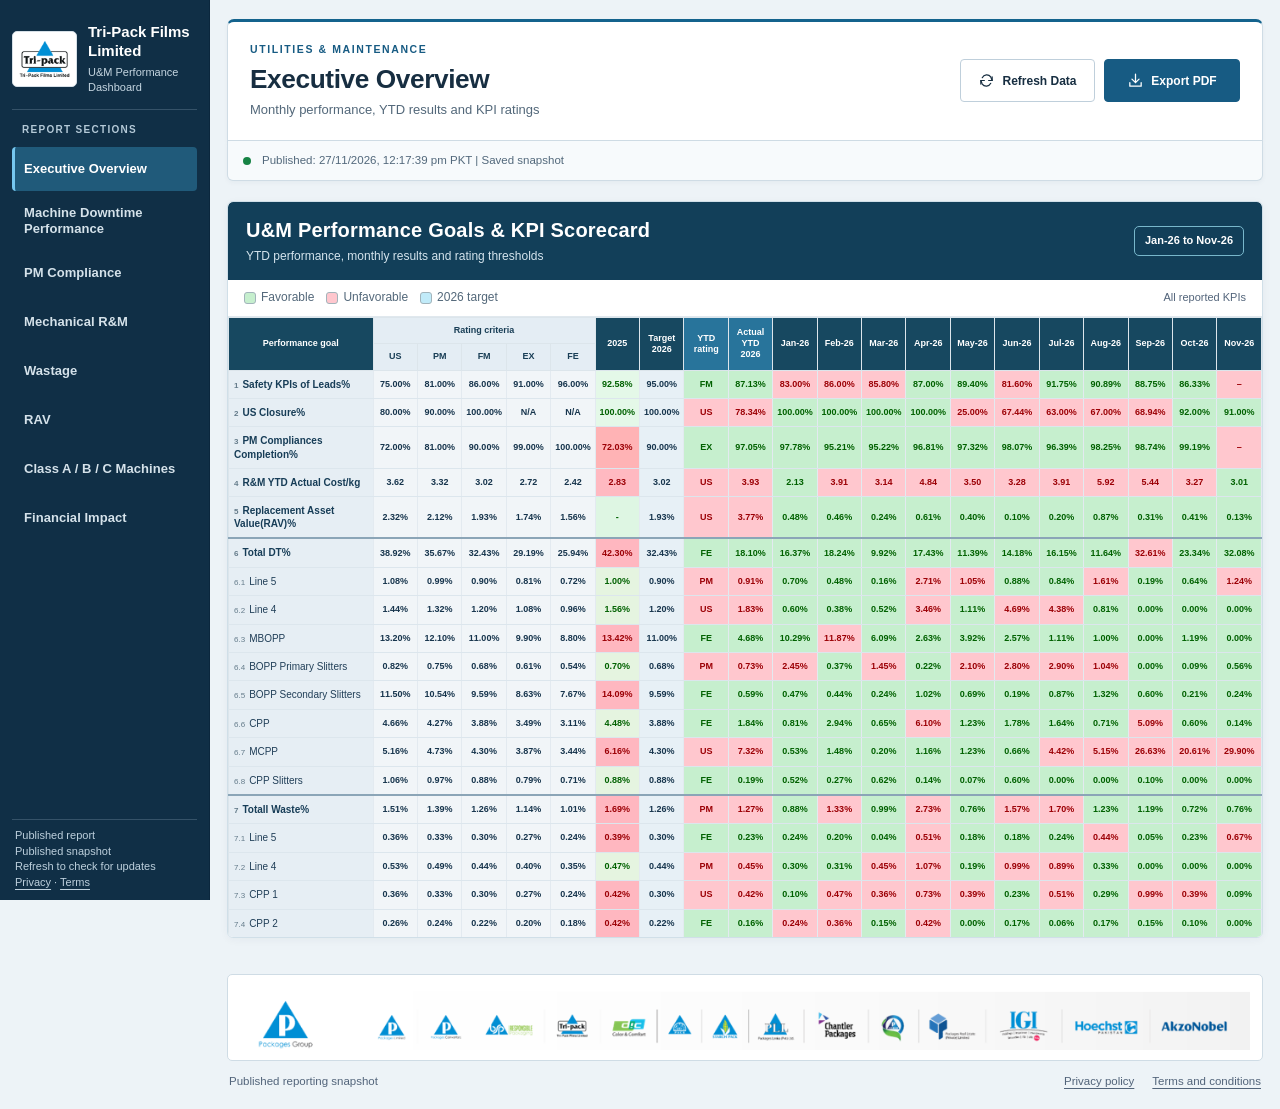
<file: docs/index.html>
<!doctype html>
<html lang="en"><head><meta charset="utf-8"><meta name="viewport" content="width=device-width,initial-scale=1"><title>U&M Performance Dashboard</title>
<meta name="dashboard-release" content="V32-Final">
<link rel="icon" type="image/png" href="./tripack-favicon.png">
<script src="./vendor/chart.js/chart.umd.js"></script>
<style>
:root{--bg:#f3f6fb;--panel:#fff;--ink:#17243a;--muted:#728097;--line:#e5eaf2;--nav:#10233f;--blue:#2563eb;--cyan:#0ea5a4;--green:#15803d;--greenbg:#e8f7ed;--red:#b91c1c;--redbg:#feecec;--amber:#a16207;--amberbg:#fff7df;--shadow:0 8px 28px rgba(23,36,58,.06)}*{box-sizing:border-box}body{margin:0;background:var(--bg);font-family:Inter,Segoe UI,Arial,sans-serif;color:var(--ink)}.shell{display:flex;min-height:100vh}.sidebar{width:248px;background:var(--nav);color:#fff;padding:24px 16px;position:fixed;inset:0 auto 0 0;display:flex;flex-direction:column;z-index:4}.brand{font-weight:800;font-size:18px;letter-spacing:.3px;padding:5px 12px 24px}.brand small{display:block;color:#a9bbd4;font-weight:500;font-size:11px;margin-top:6px;letter-spacing:1.2px}.brandlockup{display:flex;align-items:center;gap:10px}.brandlockup img{width:70px;height:auto;display:block;flex:0 0 auto}.brandtext{min-width:0}.brandtext strong{display:block;font-size:15px;line-height:1.2;color:#fff;font-weight:700}.brandtext small{margin-top:4px;text-transform:none}.nav{display:grid;gap:6px}.nav button{background:transparent;border:0;color:#bdcbe0;text-align:left;padding:12px;border-radius:9px;font-size:13px;cursor:pointer}.nav button:hover,.nav button.active{background:#203b60;color:#fff}.nav button span{display:inline-block;width:25px;opacity:.9}.sidefoot{margin-top:auto;color:#91a5c1;font-size:11px;padding:14px 12px;line-height:1.6}.main{margin-left:248px;width:calc(100% - 248px);padding:28px 32px 48px}.top{display:flex;justify-content:space-between;align-items:flex-start;gap:16px;margin-bottom:24px}.eyebrow{font-size:11px;color:var(--blue);font-weight:800;letter-spacing:1.4px;text-transform:uppercase}.top h1{font-size:26px;margin:6px 0 4px}.sub{font-size:13px;color:var(--muted)}.actions{display:flex;gap:9px;align-items:center}.btn,select{border:1px solid var(--line);background:#fff;border-radius:8px;padding:10px 13px;color:var(--ink);font-size:12px}.btn{cursor:pointer;font-weight:700}.btn.primary{background:var(--blue);border-color:var(--blue);color:#fff}.stamp{font-size:11px;color:var(--muted);text-align:right;margin-top:8px}.grid{display:grid;gap:16px}.cards{grid-template-columns:repeat(4,minmax(0,1fr));margin-bottom:18px}.card,.panel{background:var(--panel);border:1px solid var(--line);border-radius:13px;box-shadow:var(--shadow)}.card{padding:17px 18px}.card .label{font-size:11px;color:var(--muted);font-weight:700;letter-spacing:.5px;text-transform:uppercase}.card .value{font-size:27px;font-weight:800;margin:9px 0 5px;letter-spacing:-.6px}.card .foot{font-size:11px;color:var(--muted)}.panel{padding:19px;margin-bottom:16px}.panelhead{display:flex;align-items:center;justify-content:space-between;gap:12px;margin-bottom:14px}.panel h2{font-size:15px;margin:0}.panel p.hint{font-size:11px;color:var(--muted);margin:5px 0 0}.two{grid-template-columns:1.35fr 1fr}.three{grid-template-columns:repeat(3,minmax(0,1fr))}.class-machine-grid{display:grid;grid-template-columns:repeat(2,minmax(0,1fr));gap:16px}.machine-card{background:#fff;border:1px solid var(--line);border-radius:13px;padding:16px;box-shadow:var(--shadow);min-width:0}.machine-owner{display:flex;align-items:center;gap:12px;margin-bottom:12px}.machine-owner img{width:52px;height:52px;object-fit:cover;border-radius:50%;border:2px solid #e5eaf2}.machine-owner h3{font-size:16px;margin:0 0 4px}.machine-owner p{font-size:11px;color:var(--muted);margin:0}.machine-metrics{display:grid;grid-template-columns:repeat(3,minmax(0,1fr));gap:8px;margin:10px 0 14px}.machine-metric{padding:9px;border-radius:8px;background:#f7f9fc}.machine-metric small{display:block;font-size:9px;color:var(--muted);text-transform:uppercase;font-weight:700}.machine-metric b{display:block;font-size:16px;margin-top:4px}.machine-charts{display:grid;grid-template-columns:1fr;gap:10px}.machine-chart{height:155px;position:relative;border-top:1px solid var(--line);padding-top:8px}.machine-chart h4{font-size:11px;margin:0 0 5px;color:#52627a}.machine-chart canvas{width:100%!important;height:125px!important}@media(max-width:1100px){.class-machine-grid{grid-template-columns:1fr}}.chartbox{height:290px;position:relative}.chartbox.short{height:230px}.tablewrap{overflow:auto;border:1px solid var(--line);border-radius:9px}table{border-collapse:collapse;width:100%;font-size:12px;white-space:nowrap}th{background:#f7f9fc;color:#65748b;text-align:left;font-size:10px;text-transform:uppercase;letter-spacing:.6px;padding:11px 12px;position:sticky;top:0}td{padding:10px 12px;border-top:1px solid #edf0f5}tr:hover td{background:#fafcff}.good{background:var(--greenbg)!important;color:var(--green);font-weight:700}.bad{background:var(--redbg)!important;color:var(--red);font-weight:700}.neutral{background:var(--amberbg)!important;color:var(--amber);font-weight:700}.pill{display:inline-block;border-radius:3px;padding:4px 8px;font-size:10px;font-weight:800}.pill.good{background:var(--greenbg);color:var(--green)}.pill.bad{background:var(--redbg);color:var(--red)}.pill.neutral{background:var(--amberbg);color:var(--amber)}.toolbar{display:flex;gap:10px;align-items:center;flex-wrap:wrap;margin-bottom:14px}.toolbar label{font-size:11px;color:var(--muted);font-weight:700}.toolbar select{min-width:130px}.section{display:none}.section.active{display:block}.empty{padding:30px;border:1px dashed #cbd5e1;border-radius:10px;color:var(--muted);font-size:13px;background:#fafcff}.legend{font-size:11px;color:var(--muted);display:flex;gap:12px}.dot{display:inline-block;width:8px;height:8px;border-radius:50%;margin-right:5px}.note{border-left:3px solid #eab308;background:#fff9e7;padding:12px 14px;border-radius:7px;font-size:12px;color:#775b16;line-height:1.5}.muted{color:var(--muted)}.metricline{display:flex;justify-content:space-between;gap:12px;padding:10px 0;border-bottom:1px solid var(--line);font-size:12px}.metricline:last-child{border:0}.small{font-size:11px;color:var(--muted)}
@media(max-width:1050px){.sidebar{width:205px}.main{margin-left:205px;width:calc(100% - 205px);padding:22px}.cards{grid-template-columns:repeat(2,1fr)}.two,.three{grid-template-columns:1fr}}@media(max-width:700px){.shell{display:block}.sidebar{position:relative;width:100%;height:auto;padding:12px}.brand{padding:6px 8px 12px}.nav{display:flex;overflow:auto}.nav button{white-space:nowrap;padding:9px}.sidefoot{display:none}.main{margin:0;width:100%;padding:18px 13px}.top{display:block}.actions{margin-top:14px}.cards{grid-template-columns:repeat(2,minmax(0,1fr))}.card .value{font-size:22px}}

/* Full preventive maintenance register: fixed machine column, grouped period headings. */
.pm-detail-panel{min-width:0;overflow:hidden;padding:0}.pm-detail-banner{background:#77c1df;color:#102f49;padding:15px 19px;display:flex;align-items:center;justify-content:space-between;gap:12px;flex-wrap:wrap}.pm-detail-banner h2{font-size:16px;font-weight:800;letter-spacing:.25px}.pm-detail-body{padding:16px 19px 18px;min-width:0}.pm-detail-controls{display:flex;align-items:center;justify-content:space-between;gap:12px;flex-wrap:wrap;margin-bottom:12px}.pm-detail-controls .toolbar{margin:0}.pm-detail-controls .legend{flex-wrap:wrap}.pm-detail-scroll{max-height:68vh;overflow:auto;position:relative;overscroll-behavior-x:contain;border:1px solid #aabed0;border-radius:7px;isolation:isolate}.pm-detail-table{border-collapse:separate;border-spacing:0;width:max-content;min-width:100%;white-space:nowrap;font-size:12px;font-variant-numeric:tabular-nums}.pm-detail-table th,.pm-detail-table td{border:0;border-right:1px solid #d4e1ec;border-bottom:1px solid #d4e1ec;padding:9px 10px;box-sizing:border-box;text-align:right;line-height:16px;letter-spacing:0;text-transform:none}.pm-detail-table thead th{position:sticky;z-index:4;text-align:center;font-size:11px;font-weight:700}.pm-detail-table thead tr:first-child th{top:0;height:52px;background:#14548a;color:#fff;vertical-align:middle}.pm-detail-table thead tr:nth-child(2) th{top:52px;height:35px;background:#bed7eb;color:#102f49}.pm-detail-table th.pm-period-group{min-width:222px;border-right:2px solid #8baec9}.pm-detail-table th.pm-period-summary{background:#103a63!important}.pm-detail-table .pm-machine{position:sticky;left:0;min-width:140px;width:140px;text-align:left;z-index:3;border-right:2px solid #8baec9;font-weight:700}.pm-detail-table thead tr:first-child th.pm-machine{z-index:7;background:#bed7eb;color:#102f49;text-align:center}.pm-detail-table tbody th.pm-machine{top:auto;background:#fff;color:#142e45;font-size:12px}.pm-detail-table tbody td{min-width:74px;background:#fff}.pm-detail-table tbody tr:nth-child(even) td,.pm-detail-table tbody tr:nth-child(even) th.pm-machine{background:#f6faff}.pm-detail-table .pm-group-end{border-right:2px solid #8baec9}.pm-detail-table .pm-good{background:#d8f3df!important;color:#086c32;font-weight:800}.pm-detail-table .pm-bad{background:#fce0e0!important;color:#b20d19;font-weight:800}.pm-detail-table .pm-na{background:#eef2f6!important;color:#687a8a;font-weight:600;text-align:center}.pm-detail-table .pm-summary-cell{font-weight:700}.pm-detail-table .pm-remarks{min-width:250px;width:280px;max-width:320px;white-space:normal;text-align:left}.pm-detail-table .pm-total th,.pm-detail-table .pm-total td{position:sticky;top:auto;bottom:0;z-index:5;background:#14548a!important;color:#fff;font-weight:800;border-top:2px solid #103a63;border-bottom:0}.pm-detail-table .pm-total .pm-machine{z-index:8;background:#14548a!important;color:#fff}.pm-detail-table .pm-total td.pm-good{background:#b8ebc8!important;color:#075c2a}.pm-detail-table .pm-total td.pm-bad{background:#f5bfc1!important;color:#a00913}.pm-detail-table .pm-total td.pm-na{background:#dce6ef!important;color:#45596d}.pm-coverage-sub{display:block;font-size:9px;line-height:11px;font-weight:400;margin-top:2px;color:#e3f3ff}.pm-detail-panel .hint{line-height:1.5}.pm-detail-scroll:focus-visible{outline:2px solid #14548a;outline-offset:2px}

/* Executive scorecard: compact two-level heading, Excel-linked status fills. */
#overview .kpi-panel{padding:0;min-width:0;overflow:hidden;border-radius:12px}
.kpi-banner{display:flex;justify-content:space-between;align-items:center;flex-wrap:wrap;gap:12px;padding:18px 20px;background:#064e68;color:white}
.kpi-banner h2{font-size:17px;letter-spacing:.2px;font-weight:800}.kpi-banner p{margin:5px 0 0;font-size:11px;color:#cae5f2}.kpi-period{border:1px solid #78b7cb;padding:6px 10px;border-radius:5px;font-size:11px;font-weight:700;white-space:nowrap}
.kpi-meta{display:flex;justify-content:space-between;align-items:center;gap:10px;flex-wrap:wrap;padding:12px 16px;font-size:11px;color:#52647a}.kpi-meta .legend{flex-wrap:wrap;gap:12px}.kpi-meta .dot{width:12px;height:12px;border:1px solid #a2b4bb;border-radius:3px;vertical-align:middle}
.kpi-scroll{overflow:auto;max-height:74vh;position:relative;isolation:isolate;overscroll-behavior-x:contain;border-block:1px solid #b4c6d4;scrollbar-color:#8bb2c4 #eef4f8}.kpi-scroll:focus-visible{outline:2px solid #0c77a5;outline-offset:-2px}
.kpi-scorecard{border-collapse:separate;border-spacing:0;table-layout:fixed;min-width:1488px;width:100%;font-size:11.5px;white-space:normal;color:#132c3e;font-variant-numeric:tabular-nums}
.kpi-scorecard th,.kpi-scorecard td{box-sizing:border-box;text-transform:none;letter-spacing:0;line-height:1.25;padding:8px 5px;text-align:center;vertical-align:middle;border:0;border-right:1px solid #d5e1e8;border-bottom:1px solid #d5e1e8;font-weight:650}
.kpi-scorecard .kpi-id-col{width:39px}.kpi-scorecard .kpi-goal-col{width:156px}.kpi-scorecard .kpi-criteria-col{width:59px}.kpi-scorecard .kpi-summary-col{width:78px}.kpi-scorecard .kpi-month-col{width:69px}
.kpi-scorecard thead th{position:sticky;z-index:4;background:#034f6b;color:#fff;font-size:11px;font-weight:750}
.kpi-scorecard thead tr:first-child th{top:0;height:39px;border-right-color:#38758a;border-bottom-color:#38758a}.kpi-scorecard thead tr:nth-child(2) th{top:39px;height:33px;background:#e0f0dc;color:#143626}
.kpi-scorecard thead tr:first-child th[rowspan="2"]{height:72px}.kpi-scorecard thead .kpi-ytd-head{background:#51a6e4!important;border-right-color:#327ab1!important}.kpi-scorecard thead .kpi-goal{text-align:left;padding-left:9px}
.kpi-scorecard .kpi-id,.kpi-scorecard .kpi-goal{position:sticky;z-index:3}.kpi-scorecard .kpi-id{left:0}.kpi-scorecard .kpi-goal{left:39px;border-right:2px solid #92b3c9;text-align:left;padding-left:9px;overflow-wrap:anywhere}
.kpi-scorecard thead .kpi-id,.kpi-scorecard thead .kpi-goal{z-index:6}.kpi-scorecard tbody th.kpi-id{top:auto;background:#f0f4f7;color:#183449;font-size:11px}.kpi-scorecard tbody th.kpi-goal{top:auto;background:#7bc5e1;color:#0a293e;font-size:11.5px;font-weight:750}
.kpi-scorecard tbody tr{height:41px}.kpi-scorecard tbody td{background:#fff;color:#142e3e;white-space:nowrap}.kpi-scorecard tbody td.kpi-criteria{background:#d9edf6}.kpi-scorecard tbody td.kpi-target{background:#c1ebf9;color:#10364a;font-weight:750}.kpi-scorecard tbody td.kpi-rating,.kpi-scorecard tbody td.kpi-ytd{font-weight:800}.kpi-scorecard tbody td.kpi-ytd{border-right:2px solid #86aabd}
.kpi-scorecard tbody tr.kpi-dt th.kpi-goal{background:#cbc9f7}.kpi-scorecard tbody tr.kpi-dt td.kpi-criteria{background:#e1e0fb}.kpi-scorecard tbody tr.kpi-waste th.kpi-goal{background:#63afe8}.kpi-scorecard tbody tr.kpi-waste td.kpi-criteria{background:#c9e3f7}.kpi-scorecard tbody tr.kpi-child th.kpi-goal{padding-left:20px}.kpi-scorecard tbody tr.kpi-group-start>*{border-top:2px solid #6e93ac}.kpi-scorecard tbody tr.kpi-group-start th.kpi-goal{font-weight:850}.kpi-scorecard tbody tr:hover td{background:#fff}/* inline workbook styles retain precedence */
.kpi-footer{padding:10px 16px 14px;font-size:11px;color:#64748b;line-height:1.5}.kpi-footer b{color:#3b526b}.kpi-scorecard tbody td.kpi-unreported{color:#718096}
@media(max-width:700px){.kpi-banner{padding:14px}.kpi-scroll{max-height:70vh}.kpi-meta{padding:10px 12px}}
@media print{body:has(#overview.active){background:#fff;-webkit-print-color-adjust:exact;print-color-adjust:exact}body:has(#overview.active) .sidebar,body:has(#overview.active) .actions,body:has(#overview.active) .stamp{display:none}body:has(#overview.active) .main{width:100%;margin:0;padding:0}body:has(#overview.active) .top{margin-bottom:8px}#overview.active .kpi-panel{box-shadow:none;border:0;overflow:visible}#overview.active .kpi-scroll{max-height:none;overflow:visible}#overview.active .kpi-scorecard{min-width:0;width:100%;font-size:8px}#overview.active .kpi-scorecard th,#overview.active .kpi-scorecard td{position:static;padding:4px 2px;font-size:8px}#overview.active .kpi-scorecard col{width:auto}#overview.active .kpi-scorecard .kpi-id-col{width:3%}#overview.active .kpi-scorecard .kpi-goal-col{width:11%}#overview.active .kpi-scorecard tbody tr{height:auto;break-inside:avoid}#overview.active .kpi-scorecard thead{display:table-header-group}}


/* YTD preventive maintenance completion rings: actual job shares, not target ratings. */
.pm-ring-panel{min-width:0}.pm-ring-panel .panelhead{flex-wrap:wrap;align-items:flex-start;gap:12px}.pm-ring-legend{display:flex;align-items:center;flex-wrap:wrap;gap:14px;font-size:12px;color:#42526a}.pm-ring-legend span{display:inline-flex;align-items:center;gap:6px}.pm-ring-legend i{width:11px;height:11px;border-radius:2px;display:inline-block}
.pm-ring-grid{display:grid;grid-template-columns:repeat(4,minmax(0,1fr));gap:12px;margin-top:14px}.pm-ring-item{margin:0;min-width:0;border:1px solid #e0e7ee;border-radius:10px;background:#fff;padding:13px 9px 11px;text-align:center;display:flex;flex-direction:column;align-items:center}.pm-ring-name{font-size:15px;font-weight:750;color:#13243b;margin:0 0 2px;overflow-wrap:anywhere}.pm-ring-svg{display:block;width:100%;max-width:162px;height:auto;margin:5px auto 7px;overflow:visible}.pm-ring-center{fill:#101820;font-size:27px;font-weight:800;font-family:inherit;font-variant-numeric:tabular-nums}.pm-ring-counts{display:flex;justify-content:center;gap:10px;flex-wrap:wrap;font-size:11px;color:#536176;font-variant-numeric:tabular-nums}.pm-ring-counts b{font-size:13px;display:block;color:#18283e}.pm-ring-counts .pm-done b{color:#00863e}.pm-ring-counts .pm-pending b{color:#c90000}.pm-ring-note{font-size:11px;color:#617087;margin:12px 0 0;line-height:1.5}
@media(max-width:1150px){.pm-ring-grid{grid-template-columns:repeat(3,minmax(0,1fr))}}@media(max-width:850px){.pm-ring-grid{grid-template-columns:repeat(2,minmax(0,1fr))}}@media(max-width:360px){.pm-ring-grid{grid-template-columns:1fr}}

/* Professional responsive layout: contained table and plot scrolling, no decorative animation. */
.main,.section,.grid,.panel,.card,.chartbox,.tablewrap{min-width:0}.grid>*{min-width:0}.two{grid-template-columns:minmax(0,1.35fr) minmax(0,1fr)}.chart-scroll{max-width:100%;min-width:0;overflow-x:auto;overscroll-behavior-x:contain}.sidefoot a,.app-footer a{color:inherit;text-decoration:underline;text-underline-offset:3px}.app-footer{display:block;margin-top:18px;color:#52647a;font-size:12px}.app-footer-branding{background:#fff;border:1px solid var(--line);padding:8px 10px;border-radius:4px}.app-footer-branding img{display:block;width:100%;height:auto}.app-footer-links{display:flex;flex-wrap:wrap;gap:12px;align-items:center;padding:10px 2px 0}.btn,select,.nav button,.card,.panel,.pm-ring-item{border-radius:6px}.btn:focus-visible,.nav button:focus-visible,select:focus-visible,a:focus-visible,.chart-scroll:focus-visible{outline:2px solid #0b79b8;outline-offset:2px}.pm-ring-counts span{min-width:0}.pm-ring-counts{gap:8px}.pm-ring-note{overflow-wrap:anywhere}.stamp{overflow-wrap:anywhere}.chartbox canvas{max-width:100%}.panelhead{flex-wrap:wrap}.pm-ring-grid{grid-template-columns:repeat(4,minmax(0,1fr))}
@media(max-width:1150px){.pm-ring-grid{grid-template-columns:repeat(3,minmax(0,1fr))}}
@media(max-width:1050px){.two,.three{grid-template-columns:minmax(0,1fr)}}
@media(max-width:850px){.pm-ring-grid{grid-template-columns:repeat(2,minmax(0,1fr))}}
@media(max-width:700px){.sidebar{padding:12px}.nav{display:grid;grid-template-columns:repeat(2,minmax(0,1fr));gap:5px;overflow:visible}.nav button{white-space:normal;line-height:1.25;min-height:40px;padding:8px 10px;font-size:12px}.main{padding:16px 12px 28px}.top{margin-bottom:14px}.top h1{font-size:23px}.actions{flex-wrap:wrap;gap:8px}.btn,select{min-height:42px;font-size:13px}.stamp{text-align:left;margin:0 0 12px;line-height:1.4}.panel{padding:13px;margin-bottom:12px}.card{padding:12px}.card .label{font-size:10px;line-height:1.3}.card .foot{line-height:1.4}.card .value{font-size:20px;overflow-wrap:anywhere}.grid{gap:10px}.pm-ring-grid{gap:8px}.pm-ring-item{padding:10px 5px}.pm-ring-name{font-size:13px}.pm-ring-svg{max-width:148px}.pm-ring-counts{gap:5px;font-size:10px}.pm-ring-counts b{font-size:12px}.pm-ring-legend{font-size:11px}.pm-detail-panel{padding:0}.pm-detail-body{padding:10px}.pm-detail-banner{padding:12px}.pm-detail-scroll{max-height:65vh}.pm-detail-table .pm-machine{width:106px;min-width:106px;max-width:106px}.pm-detail-table tbody th.pm-machine{white-space:normal;font-size:11px}.kpi-scorecard .kpi-id-col{width:32px}.kpi-scorecard .kpi-goal-col{width:112px}.kpi-scorecard .kpi-goal{left:32px;padding-left:5px}.kpi-scorecard tbody tr.kpi-child th.kpi-goal{padding-left:10px}.kpi-scorecard tbody th.kpi-goal{font-size:10.5px}.kpi-scorecard{min-width:1437px}.chartbox.dense-chart{min-width:var(--mobile-chart-width,500px)}.chartbox{height:265px}.app-footer{font-size:11px}.toolbar select{max-width:100%}}
@media(max-width:359px){.pm-ring-grid{grid-template-columns:minmax(0,1fr)}.pm-ring-svg{max-width:160px}.cards{grid-template-columns:minmax(0,1fr)}.pm-ring-counts{gap:12px;font-size:12px}.pm-ring-counts b{font-size:14px}}


/* V11: shared, restrained internal reporting design across every tab. */
:root{--bg:#f4f6f8;--ink:#162a3b;--muted:#52647a;--line:#cfd9e2;--nav:#12314a;--blue:#125b88;--shadow:none}
body{font-family:Segoe UI,Arial,sans-serif;line-height:1.45;font-variant-numeric:tabular-nums} .sidebar{overflow-y:auto}.brand{letter-spacing:.15px}.nav button{font-weight:600;min-height:44px;border-radius:4px}.nav button.active{background:#245778;border-left:3px solid #8ac3df;padding-left:9px}.nav button:not(.active){border-left:3px solid transparent;padding-left:9px}.card,.panel,.machine-card,.pm-ring-item,.tablewrap,.btn,select,.empty{border-radius:4px;box-shadow:none}.top h1{font-weight:700}.card .label,.card .foot,.small,.panel p.hint,.toolbar label,.legend,.stamp{font-size:12px}.panel h2{font-size:16px}.panel .hint{line-height:1.5}.card .value{line-height:1.2}.stamp{border-bottom:1px solid var(--line);padding:0 0 12px;margin:0 0 18px;text-align:left;line-height:1.5}.stamp[data-error=true]{color:#9c0006;font-weight:600}.panelhead{align-items:flex-start}.legend{flex-wrap:wrap}.tablewrap{max-width:100%;max-height:64vh;overscroll-behavior-x:contain;scrollbar-color:#8ca6b8 #eef2f6}table:not(.kpi-scorecard):not(.pm-detail-table) th{background:#e6eef4;color:#213f58;font-size:12px;text-transform:none;letter-spacing:0;z-index:2}table:not(.kpi-scorecard):not(.pm-detail-table) td{font-size:13px}table:not(.kpi-scorecard):not(.pm-detail-table) td:first-child,table:not(.kpi-scorecard):not(.pm-detail-table) th:first-child{position:sticky;left:0;background:#fff;z-index:1;box-shadow:1px 0 #cfd9e2}table:not(.kpi-scorecard):not(.pm-detail-table) th:first-child{background:#e6eef4;z-index:3} .chart-scroll{overflow-x:auto;scrollbar-color:#8ca6b8 #eef2f6}.chart-scroll:focus-visible,.tablewrap:focus-visible{outline:2px solid #125b88;outline-offset:2px}.chartbox{max-width:none}.chartbox.dense-chart{min-width:var(--chart-width,520px)}.chartbox.chart-compact{height:190px}.machine-chart{height:auto;min-width:0}.machine-chart canvas{height:auto!important}.machine-metric{border-radius:4px}.machine-owner img{border-radius:4px}.machine-metrics{grid-template-columns:repeat(3,minmax(0,1fr))}.machine-metric small{font-size:11px;white-space:normal}.machine-metric b{font-size:15px;overflow-wrap:anywhere}.chart-fallback{border:1px solid #cfd9e2;padding:10px;margin:8px 0;background:#f7fafc}.chart-fallback p{font-size:12px;margin:0 0 8px;color:#52647a}.chart-scroll[hidden],.chartbox[hidden]{display:none!important}.source-note{font-size:12px;color:#52647a;line-height:1.5}.mobile-guide{display:none}
@media(max-width:1050px){.sidebar{width:205px}.main{margin-left:205px;width:calc(100% - 205px)}}
@media(max-width:700px){.sidebar{position:relative;width:100%;padding:12px 14px}.main{margin:0;width:100%;padding:14px 12px 26px}.nav button{min-height:44px;font-size:13px}.nav button.active{padding-left:7px}.nav button:not(.active){padding-left:7px}.top h1{font-size:23px}.top .sub{font-size:13px}.toolbar{display:grid;grid-template-columns:minmax(0,1fr);gap:6px}.toolbar select{min-width:0;width:100%;font-size:14px;min-height:44px}.actions .btn{min-height:44px;font-size:13px}.panel h2{font-size:15px}.panel .hint,.card .foot,.small,.source-note,.stamp{font-size:12px}.card .label{font-size:11px}.card .value{font-size:21px}.pm-ring-name{font-size:14px}.pm-ring-counts{font-size:11px}.pm-ring-counts b{font-size:13px}.machine-metric small{font-size:10px}.machine-metric b{font-size:14px}.machine-card{padding:12px}.machine-metrics{gap:4px}.machine-metric{padding:6px}.mobile-guide{display:block;font-size:12px;color:#52647a;margin:0 0 12px}.chartbox.dense-chart{min-width:var(--chart-width,520px)}.chartbox{height:280px}.chartbox.chart-compact{height:190px}.kpi-scorecard tbody th.kpi-goal{font-size:11.5px}.kpi-scorecard th,.kpi-scorecard td{font-size:11.5px}.pm-detail-table tbody th.pm-machine{font-size:12px}.tablewrap{max-height:62vh}.app-footer{font-size:12px}}
@media(max-width:359px){.machine-metrics{grid-template-columns:1fr}.pm-ring-grid,.cards{grid-template-columns:1fr}.card .value{font-size:23px}}
@media print{.sidebar,.actions,.app-footer,.mobile-guide{display:none!important}.main{width:100%;margin:0;padding:0}.tablewrap,.chart-scroll,.kpi-scroll,.pm-detail-scroll{max-height:none;overflow:visible}.panel,.card{box-shadow:none}.section.active{display:block}.stamp{font-size:10px}}


.mobile-nav{display:none}.machine-chart canvas{height:100%!important}.mobile-nav label{font-size:12px;color:#dceaf2;font-weight:600}.mobile-nav select{display:block;width:100%;background:white;color:#162a3b;margin-top:5px;font-size:14px;min-height:44px;border-radius:4px}
@media(max-width:700px){.sidebar .nav{display:none}.mobile-nav{display:block}.sidebar .brand{padding:2px 0 9px}.sidebar{padding:12px 14px 14px}.brandlockup{gap:8px}.brandlockup img{width:58px}.brandtext strong{font-size:14px}.brand small{margin-top:2px}.top h1{margin-top:2px}.stamp{margin-bottom:10px}.mobile-guide{margin-bottom:9px}.app-footer-branding{padding:6px 8px}.app-footer-links{gap:8px;padding-top:8px}}

/* V12: current-month machine reliability, actual downtime tables and RCA. */
.class-toolbar{justify-content:flex-start;align-items:center}.current-period-label{font-size:13px;color:#25465f;margin-left:auto;padding:9px 0}.class-machine-grid{align-items:start;grid-template-columns:repeat(2,minmax(0,1fr));}.machine-card.has-current-details{grid-column:1/-1}.machine-card{min-width:0}.machine-metric b{overflow-wrap:anywhere}.machine-metric small{line-height:1.35}.machine-metric b.neutral{font-size:13px}.current-dt,.current-rca{border-top:1px solid #dbe5ed;padding-top:16px;margin-top:17px;min-width:0}.detail-heading{display:flex;flex-wrap:wrap;align-items:baseline;gap:7px 14px;justify-content:space-between;margin-bottom:12px}.detail-heading h4,.pareto-panel h4{margin:0;font-size:14px;color:#173b54}.detail-heading span{font-size:12px;color:#617489}.dt-detail-grid{display:grid;grid-template-columns:minmax(0,1.15fr) minmax(0,1fr);gap:16px;align-items:start}.dt-register,.pareto-panel{min-width:0}.dt-register table{min-width:425px;white-space:normal}.dt-register th{background:#125272;color:#fff;font-size:11px;text-transform:none;letter-spacing:0;position:static}.dt-register td{font-size:12px;line-height:1.45;vertical-align:top}.dt-register td:nth-child(2){min-width:180px;max-width:360px;white-space:normal;overflow-wrap:anywhere}.dt-register td:not(:nth-child(2)){font-variant-numeric:tabular-nums}.dt-register tbody tr:last-child td{background:#e0ebf2;color:#153c53}.pareto-panel{border:1px solid #dbe5ed;border-radius:6px;padding:12px;min-width:0}.pareto-scroll{width:100%;overflow-x:auto;margin-top:8px}.pareto-svg{display:block;width:100%;height:auto;max-height:300px}.pareto-legend{display:flex;gap:13px;flex-wrap:wrap;font-size:11px;color:#52627a;justify-content:center;margin-top:7px}.pareto-legend i{display:inline-block;width:12px;height:9px;background:#165b85;margin-right:3px}.pareto-legend span:nth-child(2) i{height:3px;background:#b8860b;vertical-align:middle}.rca-investigations{display:grid;grid-template-columns:repeat(3,minmax(0,1fr));gap:12px;align-items:start}.rca-investigation{min-width:0;border:1px solid #d6e1e9;border-radius:6px;overflow:hidden;background:#fff}.rca-investigation:only-child{grid-column:1/-1}.rca-investigation header{display:flex;justify-content:space-between;flex-wrap:wrap;gap:6px;background:#125272;color:#fff;padding:11px 13px;font-size:12px}.rca-health{font-size:11px;font-weight:500}.rca-investigation h5{font-size:13px;line-height:1.5;margin:13px 13px 8px;overflow-wrap:anywhere}.rca-duration{font-size:11px;color:#65748b;margin:0 13px 10px}.rca-investigation dl{margin:0;padding:0 13px 12px}.rca-investigation dl div{border-top:1px solid #e5ebf0;padding:10px 0 0;margin:8px 0}.rca-investigation dt{font-size:11px;font-weight:700;color:#125272;margin-bottom:4px}.rca-investigation dd{margin:0;font-size:12px;line-height:1.55;white-space:pre-wrap;overflow-wrap:anywhere}.source-note{overflow-wrap:anywhere}#rcaLogContent[hidden]{display:none!important}
@media(max-width:1200px){.dt-detail-grid{grid-template-columns:minmax(0,1fr)}.rca-investigations{grid-template-columns:repeat(2,minmax(0,1fr))}}@media(max-width:768px){.class-machine-grid,.rca-investigations{grid-template-columns:minmax(0,1fr)}.current-period-label{margin-left:0}.machine-card{padding:12px}.machine-metrics{gap:5px}.machine-metric{padding:7px}.machine-metric b{font-size:15px}.detail-heading{display:block}.detail-heading span{display:block;margin-top:5px}.pareto-panel{padding:8px}.rca-investigation header{padding:10px}.dt-register td{padding:9px}}
/* V13: one independently readable row per Why and action. */
.rca-field-table{width:100%;table-layout:fixed;border-collapse:collapse;white-space:normal;font-size:13px}.rca-field-table th,.rca-field-table td{position:static;vertical-align:top;text-align:left;line-height:1.5;border-top:1px solid #dce6ee;padding:10px 12px;white-space:pre-wrap;overflow-wrap:anywhere}.rca-field-table th{width:34%;background:#edf4f8;color:#125272;letter-spacing:0;text-transform:none;font-size:12px;font-weight:700;border-right:1px solid #dce6ee}.rca-field-table td{background:#fff;color:#17243a}.rca-field-table tr:hover td{background:#fff}.rca-field-table tr:nth-child(even) td,.rca-field-table tr:nth-child(even):hover td{background:#f8fafc}@media(max-width:480px){.rca-field-table th,.rca-field-table td{padding:9px 8px}.rca-field-table th{width:36%;font-size:12px}.rca-field-table td{font-size:13px}}

/* V15: machine-specific trends, fixed rating labels and side-by-side MTBF bars. */
#classes .class-machine-grid{grid-template-columns:minmax(0,1fr)}
.class-performance{border-top:1px solid #d5e0e8;padding-top:12px;margin:12px 0;min-width:0}
.class-performance-header{display:flex;justify-content:space-between;align-items:baseline;gap:8px;flex-wrap:wrap;margin-bottom:8px}.class-performance-header h4{font-size:14px;margin:0;color:#17354d}.class-performance-header span{font-size:11px;color:#52647a}
.class-perf-charts{display:grid;grid-template-columns:minmax(0,1fr);gap:12px}.class-perf-chart{min-width:0;border:1px solid #d5e0e8;padding:10px 12px;border-radius:4px;background:#fff}.class-perf-chart header{display:flex;justify-content:space-between;align-items:flex-start;gap:10px;margin-bottom:5px}.class-perf-chart h5{margin:0;font-size:14px;color:#17354d}.class-rating{font-size:11px;font-weight:700;padding:5px 8px;border:1px solid #cfd9e2;border-radius:3px;text-align:right;line-height:1.3;flex-shrink:0;max-width:55%}.class-rating.good{background:#e8f7ed;color:#116837}.class-rating.bad{background:#feecec;color:#a51b1b}.class-rating.partial{background:#fff4d9;color:#785006}.class-rating.neutral{background:#edf2f7;color:#52647a}.class-rating small{display:block;font-size:10px;font-weight:500}.class-plot{overflow-x:auto;max-width:100%;min-width:0;overscroll-behavior-x:contain}.class-plot svg{display:block;width:100%;height:auto;max-height:300px}.class-plot:focus-visible{outline:2px solid #125b88;outline-offset:2px}.class-perf-legend{display:flex;flex-wrap:wrap;gap:8px 13px;font-size:11px;color:#52647a;margin-top:6px}.class-perf-legend span{display:inline-flex;align-items:center;gap:5px}.class-perf-legend i{display:inline-block;width:11px;height:11px;border:1px solid #8296a8}.class-perf-chart p{margin:6px 0 0;font-size:11px;color:#52647a}.class-swipe-hint{display:none}
@media(max-width:700px){.class-swipe-hint{display:block;font-size:11px;color:#52647a;margin:3px 0 6px}.class-perf-chart{padding:8px}.class-perf-chart header{gap:6px}.class-perf-chart h5{font-size:13px}.class-plot svg{max-height:none}.class-rating{font-size:10px}.class-perf-legend{font-size:10px}}
/* V16: source-linked wastage charts and a compact comparison table. */
.waste-panel{margin-bottom:16px}.waste-graphs{display:grid;grid-template-columns:minmax(0,1fr);gap:14px;margin-top:12px}.waste-graphs .class-perf-chart{padding:14px 12px}.waste-graphs .class-perf-chart h5{font-size:16px}.waste-graphs .waste-total{border-top:3px solid #125272}.waste-legend{margin-top:0;padding:4px 0 6px}.waste-graphs .class-plot svg{max-height:none}.waste-subtitle{margin-top:3px;font-size:11px;color:#52647a}.waste-graphs .class-perf-chart p{margin:6px 0 0}.waste-chart-source{font-size:11px;color:#52647a}
@media(max-width:700px){.waste-graphs .class-perf-chart{padding:10px 8px}.waste-graphs .class-perf-chart h5{font-size:14px}.waste-legend{gap:7px 11px}.waste-graphs .class-perf-chart header{flex-wrap:wrap}.waste-graphs .class-rating{max-width:none}.waste-graphs .class-plot{scrollbar-width:auto}}

/* V17: financial-impact register with workbook-derived styles and hidden ranges. */
.fi-panel{min-width:0;overflow:hidden}.fi-panelhead{align-items:flex-start;flex-wrap:wrap;gap:10px}.fi-panelhead h2{margin:0}.fi-subtitle{font-size:12px;color:#52647a;margin:4px 0 0}.fi-view{display:flex;align-items:center;gap:8px;font-size:12px;color:#52647a;flex-wrap:wrap}.fi-view select{max-width:100%;border-radius:4px}.fi-legend{display:flex;flex-wrap:wrap;align-items:center;gap:8px 16px;margin:0 0 12px;font-size:11px;color:#52647a}.fi-legend span{display:inline-flex;gap:6px;align-items:center}.fi-legend i{display:inline-block;width:12px;height:12px;border:1px solid}.fi-scroll{max-width:100%;max-height:75vh;overflow:auto;overscroll-behavior:contain;border:1px solid #aab8c4;scrollbar-width:auto;border-radius:0}.fi-scroll:focus-visible{outline:2px solid #125b88;outline-offset:2px}.fi-table{--fi-id:44px;--fi-goal:222px;--fi-period:81px;border-collapse:separate;border-spacing:0;table-layout:fixed;width:max-content;min-width:0;font-size:12px;font-variant-numeric:tabular-nums}.fi-table col.fi-id-width{width:var(--fi-id)}.fi-table col.fi-goal-width{width:var(--fi-goal)}.fi-table col.fi-period-width{width:var(--fi-period)}.fi-table th,.fi-table td{padding:10px 7px;line-height:1.35;letter-spacing:0;text-transform:none;vertical-align:middle;border:0;border-right:1px solid rgba(86,103,122,.26);border-bottom:1px solid rgba(86,103,122,.26);font-size:12px;white-space:normal;overflow-wrap:anywhere}.fi-table td{text-align:right;white-space:nowrap}.fi-table th{text-align:center}.fi-table thead th{position:sticky;z-index:3;top:0}.fi-table thead .fi-unit{height:32px;padding:6px 7px}.fi-table thead tr:nth-child(2) th{top:32px;height:36px;white-space:nowrap}.fi-table .fi-id,.fi-table .fi-goal{position:sticky;z-index:2}.fi-table .fi-id{left:0;width:var(--fi-id);text-align:center}.fi-table .fi-goal{left:var(--fi-id);width:var(--fi-goal);text-align:left;border-right:2px solid #96a9bc}.fi-table thead .fi-id,.fi-table thead .fi-goal{z-index:5}.fi-table tbody th.fi-id,.fi-table tbody th.fi-goal{top:auto}.fi-table .fi-child .fi-goal{padding-left:21px}.fi-table .fi-group-start>*{border-top:1.5px solid #75899c}.fi-table .fi-total>*{border-top:2px solid #75899c;border-bottom:2px solid #75899c;font-weight:750}.fi-table .fi-summary{border-right:2px solid #8d9eb0}.fi-table .fi-ytd{font-weight:800}.fi-table td[data-error="true"]{text-decoration:underline dotted;text-underline-offset:3px}.fi-foot{font-size:11.5px;color:#52647a;line-height:1.55;margin:12px 0 0;overflow-wrap:anywhere}
@media(max-width:700px){.fi-panel{padding:12px 8px}.fi-panelhead{display:grid;grid-template-columns:minmax(0,1fr)}.fi-view{display:grid;grid-template-columns:minmax(0,1fr);gap:4px}.fi-view select{width:100%;min-height:44px}.fi-table{--fi-id:35px;--fi-goal:128px;--fi-period:78px;font-size:12px}.fi-table th,.fi-table td{padding:9px 5px;font-size:11.5px}.fi-table .fi-child .fi-goal{padding-left:12px}.fi-table .fi-goal{overflow-wrap:normal}.fi-table thead .fi-goal{overflow-wrap:anywhere}.fi-scroll{max-height:70vh}.fi-legend{gap:6px 10px}.fi-legend span:last-child{flex-basis:100%}}
@media print{body:has(#fi.active) .sidebar,body:has(#fi.active) .actions,body:has(#fi.active) .stamp,body:has(#fi.active) .fi-view{display:none}body:has(#fi.active) .main{width:100%;margin:0;padding:0}.fi-scroll{max-height:none;overflow:visible}.fi-table{min-width:0;width:100%!important;--fi-id:26px;--fi-goal:150px;--fi-period:auto;font-size:9px;-webkit-print-color-adjust:exact;print-color-adjust:exact}.fi-table th,.fi-table td{position:static!important;font-size:9px;padding:5px 3px}}

/* V18: standalone RAV register, matching the blue Excel reference. */
.rav-panel{min-width:0;overflow:hidden;margin-bottom:16px}.rav-panelhead{margin-bottom:12px}.rav-scroll{max-width:100%;max-height:72vh;overflow:auto;border:1px solid #b8c7d7;overscroll-behavior:contain;scrollbar-width:auto}.rav-scroll:focus-visible{outline:2px solid #125b88;outline-offset:2px}.rav-table{--rav-machine:126px;--rav-month:80px;--rav-ytd:109px;--rav-caption-h:38px;width:100%;border-collapse:separate;border-spacing:0;table-layout:fixed;font-variant-numeric:tabular-nums;color:#17243a;font-size:13px}.rav-banner{background:#2f75b5;color:white;font-size:17px;font-weight:700;font-style:italic;text-align:center;padding:9px 12px;height:38px;line-height:20px;box-sizing:border-box;white-space:nowrap}.rav-table th,.rav-table td{padding:10px 9px;border-bottom:1px solid #e3eaf1;white-space:nowrap;text-align:right}.rav-table thead th{position:sticky;top:0;z-index:2;background:#d9e2f3;font-weight:700;font-style:italic;text-align:center;color:#17243a}.rav-table .rav-machine-col{width:var(--rav-machine)}.rav-table .rav-month-col{width:var(--rav-month)}.rav-table .rav-ytd-col{width:var(--rav-ytd)}.rav-table .rav-machine{position:sticky;left:0;text-align:left;border-right:1px solid #9db2c5;z-index:1;font-weight:600;background:#fff}.rav-table tbody td{background:#fff}.rav-table tbody tr:nth-child(even) td,.rav-table tbody tr:nth-child(even) .rav-machine{background:#f3f7fb}.rav-table thead .rav-machine{z-index:3;background:#d9e2f3;text-align:center}.rav-table tbody td.rav-ytd{background:#e4edf6;font-weight:700;border-left:1px solid #b4c5d6}.rav-table thead .rav-ytd{background:#c9d9ea;border-left:1px solid #b4c5d6}.rav-warning{color:#8b4500;background:#fff5df;border:1px solid #e8cc8c;padding:10px 12px;margin-bottom:12px;overflow-wrap:anywhere;font-size:12px}.rav-panel .source-note{margin:9px 0 0}.rav-table tbody td:empty{background-image:none}
@media(max-width:700px){.rav-panel{padding:12px 8px}.rav-table{--rav-machine:94px;--rav-month:77px;--rav-ytd:96px;font-size:12px}.rav-table th,.rav-table td{padding:11px 7px;font-size:12px}.rav-banner{font-size:15px}.rav-scroll{max-height:65vh}}
@media print{.rav-scroll{overflow:visible;max-height:none}.rav-table{min-width:0!important;--rav-machine:100px;--rav-month:auto;--rav-ytd:85px;font-size:9px;print-color-adjust:exact;-webkit-print-color-adjust:exact}.rav-table th,.rav-table td{position:static!important;font-size:9px;padding:5px 3px}}
</style>
<link rel="stylesheet" href="./dashboard-polish.css?v=32">
<style>

/* V32-Final compatible. Responsive full-content layout, no internal scrolling. */
:root {--report-gap:14px}
html,body {max-width:100%;margin:0;scrollbar-width:none;-ms-overflow-style:none}
*::-webkit-scrollbar {display:none!important;width:0!important;height:0!important}
.shell {display:grid;grid-template-columns:248px minmax(0,1fr);align-items:start;max-width:100%}
.sidebar {position:sticky;top:0;inset:auto;top:0;width:100%;height:auto;min-height:100vh;overflow:visible!important;max-width:100%;align-self:start;flex-shrink:0}
.main {width:100%;margin:0;min-width:0;max-width:100%}
@media(min-width:701px) and (max-width:1050px){.shell{grid-template-columns:205px minmax(0,1fr)}}
@media(min-width:701px) and (max-height:790px){.sidebar{position:relative;top:auto;min-height:100vh}.nav{gap:2px}.nav button{min-height:36px;padding-top:8px;padding-bottom:8px}.sidefoot{padding-top:8px}.sidebar .brandlockup{padding-bottom:12px;margin-bottom:10px}}
@media(max-width:700px){.shell{display:block}.sidebar{position:relative;min-height:0;width:100%}.main{width:100%;margin:0}}
.main,.section,.grid,.panel,.machine-card,.chartbox,.chart-scroll,.class-plot,.pareto-scroll,.tablewrap,.kpi-scroll,.pm-detail-scroll,.fi-scroll,.rav-scroll,.app-footer-branding {min-width:0;max-width:100%}
.tablewrap,.kpi-scroll,.pm-detail-scroll,.fi-scroll,.rav-scroll,.chart-scroll,.class-plot,.pareto-scroll,.app-footer-branding,#relTable {overflow:visible!important;height:auto;max-height:none!important;scrollbar-width:none!important;overscroll-behavior:auto!important}
.tablewrap,.kpi-scroll,.pm-detail-scroll,.fi-scroll,.rav-scroll {border:0;border-radius:0}
.chartbox,.chartbox.dense-chart {min-width:0!important;width:100%!important;max-width:100%!important;position:relative}
.chartbox canvas {max-width:100%;min-width:0!important}
.chart-scroll {display:grid;grid-template-columns:minmax(0,1fr);gap:12px}
.chart-scroll[hidden],.chartbox[hidden]{display:none!important}
.chart-scroll .chart-fallback {min-width:0;max-width:100%}
.chart-band-title {font-size:12px;color:#53687a;font-weight:600;padding:4px 0 0;overflow-wrap:anywhere}
.chart-part {min-width:0;max-width:100%;border-top:1px solid #e1e9ef;padding-top:8px}
.chart-part:first-child{border-top:0;padding-top:0}
.reliability-chart-grid,.class-machine-grid,.class-perf-charts,.dt-detail-grid {grid-template-columns:minmax(0,1fr)!important}
.reliability-chart-grid>.panel{margin-bottom:0}
#reliability .rel-chartbox {height:390px}
#pm .grid.two,#rca .grid.two{grid-template-columns:minmax(0,1fr)}
.class-plot,.pareto-scroll{display:grid;grid-template-columns:minmax(0,1fr);gap:7px}
.class-plot svg,.pareto-scroll svg {min-width:0!important;width:100%!important;height:auto!important;max-height:none!important;display:block}
.class-swipe-hint,.wide-view-controls{display:none!important}
.app-footer-branding img {min-width:0!important;max-width:100%;height:auto}
.tablewrap>table,.kpi-report-table,.pm-detail-table,.rav-table,.fi-table,#relTable table,.dt-register table {width:100%!important;min-width:0!important;max-width:100%;table-layout:fixed;border-collapse:collapse;white-space:normal!important}
.tablewrap>table th,.tablewrap>table td,.kpi-report-table th,.kpi-report-table td,.pm-detail-table th,.pm-detail-table td,.rav-table th,.rav-table td,.fi-table th,.fi-table td {position:static!important;white-space:normal!important;overflow-wrap:anywhere;word-break:normal;box-shadow:none!important;min-width:0!important;max-width:none!important;height:auto;text-transform:none;letter-spacing:0;line-height:1.4;padding:9px 7px;font-size:12px;vertical-align:middle}
.tablewrap>table td,.tablewrap>table th{width:auto!important}
.tablewrap>table .pill{white-space:normal;max-width:100%;overflow-wrap:anywhere;line-height:1.3}
.tablewrap>table th:first-child,.tablewrap>table td:first-child {width:auto!important}
.pm-detail-table .pm-machine,.pm-detail-table .pm-remarks,.rav-table .rav-machine,.fi-table .fi-id,.fi-table .fi-goal{width:auto!important;min-width:0!important;max-width:none!important;position:static!important}
.pm-detail-table th.pm-period-group,.pm-detail-table tbody td{min-width:0!important}
.pm-detail-table .pm-total th,.pm-detail-table .pm-total td{position:static!important}
.fi-table col.fi-period-width,.rav-table col.rav-month-col{width:auto!important}
.fi-table th,.fi-table td,.rav-table th,.rav-table td,.pm-detail-table th,.pm-detail-table td{font-size:11.5px;padding:8px 5px}
.report-band {min-width:0;max-width:100%;margin-bottom:16px;border:1px solid #d4dfe7;border-radius:5px;overflow:visible}
.report-band:last-child{margin-bottom:0}
.report-band-heading{padding:9px 12px;font-size:12px;font-weight:700;color:#214660;background:#edf4f8;border-bottom:1px solid #d4dfe7;overflow-wrap:anywhere}
.report-band table{margin:0}
/* Executive overview: purpose-built hierarchy, not an Excel-style matrix. */
.kpi-panel{background:#fff;border:1px solid #d4dfe7;overflow:visible}
.kpi-banner{background:#123f59!important;border-radius:5px 5px 0 0;padding:18px 20px;align-items:center}
.kpi-banner h2{font-size:20px!important;line-height:1.3;color:#fff!important}
.kpi-banner p{font-size:12px;color:#d4e4ed}
.kpi-meta{padding:11px 18px;border-bottom:1px solid #e0e8ee}
.kpi-scroll{padding:18px;isolation:auto}
.kpi-report-section{margin:0 0 22px;min-width:0}
.kpi-report-section:last-child{margin:0}
.kpi-report-heading{margin:0 0 10px;padding:0 0 8px;border-bottom:2px solid #175b83;display:flex;gap:10px;align-items:baseline;flex-wrap:wrap;justify-content:space-between}
.kpi-report-heading h3{margin:0;font-size:16px;color:#153d58;letter-spacing:0}
.kpi-report-heading span{font-size:12px;color:#607589}
.kpi-report-table{border:0;color:#17354d;font-size:12px;line-height:1.4}
.kpi-report-table thead th{background:#173e58!important;color:#fff!important;text-align:center;font-weight:650;line-height:1.4}
.kpi-report-table thead th:first-child{text-align:left}
.kpi-report-table tbody th,.kpi-report-table tbody td{border-bottom:1px solid #dce6ed;border-right:1px solid #e3eaf0;padding:9px 7px}
.kpi-report-table tbody th{text-align:left;font-weight:650;background:#f5f8fa;color:#173d57;overflow-wrap:anywhere}
.kpi-report-table tbody td{text-align:center;background:#fff;font-variant-numeric:tabular-nums;font-weight:550}
.kpi-report-table tbody td.kpi-status-cell{font-weight:750}
.kpi-report-table .kpi-subgoal th{font-weight:500;padding-left:17px;background:#fff}
.kpi-report-table .kpi-group-row th{background:#e4edf3;color:#1b4762;font-size:12px;padding:9px 10px;text-align:left;letter-spacing:.1px;font-weight:750}
.kpi-report-table .kpi-num{font-size:10px;color:#647b8a;display:inline-block;margin-right:6px;white-space:nowrap}
.kpi-report-table .kpi-blank{color:#738594}
.kpi-report-table .kpi-target-neutral{background:#e7f0f6;font-weight:700}
.kpi-report-table .kpi-rating-cell{font-weight:750}
.kpi-report-table .kpi-summary-goal{width:34%}
.kpi-report-table .kpi-month-goal{width:var(--goal-width,24%)}
.rca-field-table th,.rca-field-table td{position:static!important;min-width:0!important;overflow-wrap:anywhere;white-space:pre-wrap}
.dt-register td:nth-child(2){min-width:0!important;max-width:none!important}
@media(max-width:1000px){.rca-investigations{grid-template-columns:minmax(0,1fr)}}
@media(max-width:850px){
 .tablewrap>table.responsive-table{display:block;width:100%;table-layout:auto}
 .responsive-table thead{display:none}
 .responsive-table tbody{display:grid;grid-template-columns:minmax(0,1fr);gap:9px}
 .responsive-table tbody tr{display:grid;grid-template-columns:repeat(2,minmax(0,1fr));border:1px solid #d4dfe7;border-radius:4px;overflow:hidden}
 .responsive-table tbody td{display:block;padding:9px 10px!important;width:auto!important;background:#fff!important;min-width:0;overflow-wrap:anywhere;border-bottom:1px solid #e6edf2}
 .responsive-table tbody td:first-child{grid-column:1/-1;background:#e7eff5!important;color:#173d57;font-weight:700;font-size:13px!important}
 .responsive-table tbody td:not(:first-child)::before{content:attr(data-label);display:block;font-size:10.5px;font-weight:650;color:#53687a;margin-bottom:3px}
 .responsive-table tbody td[data-wide='true']{grid-column:1/-1}
 .kpi-report-table th,.kpi-report-table td{font-size:11px;padding:7px 5px}
 .kpi-scroll{padding:11px}
 .kpi-banner{padding:14px 12px}
 .kpi-banner h2{font-size:17px!important}
 .kpi-meta{padding:10px 12px}
 .kpi-report-table .kpi-num{display:block;margin:0 0 3px}
 .kpi-report-table .kpi-subgoal th{padding-left:7px}
 .kpi-report-table .kpi-summary-goal{width:32%}
 .kpi-report-table .kpi-month-goal{width:var(--goal-width,36%)}
 #reliability .rel-chartbox{height:315px}
 .report-band-heading{font-size:11px;padding:8px}
 .fi-table th,.fi-table td,.rav-table th,.rav-table td,.pm-detail-table th,.pm-detail-table td{padding:7px 4px;font-size:11px}
 .class-perf-chart,.pareto-panel{padding:8px}
 .pm-detail-body{padding:10px}
 .pm-detail-table .pm-coverage-sub{white-space:normal}
 .app-footer-branding{padding:5px}
}
@media(max-width:380px){.kpi-report-table th,.kpi-report-table td{font-size:10px;padding:6px 3px}.kpi-scroll{padding:8px}.pm-detail-table th,.pm-detail-table td{font-size:10.5px;padding:6px 3px}.card .value{font-size:18px}.pm-ring-counts{font-size:10px}}
@media print{.shell{display:block}.sidebar{display:none!important}.main{width:100%;padding:0}.report-band{break-inside:auto}.chart-part,.class-perf-chart,.rca-investigation{break-inside:avoid}.kpi-report-table,.fi-table,.rav-table,.pm-detail-table{print-color-adjust:exact;-webkit-print-color-adjust:exact}}

/* Final wrapping and fit safeguards. */
.fi-table .fi-goal{overflow-wrap:anywhere!important;white-space:normal!important}
@media(max-width:850px){.fi-table .fi-child .fi-goal{padding-left:6px}}
.chartbox canvas{display:block!important;box-sizing:border-box;max-width:100%!important;max-height:100%}
.report-band .responsive-table{width:100%;table-layout:fixed;white-space:normal!important}
.report-band .responsive-table th,.report-band .responsive-table td{white-space:normal!important;overflow-wrap:anywhere!important;word-break:normal;min-width:0!important;position:static!important;text-align:left;padding:9px 10px}
.report-band .responsive-table th:first-child,.report-band .responsive-table td:first-child{width:26%;box-shadow:none!important}
.responsive-table td[data-wide='true']{white-space:normal!important;overflow-wrap:anywhere!important}
@media(max-width:850px){.report-band .responsive-table{display:block}.report-band .responsive-table thead{display:none}.report-band .responsive-table tbody{display:block}.report-band .responsive-table tbody tr{display:block;border:0;border-bottom:1px solid #dce6ed;border-radius:0}.report-band .responsive-table tbody td{width:100%!important;display:block}.report-band .responsive-table tbody td:first-child{width:100%!important}.report-band .responsive-table td[data-wide='true']{white-space:normal!important;overflow-wrap:anywhere!important}.kpi-report-table tbody th,.kpi-report-table tbody td{overflow-wrap:anywhere!important}}

/* Current-month downtime/RCA: report sequence with no inner scrolling. */
.machine-incidents{margin-top:20px;padding-top:17px;border-top:1px solid #d4dfe7;min-width:0;container-type:inline-size}
.machine-incidents .detail-heading{margin-bottom:12px}
.incident-grid{display:grid;grid-template-columns:minmax(0,1fr);align-items:start;gap:14px;min-width:0}
.incident-card{min-width:0;max-width:100%;border:1px solid #c9d9e5;background:#fff;border-radius:5px;overflow:visible!important;break-inside:avoid}
.incident-card .incident-header{display:flex;justify-content:space-between;align-items:flex-start;flex-wrap:wrap;gap:5px 10px;background:#165b85;color:#fff;padding:11px 12px;border-radius:4px 4px 0 0}
.incident-card .incident-header h5{font-size:13px;font-weight:700;line-height:1.35;color:#fff;margin:0;min-width:0;overflow-wrap:anywhere}
.incident-card .incident-header span{font-size:11px;color:#e5f3fd;line-height:1.4;overflow-wrap:anywhere}
.incident-card table{width:100%!important;max-width:100%;min-width:0!important;table-layout:fixed;border-collapse:collapse;white-space:normal!important;font-size:12px}
.incident-card table th,.incident-card table td{position:static!important;min-width:0!important;max-width:none!important;white-space:pre-wrap!important;overflow-wrap:anywhere!important;word-break:normal;vertical-align:top;box-shadow:none!important;border-bottom:1px solid #dce6ee;line-height:1.5;padding:9px 8px;text-transform:none;letter-spacing:0}
.incident-dt-table thead th{background:#e1edf6!important;color:#173d57!important;font-size:11px;text-align:right}
.incident-dt-table thead th:first-child{text-align:left}
.incident-dt-table tbody td{background:#fff!important;color:#17243a;text-align:right}
.incident-dt-table tbody tr:nth-child(even) td{background:#f2f7fb!important}
.incident-dt-table tbody td:first-child{text-align:left}
.incident-dt-table tfoot th,.incident-dt-table tfoot td{background:#dfeaf3!important;color:#173d57!important;font-weight:700;text-align:right}
.incident-dt-table tfoot th{text-align:left}
.dt-rank{color:#647b8a;font-weight:600;margin-right:3px}
.incident-card .incident-problem{padding:10px 12px;background:#e7f1f8;color:#173d57;border-bottom:1px solid #c9d9e5}
.incident-problem strong{font-size:11px;letter-spacing:.2px}.incident-problem p{margin:3px 0 0;font-size:13px;line-height:1.45;font-weight:650;overflow-wrap:anywhere}.incident-problem small{display:block;margin-top:5px;font-size:11px;color:#52647a}
.incident-card .rca-field-table th{width:28%;background:#edf4f8!important;color:#125272!important;font-size:11.5px;text-align:left}
.incident-card .rca-field-table td{width:72%;background:#fff!important;color:#17243a!important;font-size:12px}
.incident-card .rca-field-table tr:nth-child(even) td{background:#f7fafc!important}
.incident-card table tr:last-child>*{border-bottom:0}
.incident-pareto{margin-top:14px;min-width:0;max-width:100%;overflow:visible!important}
@container (min-width:760px){
 .incident-grid.two-columns{grid-template-columns:repeat(2,minmax(0,1fr))}
 .incident-grid.complete-grid .incident-dt{grid-area:1/1/2/2}
 .incident-grid.complete-grid .incident-rca-1{grid-area:2/1/3/2}
 .incident-grid.complete-grid .incident-rca-2{grid-area:1/2/2/3}
 .incident-grid.complete-grid .incident-rca-3{grid-area:2/2/3/3}
 .incident-grid.two-columns:not(.complete-grid) .incident-dt,.incident-grid.two-columns:not(.complete-grid) .incident-rca-1{grid-column:1}
 .incident-grid.two-columns:not(.complete-grid) .incident-rca-2,.incident-grid.two-columns:not(.complete-grid) .incident-rca-3{grid-column:2}
 .incident-grid.two-columns:not(.complete-grid){grid-auto-flow:row dense}
}
@media(max-width:480px){.incident-card .incident-header{padding:10px}.incident-card .incident-problem{padding:9px 10px}.incident-card table th,.incident-card table td{padding:8px 5px;font-size:11.5px}.incident-card .rca-field-table th{width:30%;font-size:11px}.incident-card .rca-field-table td{width:70%;font-size:12px}.incident-card .incident-header h5{font-size:12px}}

/* Equal-sized current-month report cards. */
@container (min-width:760px){
 .incident-grid.two-columns{align-items:stretch}
 .incident-grid.complete-grid{grid-template-rows:repeat(2,1fr)}
 .incident-grid.two-columns .incident-card{display:flex;flex-direction:column;align-self:stretch;min-height:0}
 .incident-grid.two-columns .incident-card .incident-header{flex:0 0 auto;min-height:42px;align-items:center}
 .incident-grid.two-columns .incident-card .incident-problem{flex:0 0 auto}
 .incident-grid.two-columns .incident-card table{flex:1 0 auto;height:auto}
 .incident-grid.two-columns .incident-card table th,.incident-grid.two-columns .incident-card table td{vertical-align:middle}
 .incident-grid.two-columns .incident-card table thead,.incident-grid.two-columns .incident-card table tfoot{height:36px}
 .incident-grid.two-columns .incident-card table tbody{height:100%}
}


/* Pareto categories are full, wrapped descriptions aligned with the bars. */
.pareto-band{min-width:0;width:100%;max-width:100%;padding-bottom:10px}
.pareto-band+.pareto-band{border-top:1px solid #dfe8ef;padding-top:10px}
.pareto-category-labels{display:grid;align-items:start;width:100%;box-sizing:border-box;gap:0;margin-top:-3px}
.pareto-category-label{min-width:0;padding:0 5px;font-size:12px;font-weight:600;color:#243e53;text-align:center;line-height:1.4;white-space:normal;overflow-wrap:anywhere;word-break:normal}
@media(max-width:700px){.pareto-category-label{font-size:11px;padding:0 3px;line-height:1.35}}
</style>

<style>
/* V25: single complete data matrices; compact desktop, intact records on narrow screens. */
.unified-matrix-wrap{padding:0!important;min-width:0;max-width:100%;overflow:visible!important}
.kpi-unified,.fi-unified,.pm-unified,.rav-unified{width:100%!important;table-layout:fixed!important;border-collapse:collapse!important;min-width:0!important;margin:0!important;}
.unified-matrix th,.unified-matrix td{box-shadow:none!important;border:1px solid #dce5eb;vertical-align:middle;text-align:center;position:static!important;min-width:0!important;max-width:none!important;line-height:1.35;font-variant-numeric:tabular-nums}
.unified-matrix tbody td{white-space:nowrap!important;overflow-wrap:normal!important;word-break:normal!important;font-size:clamp(9px,.7vw,12px)!important;padding:8px 2px!important;}
.unified-matrix thead th{font-size:clamp(9px,.73vw,12px)!important;padding:9px 3px!important;white-space:normal!important;overflow-wrap:normal!important;word-break:normal!important;text-align:center!important;}
.unified-matrix .matrix-goal{white-space:normal!important;overflow-wrap:anywhere!important;word-break:normal!important;text-align:left!important;font-size:clamp(10px,.82vw,13px)!important;padding:8px 6px!important;width:auto!important;}
.kpi-unified thead th{background:#174860!important;color:#fff!important;}
.kpi-unified thead .matrix-criteria-head{background:#e4edf4!important;color:#193e56!important;}
.kpi-unified thead .matrix-ytd-head{background:#28749b!important;}
.kpi-unified .kpi-threshold{background:#f1f5f8;}
.kpi-unified .kpi-parent th.matrix-goal{background:#e6eef5;color:#173d57;font-weight:750;}
.kpi-unified .kpi-subgoal th.matrix-goal{background:#f7f9fb;padding-left:10px!important;}
.kpi-unified .matrix-group-start>*{border-top:2px solid #8ba5b7;}
.matrix-ytd{font-weight:750!important;}
.kpi-unified .kpi-num{font-size:9px;margin-right:4px;}
.pm-unified .pm-pair{display:flex;justify-content:space-between;gap:3px;align-items:center;padding:1px 3px;}
.pm-unified .pm-pair small{font-size:9px;color:#53687a;}.pm-unified .pm-pair b{font-size:10px;font-weight:600;}
.pm-unified .pm-comp{display:block;padding:3px 1px;margin-top:3px;font-weight:700;}
.pm-unified .matrix-remarks{white-space:normal!important;overflow-wrap:anywhere!important;font-size:10px!important;text-align:left;}
.pm-unified .pm-total .pm-pair small{color:#e7f1f8;}
.fi-unified tbody .fi-goal{width:auto!important;}
.fi-unified .kpi-num{display:inline-block;margin-right:7px;font-size:10px;font-weight:700;}
.fi-unified tbody .fi-child .matrix-goal{padding-left:15px!important;}
.fi-unified tbody td{font-size:clamp(10px,.82vw,13px)!important;}
/* Same table and same records at narrow widths: field labels travel with their values. */
.matrix-record-view .unified-matrix{display:block!important;table-layout:auto!important;}
.matrix-record-view .unified-matrix colgroup,.matrix-record-view .unified-matrix thead{display:none!important;}
.matrix-record-view .unified-matrix tbody{display:grid!important;gap:10px;grid-template-columns:minmax(0,1fr);}
.matrix-record-view .unified-matrix tr{display:grid!important;grid-template-columns:repeat(auto-fit,minmax(min(78px,100%),1fr));gap:0;border:1px solid #cbd9e3;border-radius:4px;overflow:visible;}
.matrix-record-view .unified-matrix tr .matrix-goal{display:block!important;grid-column:1/-1;min-width:0!important;width:auto!important;background:#e6eef5;color:#173d57;font-size:13px!important;padding:10px 9px!important;border:0;border-bottom:1px solid #cadbe6;}
.matrix-record-view .unified-matrix tr td{display:block!important;text-align:center!important;white-space:normal!important;font-size:12px!important;padding:8px 4px!important;min-width:0!important;width:auto!important;overflow-wrap:anywhere!important;}
.matrix-record-view .unified-matrix tr td::before{content:attr(data-label);display:block;font-weight:650;font-size:10px;line-height:1.3;margin-bottom:4px;opacity:.88;}
.matrix-record-view .unified-matrix tr .matrix-remarks{grid-column:1/-1;text-align:left!important;}
.matrix-record-view .pm-unified .pm-pair{justify-content:center;gap:8px;}
.matrix-record-view .pm-unified .pm-pair b{font-size:12px;}
.matrix-record-view .fi-unified .fi-total .matrix-goal{font-weight:800;}
.incident-card .rca-field-table td{min-height:32px;}.incident-card .rca-field-table tr{min-height:32px;}
@media print{.unified-matrix{print-color-adjust:exact;-webkit-print-color-adjust:exact;}.matrix-record-view .unified-matrix tr{break-inside:avoid;}}
</style>
<style>
/* V25: one PM comparison table, all periods side-by-side, without overflow. */
#pm .pm-month-toolbar{display:flex;align-items:center;gap:10px;flex-wrap:wrap}
#pm .pm-month-toolbar select{width:min(100%,265px);max-width:100%;min-width:0}
#pm .pm-month-toolbar .small{line-height:1.4;overflow-wrap:anywhere}
#pm .pm-detail-banner{background:#174860!important;color:#fff;padding:14px 16px;gap:8px}
#pm .pm-detail-banner h2{color:#fff!important;font-size:16px;line-height:1.35}
#pm .pm-target-label{font-size:12px;color:#fff;font-weight:650;white-space:normal}
#pmDetailTable{container-type:inline-size;overflow:visible!important;max-height:none!important;height:auto!important;border:1px solid #cbd9e3}
#pmDetailTable .pm-compare-table{width:100%!important;min-width:0!important;max-width:100%;table-layout:fixed;border-collapse:collapse;white-space:normal!important;font-variant-numeric:tabular-nums;color:#17354d}
#pmDetailTable .pm-compare-machine-col{width:17%}
#pmDetailTable th,#pmDetailTable td{padding:0!important;position:static!important;min-width:0!important;max-width:none!important;white-space:normal!important;vertical-align:middle;box-shadow:none!important;border:1px solid #d4dfe7;line-height:1.35;text-align:center;overflow-wrap:anywhere}
#pmDetailTable thead th{background:#174860!important;color:#fff!important;font-weight:700;font-size:12px;letter-spacing:0;text-transform:none}
#pmDetailTable thead th:first-child{padding:9px 6px!important;text-align:left}
#pmDetailTable .pm-compare-heading>span{display:block;padding:9px 3px}
#pmDetailTable .pm-compare-ytd{background:#28749b!important}
#pmDetailTable .pm-compare-subheads,#pmDetailTable .pm-compare-values{display:grid;grid-template-columns:repeat(3,minmax(0,1fr));align-items:stretch}
#pmDetailTable .pm-compare-subheads{background:#e6eef4;color:#213f58;border-top:1px solid #cbd9e3;font-size:10.5px}
#pmDetailTable .pm-compare-subheads>span{padding:7px 2px;line-height:1.25;overflow-wrap:anywhere}
#pmDetailTable .pm-compare-value{display:flex;justify-content:center;align-items:center;min-width:0;padding:10px 3px;min-height:37px;font-size:12px;font-weight:500;border-right:1px solid #e0e8ee}
#pmDetailTable .pm-compare-value:last-child{border-right:0}
#pmDetailTable .pm-compare-value b{font-weight:600;line-height:1.3;overflow-wrap:anywhere}
#pmDetailTable .pm-compare-value small{display:none}
#pmDetailTable .pm-compare-value.pm-good{background:#d8f3df!important;color:#086c32}
#pmDetailTable .pm-compare-value.pm-bad{background:#fce0e0!important;color:#b20d19}
#pmDetailTable .pm-compare-value.pm-na{background:#f2f5f7!important;color:#687a8a}
#pmDetailTable tbody th.pm-compare-machine{text-align:left;padding:9px 7px!important;font-size:12px;color:#17354d;background:#f1f5f8!important;font-weight:650}
#pmDetailTable tbody td{background:#fff!important}
#pmDetailTable tbody tr:nth-child(even) td{background:#f7fafc!important}
#pmDetailTable .pm-compare-total th,#pmDetailTable .pm-compare-total td{background:#e4eef5!important;border-top:2px solid #91aabc;color:#17354d;font-weight:750}
#pmDetailTable .pm-compare-total b{font-weight:750}
@container (max-width:800px){
 #pmDetailTable .pm-compare-machine-col{width:23%}
 #pmDetailTable .pm-compare-subheads{display:none}
 #pmDetailTable .pm-compare-values{display:grid;grid-template-columns:minmax(0,1fr)}
 #pmDetailTable .pm-compare-value{padding:5px 3px;min-height:0;flex-direction:column;border-right:0;border-bottom:1px solid #e1e8ee;gap:2px;font-size:11.5px}
 #pmDetailTable .pm-compare-value:last-child{border-bottom:0}
 #pmDetailTable .pm-compare-value small{display:block;font-size:10px;font-weight:550;line-height:1.25;overflow-wrap:anywhere}
 #pmDetailTable tbody th.pm-compare-machine{font-size:11px;padding:7px 4px!important}
 #pmDetailTable thead th{font-size:11px}
}
@media(max-width:700px){#pm .pm-month-toolbar{display:grid;grid-template-columns:minmax(0,1fr);gap:5px}#pm .pm-month-toolbar select{width:100%}#pm .pm-detail-banner{padding:12px 10px}#pm .pm-detail-body{padding:8px}#pm .pm-detail-controls{margin-bottom:9px}}
</style>

<style>
/* V26: permanently accessible navigation, one continuous DT/MTTR/MTBF chart per metric, one RAV matrix. */
@media screen{
 .shell{align-items:start;overflow:visible!important}
 .sidebar{position:sticky!important;top:0!important;inset:auto;top:0!important;min-height:0!important;height:100vh;height:100dvh;max-height:100dvh;align-self:start;overflow:visible!important;padding:clamp(10px,2.4vh,24px) 15px 10px;z-index:20;}
 .sidebar .brandlockup{margin-bottom:clamp(5px,1.4vh,18px);padding-bottom:clamp(7px,1.5vh,18px);flex-shrink:0}
 .sidebar .nav{gap:clamp(2px,.6vh,5px);flex-shrink:0}
 .sidebar .nav button{min-height:clamp(29px,5.5vh,44px);padding:clamp(5px,1vh,10px) 9px;font-size:13px;line-height:1.22}
 .sidebar .sidefoot{flex-shrink:0;font-size:11px;padding:8px 3px 0;line-height:1.4}
 @media(min-width:701px) and (max-height:660px){.sidebar .sidefoot{display:none}.sidebar .nav-caption{padding-bottom:5px}.sidebar .brandlockup{padding-bottom:9px;margin-bottom:8px}.sidebar .brandmark{width:44px;height:39px;flex-basis:44px}.sidebar .brandmark img{width:36px}.sidebar .brandtext small{font-size:10px}.sidebar .nav button{min-height:29px;font-size:12px}}
 @media(min-width:701px) and (max-height:440px){.sidebar .nav,.sidebar .nav-caption{display:none!important}.sidebar .mobile-nav{display:block!important}}
 @media(max-width:700px){.sidebar{width:100%;height:auto;max-height:none;min-height:0!important;padding:8px 12px 10px;box-shadow:0 2px 4px #102f4620}.sidebar .brandlockup{padding:0 0 5px;margin:0 0 4px;border:0}.sidebar .brandmark{width:36px;height:31px;flex-basis:36px}.sidebar .brandmark img{width:30px}.sidebar .brandtext strong{font-size:13px}.sidebar .brandtext small{font-size:10px;margin-top:1px}.sidebar .nav-caption,.sidebar .sidefoot{display:none!important}.sidebar .mobile-nav label{font-size:10px}.sidebar .mobile-nav select{min-height:37px;height:37px;margin-top:3px;font-size:13px;padding:5px 8px}}
 .reliability-chart-grid{grid-template-columns:minmax(0,1fr)!important;gap:14px}
 .reliability-plot{width:100%;min-width:0;max-width:100%;overflow:visible}
 .reliability-plot svg{width:100%;height:auto;display:block;max-width:100%}
 .rel-legend{display:flex;gap:8px 14px;flex-wrap:wrap;align-items:center;color:#52687a;font-size:11px;margin:3px 0 0;line-height:1.35}
 .rel-legend span{display:inline-flex;align-items:center;gap:5px}.rel-legend i{display:inline-block;width:11px;height:11px}.rel-legend .rel-target-key{width:14px;height:3px;background:#002060}
 #ravTable{container-type:inline-size;overflow:visible!important}
 #ravTable .rav-unified{display:table!important;table-layout:fixed!important;width:100%!important;min-width:0!important;max-width:100%!important}
 #ravTable .rav-unified thead{display:table-header-group!important}#ravTable .rav-unified tbody{display:table-row-group!important}#ravTable .rav-unified tr{display:table-row!important}#ravTable .rav-unified th,#ravTable .rav-unified td{display:table-cell!important;white-space:nowrap!important;overflow-wrap:normal!important;word-break:normal!important;padding:9px 2px!important;text-align:center!important;line-height:1.25;font-size:clamp(9px,1.2cqi,13px)!important}
 #ravTable .rav-unified tbody th.rav-machine{text-align:left!important;padding-left:5px!important;font-size:clamp(9px,1.2cqi,13px)!important}
 #ravTable .rav-unified tbody td.rav-ytd{background:#e4edf6!important;color:#173d57;font-weight:750!important;border-left:2px solid #9eb6c8}
 #ravTable .rav-unified thead th.rav-ytd{background:#b9d3e7!important;border-left:2px solid #9eb6c8}
 .rav-compact-value{display:none}.rav-full-value{display:inline}
 @container (max-width:670px){
  #ravTable .rav-full-value{display:none!important}#ravTable .rav-compact-value{display:inline!important}
  #ravTable .rav-unified th,#ravTable .rav-unified td,#ravTable .rav-unified tbody th.rav-machine{font-size:var(--rav-compact-font,9px)!important;padding:7px 0.5px!important;letter-spacing:-.15px}
  #ravTable .rav-unified tbody th.rav-machine{padding-left:2px!important}
 }
}
@media print{.sidebar{display:none!important}.rav-compact-value{display:none!important}.rav-full-value{display:inline!important}.reliability-plot{break-inside:avoid}}
</style>

<style>
/* V27: compact incident tables, content-driven rows, one continuous Pareto. */
.machine-metric b.not-operated{background:#e7edf2!important;color:#52687a;font-size:clamp(11px,1.1vw,15px);font-weight:650;line-height:1.3;overflow-wrap:normal;word-break:normal;}
.machine-incidents{margin-top:14px;padding-top:12px}
.machine-incidents .detail-heading{margin-bottom:8px}
.machine-incidents .detail-heading h4{font-size:14px}
.incident-grid{gap:10px;align-items:start}.incident-column{display:flex;flex-direction:column;gap:10px;min-width:0;align-items:stretch}.incident-column>.incident-card{width:100%;flex:none}
.incident-card .incident-header{padding:6px 9px;min-height:0;gap:3px 7px}
.incident-card .incident-header h5{font-size:12px;line-height:1.3}
.incident-card .incident-header span{font-size:10px;line-height:1.3}
.incident-card .incident-problem{padding:5px 9px}
.incident-problem strong{font-size:10px}
.incident-problem p{font-size:12px;line-height:1.32;margin:2px 0 0}
.incident-problem small{font-size:10px;margin-top:3px}
.incident-card table th,.incident-card table td{font-size:11.5px;line-height:1.35;padding:4px 7px;vertical-align:top;white-space:pre-wrap!important}
.incident-card .incident-dt-table th,.incident-card .incident-dt-table td{padding:5px 7px;vertical-align:middle;font-size:11.5px}
.incident-card .rca-field-table th{width:24%;font-size:11px}
.incident-card .rca-field-table td{width:76%;font-size:11.5px;min-height:0}
.incident-card .rca-field-table tr{min-height:0;height:auto}
.incident-pareto{margin-top:10px;padding:11px}
.incident-pareto h4{margin:0 0 6px}
.incident-pareto .pareto-scroll{display:block;overflow:visible!important}
.incident-pareto .pareto-band{padding:0;margin:0;border:0}
.incident-pareto .pareto-single{display:block;width:100%!important;height:auto!important;min-width:0!important;max-width:100%}
@container (min-width:760px){
 .incident-grid.two-columns{align-items:start;grid-auto-rows:auto}
 .incident-grid.complete-grid{grid-template-rows:auto}
 .incident-grid.two-columns .incident-card{display:flex;flex-direction:column;align-self:stretch;min-height:0}
 .incident-grid.two-columns .incident-card .incident-header{min-height:0;flex:0 0 auto}
 .incident-grid.two-columns .incident-card table{flex:0 0 auto;height:auto}
 .incident-grid.two-columns .incident-card table thead,.incident-grid.two-columns .incident-card table tbody,.incident-grid.two-columns .incident-card table tfoot{height:auto}
 .incident-grid.two-columns .incident-card table th,.incident-grid.two-columns .incident-card table td{vertical-align:top}
 .incident-grid.two-columns .incident-card .incident-dt-table th,.incident-grid.two-columns .incident-card .incident-dt-table td{vertical-align:middle}
}
@media(max-width:480px){.incident-card .incident-header{padding:7px 8px}.incident-card .incident-problem{padding:6px 8px}.incident-card table th,.incident-card table td{padding:5px 4px;line-height:1.4}.incident-card .rca-field-table th{width:28%}.incident-card .rca-field-table td{width:72%}.incident-card .incident-dt-table th,.incident-card .incident-dt-table td{padding:5px 4px}.incident-pareto{padding:8px}}
</style>
<style>
/* V30 final mobile polish. One record / chart stays together, without overflow. */
@media screen and (max-width:700px){
 html:not(.report-mode) .sidebar{padding:8px 12px 9px!important;top:0!important;z-index:30}
 html:not(.report-mode) .sidebar .brandlockup{gap:9px;margin-bottom:5px;padding-bottom:4px}
 html:not(.report-mode) .mobile-nav select{height:44px;font-size:14px;margin-top:3px}
 html:not(.report-mode) .main{padding:12px 10px 22px!important;min-width:0}
 html:not(.report-mode) .top{padding:12px!important;margin-bottom:10px!important;gap:10px}
 html:not(.report-mode) .top h1{font-size:22px;line-height:1.2;overflow-wrap:anywhere}
 html:not(.report-mode) .actions{display:grid;grid-template-columns:repeat(2,minmax(0,1fr));width:100%;gap:8px}
 html:not(.report-mode) .actions .btn{min-width:0!important;width:100%;justify-content:center;min-height:44px;padding:8px 6px;font-size:12px}
 html:not(.report-mode) .panel,html:not(.report-mode) .machine-card{min-width:0;max-width:100%;margin-bottom:10px}
 html:not(.report-mode) .machine-card{padding:10px!important}
 html:not(.report-mode) .machine-owner{align-items:center;gap:10px}
 html:not(.report-mode) .machine-owner p{font-size:12px;overflow-wrap:anywhere}
 html:not(.report-mode) .machine-metric{padding:7px 5px;min-width:0}
 html:not(.report-mode) .machine-metric b{font-size:clamp(11px,3.1vw,15px);line-height:1.25;white-space:normal;overflow-wrap:normal}
 html:not(.report-mode) .machine-metric small{font-size:10px;line-height:1.25}
 html:not(.report-mode) .class-perf-chart{padding:8px!important;min-width:0}
 html:not(.report-mode) .class-perf-chart header,.class-performance-header{flex-wrap:wrap;gap:6px}
 html:not(.report-mode) .class-plot svg{width:100%;height:auto;max-width:100%}
 html:not(.report-mode) .class-perf-legend{gap:5px 10px;font-size:11px;line-height:1.4}
 html:not(.report-mode) .incident-grid{grid-template-columns:minmax(0,1fr)!important}
 html:not(.report-mode) .incident-card .rca-field-table td{overflow-wrap:anywhere;white-space:normal}
 html:not(.report-mode) .matrix-record-view .unified-matrix tr td{font-variant-numeric:tabular-nums}
 html:not(.report-mode) .app-footer-branding{width:100%;min-width:0}
 html:not(.report-mode) .app-footer-branding img{min-width:0!important;width:100%;max-width:100%;height:auto}
}
</style>
<link rel="stylesheet" href="./report-export.css?v=32"><script src="./report-export.js?v=32"></script></head><body><div class="shell"><aside class="sidebar"><div class="brand brandlockup"><span class="brandmark"><img src="./tripack-logo.png" alt="Tri-Pack Films Limited logo" width="39" height="32"></span><div class="brandtext"><strong>Tri-Pack Films Limited</strong><small>U&amp;M Performance Dashboard</small></div></div><div class="nav-caption" aria-hidden="true">REPORT SECTIONS</div><nav class="nav" id="nav" aria-label="Dashboard sections">
<button class="active" data-tab="overview" aria-current="page">Executive Overview</button><button data-tab="reliability">Machine Downtime Performance</button><button data-tab="pm">PM Compliance</button><button data-tab="rm">Mechanical R&M</button><button data-tab="waste">Wastage</button><button data-tab="rav">RAV</button><button data-tab="classes">Class A / B / C Machines</button><button data-tab="fi">Financial Impact</button>
</nav><div class="mobile-nav"><label for="mobileTab">Dashboard section</label><select id="mobileTab"></select></div><div class="sidefoot">Published report<br>Published snapshot<br>Refresh to check for updates<br><a href="./privacy.html">Privacy</a> · <a href="./terms.html">Terms</a></div></aside>
<main class="main"><header class="top"><div class="heading-block"><div class="eyebrow">UTILITIES &amp; MAINTENANCE</div><h1 id="pageTitle">Executive Overview</h1><div class="sub" id="pageSubtitle">Monthly performance, YTD results and KPI ratings</div></div><div class="actions"><button class="btn" id="refreshButton" onclick="refresh()"><svg class="refresh-icon" viewBox="0 0 24 24" width="17" height="17" fill="none" stroke="currentColor" stroke-width="1.7" stroke-linecap="round" stroke-linejoin="round" aria-hidden="true"><path d="M20 7v5h-5M4 17v-5h5"/><path d="M6 8a7 7 0 0 1 12-1l2 5M4 12l2 5a7 7 0 0 0 12-1"/></svg><span id="refreshLabel">Refresh Data</span></button><button class="btn primary" id="exportButton" onclick="downloadReport()"><svg class="export-icon" viewBox="0 0 24 24" width="17" height="17" fill="none" stroke="currentColor" stroke-width="1.8" stroke-linecap="round" stroke-linejoin="round" aria-hidden="true"><path d="M12 3v12m-5-5 5 5 5-5M4 15v5h16v-5"/></svg><span id="exportLabel">Export PDF</span></button></div></header><div class="stamp" id="stamp" role="status" aria-live="polite" data-state="loading">Loading data...</div><div id="exportNotice" role="status" aria-live="polite" hidden></div><p class="mobile-guide">All reporting sections are displayed at the available screen width.</p>
<section class="section active" id="overview"><div class="panel kpi-panel"><div class="kpi-banner"><div><h2 id="kpiScoreTitle">U&amp;M Performance Goals &amp; KPI Scorecard</h2><p>YTD performance, monthly results and rating thresholds</p></div><span class="kpi-period" id="kpiScorePeriod">2026</span></div><div class="kpi-meta"><div class="legend"><span><i class="dot" style="background:#C6EFCE"></i>Favorable</span><span><i class="dot" style="background:#FFC7CE"></i>Unfavorable</span><span><i class="dot" style="background:#c1ebf9"></i>2026 target</span></div><span>All reported KPIs</span></div><div id="kpiScorecard" class="kpi-scroll" role="region" aria-labelledby="kpiScoreTitle" tabindex="0"><div class="empty">Loading KPI scorecard...</div></div></div></section>
<section class="section" id="reliability"><div class="toolbar"><label for="relMonth">Reporting month</label><select id="relMonth" onchange="renderReliability()"></select><label for="machineFilter">Machine</label><select id="machineFilter" onchange="renderReliability()"><option value="all">All machines</option></select></div><div class="grid cards" id="relCards"></div><div class="grid reliability-chart-grid"><div class="panel"><div class="panelhead"><h2>Machine-wise DT% vs Target</h2></div><div class="reliability-plot" id="relDtChart"></div></div><div class="panel"><div class="panelhead"><h2>MTTR vs Target (Hours)</h2></div><div class="reliability-plot" id="relMttrChart"></div></div><div class="panel rel-mtbf-panel"><div class="panelhead"><div><h2>MTBF vs Target (Hours)</h2><p class="hint">Zero downtime with positive available hours is always green.</p></div></div><div class="reliability-plot" id="relMtbfChart"></div></div></div></section>
<section class="section" id="pm">
 <div class="toolbar pm-month-toolbar"><label for="pmPeriod">Reporting month</label><select id="pmPeriod" onchange="renderPM()" aria-label="Select PM reporting month"></select><span id="pmSelectionNote" class="small" role="status"></span></div>
 <div class="grid cards" id="pmCards"></div>
 <div class="panel pm-detail-panel"><div class="pm-detail-banner"><h2 id="pmDetailTitle">PM Compliance | Machine-wise Performance</h2><span id="pmTargetLabel" class="pm-target-label"></span></div>
 <div class="pm-detail-body"><div class="pm-detail-controls"><div class="legend"><span><i class="dot" style="background:#16a34a"></i>At or above target</span><span><i class="dot" style="background:#dc2626"></i>Below target</span><span><i class="dot" style="background:#94a3b8"></i>Not reported / N/A</span></div></div>
 <div class="pm-detail-scroll" id="pmDetailTable" role="region" aria-labelledby="pmDetailTitle"></div><p class="hint" id="pmDetailNote"></p></div></div>
 <div class="panel pm-ring-panel"><div class="panelhead"><div><h2>PM Compliance | YTD 2026 by Machine</h2><p class="hint">Completed and pending preventive maintenance jobs</p></div><div class="pm-ring-legend"><span><i style="background:#00b050"></i>Done jobs</span><span><i style="background:#ff0000"></i>Pending jobs</span></div></div><div class="pm-ring-grid" id="pmYtdRings" aria-label="YTD 2026 machine-wise PM completion"></div><p class="pm-ring-note" id="pmRingNote"></p></div>
</section>
<section class="section" id="rm"><div class="grid cards" id="rmCards"></div><div class="panel" style="margin-bottom:16px"><div class="panelhead"><div><h2>Mechanical R&amp;M Cost (Rs. &rsquo;000) | Monthly &amp; Average Comparison</h2><p class="hint">Monthly actuals and YTD average compared with Avg Budget; gold line shows the monthly linear trend.</p></div></div><div class="chartbox" style="height:350px"><canvas id="rmCostChart" role="img" aria-label="R&amp;M monthly actual costs, average budget, YTD average and 2025 average in rupees thousands, with budget-based colours and a monthly trend line"></canvas></div><div class="legend" style="flex-wrap:wrap;justify-content:center;gap:8px 18px;margin-top:8px" aria-label="R&amp;M cost chart colour key"><span><i class="dot" style="background:linear-gradient(90deg,#005323,#06c75b,#007735)"></i>At or below budget</span><span><i class="dot" style="background:linear-gradient(90deg,#780000,#ff0808,#a90000)"></i>Above budget</span><span><i class="dot" style="background:linear-gradient(90deg,#06345e,#1267b4,#07427e)"></i>Avg Budget</span><span><i class="dot" style="background:linear-gradient(90deg,#24598c,#519ce7,#286db6)"></i>2025 Average*</span><span><i style="display:inline-block;width:16px;border-top:3px solid #b8860b;vertical-align:middle;margin-right:5px"></i>Linear trend</span></div><p class="hint" style="margin-top:8px">* The 2025 average represents actual costs, not budget. Values are shown in Rs. &rsquo;000, rounded to whole thousands; colours use unrounded costs. Grey indicates an unavailable comparison.</p></div><div class="panel" style="margin-bottom:16px"><div class="panelhead"><h2>R&M Cost per Kg vs Budget</h2></div><div class="chartbox" style="height:340px"><canvas id="rmKgChart" role="img" aria-label="Monthly actual and budget R&amp;M cost per kilogram, in rupees"></canvas></div></div></section>
<section class="section" id="waste">
 <div class="grid cards" id="wasteCards"></div>
 <p class="source-note">Total Waste % is the sum of the four line percentages, not a production-weighted plant waste rate. Unreported periods are excluded.</p>
 <div class="panel waste-panel"><div class="panelhead"><div><h2>Gross Wastage Performance</h2><p class="hint">2026 monthly actuals followed by YTD-26, Target-26 and 2025 actual</p></div></div>
 <div class="class-perf-legend waste-legend" aria-label="Waste graph colours"><span><i style="background:#00B050"></i>At / below target</span><span><i style="background:#FF0000"></i>Above target</span><span><i style="background:#002060"></i>Target-26</span><span><i style="background:#DBEFF9"></i>2025 actual</span><span><i style="background:#94a3b8"></i>No target</span></div>
 <div id="wasteGraphs" class="waste-graphs"></div></div>

 </section>
<section class="section" id="rav"><div class="panel rav-panel"><div class="panelhead rav-panelhead"><div><h2>Machine-wise RAV Performance</h2><p class="hint" id="ravPeriod">Monthly and YTD performance</p></div></div><div id="ravWarning" class="rav-warning" hidden></div><div class="rav-banner" id="ravTitle">U&amp;M RAV%</div><div id="ravTable" class="rav-scroll" role="region" aria-label="Machine-wise monthly and YTD RAV percentages"></div></div></section>

<section class="section" id="classes"><div class="toolbar class-toolbar"><label for="classSelect">Machine class</label><select id="classSelect" onchange="renderClasses()"><option value="A">Class A</option><option value="B">Class B</option><option value="C">Class C</option></select><span class="current-period-label">Current month: <strong id="classCurrentMonth"></strong></span></div><div class="grid cards" id="classSummary"></div><div id="classMachineCards" class="class-machine-grid"></div><p class="source-note">Performance trends include reported 2026 months, YTD, Target-26 and 2025. Downtime details and RCA investigations are shown only for the current month when reported.</p></section>

<section class="section" id="fi">
 <div class="panel fi-panel"><div class="panelhead fi-panelhead"><div><h2>U&amp;M Financial Impact</h2><p class="fi-subtitle" id="fiPeriodNote">Rs. million</p></div><div class="fi-view"><label for="fiView">Table view</label><select id="fiView" onchange="renderFI()"><option value="visible">Standard report</option><option value="all">Include hidden rows and periods</option></select></div></div>
 <div class="fi-legend"><span><i style="background:#C6EFCE;border-color:#006100"></i>Gain / favorable</span><span><i style="background:#FFC7CE;border-color:#9C0006"></i>Loss / unfavorable</span></div>
 <div class="tablewrap fi-scroll" id="fiTable" tabindex="0" role="region" aria-label="Financial impact table"></div>
 <p class="fi-foot" id="fiNote"></p>
 </div>
</section>
<footer class="app-footer"><div class="app-footer-branding" tabindex="0" role="region" aria-label="Packages Group company logos"><img src="./group-brand-strip.png" alt="Packages Group and associated company logos" width="1191" height="76"></div><div class="app-footer-links"><span>Published reporting snapshot</span><a href="./privacy.html">Privacy policy</a><a href="./terms.html">Terms and conditions</a></div></footer></main></div>
<script>
let DATA=null,charts={};const $=id=>document.getElementById(id);const fmt=(v,d=2)=>v==null||!Number.isFinite(Number(v))?'-':Number(v).toLocaleString('en-US',{maximumFractionDigits:d,minimumFractionDigits:d});const pct=v=>v==null?'-':(Number(v)*100).toFixed(2)+'%';const esc=s=>String(s??'').replace(/[&<>"']/g,c=>({'&':'&amp;','<':'&lt;','>':'&gt;','"':'&quot;',"'":'&#39;'}[c]));
function cls(v,t,lower=true){if(v==null||t==null)return 'neutral';return (lower?(v<=t):(v>=t))?'good':'bad'}function status(v,t,lower=true){return v==null?'Not reported':t==null?'No target':(lower?(v<=t):(v>=t))?'On target':lower?'Above target':'Below target'}
function table(headers,rows){return '<table class="responsive-table"><thead><tr>'+headers.map(x=>'<th>'+x+'</th>').join('')+'</tr></thead><tbody>'+rows.map(r=>'<tr>'+r.map((x,i)=>'<td data-label="'+esc(headers[i]||'')+'"'+(/description|remarks|details|reason/i.test(headers[i]||'')?' data-wide="true"':'')+'>'+x+'</td>').join('')+'</tr>').join('')+'</tbody></table>'}
function setMatrixMode(wrap,minWidth){wrap.classList.toggle('matrix-record-view',wrap.clientWidth<minWidth);}
function reportWidth(){return REPORT_MODE?Math.floor(document.documentElement.clientWidth):Math.max(220,$(activeTab())?.clientWidth||document.documentElement.clientWidth-36);}
function fitWidth(el,fallback=reportWidth()-48){return Math.max(210,el?.clientWidth||fallback);}
function chunks(items,n){n=Math.max(1,Math.floor(n));let out=[];for(let i=0;i<items.length;i+=n)out.push(items.slice(i,i+n));return out;}
function periodSpan(items,label=x=>x.label){return items.length===1?label(items[0]):label(items[0])+' to '+label(items.at(-1));}
function band(title,html){return `<div class="report-band"><div class="report-band-heading">${esc(title)}</div>${html}</div>`;}
function card(label,value,foot=''){return `<div class="card"><div class="label">${label}</div><div class="value">${value}</div><div class="foot">${foot}</div></div>`}
function destroyCharts(){Object.values(charts).forEach(c=>c.destroy());charts={};}
function chart(id,type,labels,datasets,opts={}){
 if(REPORT_MODE&&(id==='rmCostChart'||id==='rmKgChart')){const canvas=$(id);if(canvas)reportRMChart(id,labels,datasets,canvas.closest('.chartbox'));return;}
 for(const key of Object.keys(charts)){if(key===id||key.startsWith(id+'__')){charts[key].destroy();delete charts[key];}}
 const ctx=$(id);if(!ctx)return;let box=ctx.closest('.chartbox');if(!box){box=document.createElement('div');box.className='chartbox';ctx.before(box);box.appendChild(ctx);}
 const title=ctx.getAttribute('aria-label')||box.closest('.panel')?.querySelector('h2')?.textContent||id;
 ctx.setAttribute('role','img');ctx.setAttribute('aria-label',title);
 if(!box.parentElement.classList.contains('chart-scroll')){const w=document.createElement('div');w.className='chart-scroll';box.before(w);w.appendChild(box);}
 const wrap=box.parentElement;wrap.querySelectorAll('.chart-part,.chart-fallback,.chart-band-title').forEach(x=>x.remove());box.hidden=false;ctx.hidden=false;wrap.hidden=false;
 const width=fitWidth(wrap,reportWidth()-48),isPie=type==='doughnut'||type==='pie',height=box.dataset.reportHeight||String(Math.max(260,box.clientHeight||300));box.dataset.reportHeight=height;box.style.height=height+'px';box.classList.remove('dense-chart');
 const dense=!isPie&&labels.length>6&&width/labels.length<56;if(dense)box.style.height=Math.max(Number(height),350)+'px';
 const sets=labels.length?[labels.map((label,i)=>({label,i}))]:[];if(!sets.length){box.hidden=true;wrap.insertAdjacentHTML('beforeend','<div class="empty chart-fallback">No data reported.</div>');return;}
 const vals=datasets.flatMap(d=>d.data).filter(Number.isFinite),stacked=opts.options?.scales?.y?.stacked,globalMax=stacked?Math.max(0,...labels.map((_,i)=>datasets.reduce((sum,d)=>sum+(Number.isFinite(d.data[i])?d.data[i]:0),0))):Math.max(0,...vals),globalMin=Math.min(0,...vals);
 const slice=(d,g)=>{const next={...d,data:g.map(x=>d.data[x.i]??null)};for(const prop of ['backgroundColor','borderColor','borderWidth','pointBackgroundColor','pointBorderColor','pointRadius'])if(Array.isArray(d[prop]))next[prop]=g.map(x=>d[prop][x.i]);return next;};
 sets.forEach((g,j)=>{const localLabels=g.map(x=>x.label),localDatasets=datasets.map(d=>slice(d,g));let canvas=ctx,container=box;
  if(j>0){const part=document.createElement('div');part.className='chart-part';container=document.createElement('div');container.className='chartbox';container.style.height=height+'px';canvas=document.createElement('canvas');canvas.id=id+'__'+j;canvas.setAttribute('role','img');canvas.setAttribute('aria-label',title+' '+periodSpan(g));container.appendChild(canvas);part.appendChild(container);wrap.appendChild(part);}
  if(sets.length>1){const heading=document.createElement('div');heading.className='chart-band-title';heading.textContent=periodSpan(g);container.before(heading);}
  const showFallback=()=>{container.hidden=true;const f=document.createElement('div');f.className='chart-fallback';f.innerHTML='<p>Chart unavailable. Values are shown below.</p><div class="tablewrap">'+table(['Period / category',...localDatasets.map(d=>esc(d.label||'Value'))],localLabels.map((label,i)=>[esc(label),...localDatasets.map(d=>d.data[i]==null?'Not reported':fmt(d.data[i],2)+(opts.percent?'%':''))]))+'</div>';container.after(f);};
  if(typeof Chart==='undefined'){showFallback();return;}
  const base={responsive:true,maintainAspectRatio:false,animation:false,plugins:{legend:{position:'bottom',labels:{boxWidth:11,font:{size:12}}}},scales:isPie?{}:{x:{grid:{display:false},ticks:{font:{size:11},autoSkip:false,maxRotation:50}},y:{beginAtZero:true,grid:{color:'#e5ebf0'},ticks:{font:{size:11},callback:v=>opts.percent?v+'%':v}}}};
  const options={...base,...opts.options,animation:false};if(!isPie){options.scales={...base.scales,...opts.options?.scales};options.scales.x={...base.scales.x,...options.scales.x,ticks:{...base.scales.x.ticks,...options.scales.x?.ticks,autoSkip:false,...(dense?{minRotation:width<450?85:45,maxRotation:90,font:{size:width<450?9:10}}:{})}};options.scales.y={...base.scales.y,...options.scales.y};if(sets.length>1){options.scales.y.suggestedMax=Math.max(options.scales.y.suggestedMax||0,globalMax*1.12);options.scales.y.suggestedMin=globalMin;}}
  // Each plugin receives the original data offset for correct budget colours and separators.
  const offsetPlugin={id:'reportBandOffset',beforeInit(c){c.$reportOffset=g[0].i;}};
  try{charts[j?id+'__'+j:id]=new Chart(canvas,{type,data:{labels:localLabels,datasets:localDatasets},options,plugins:[offsetPlugin,...(opts.plugins||[])]});}catch(e){console.error('Chart render failed',id,e);showFallback();}
 });
}
function selectedMonth(){return DATA?.latestReliability||DATA?.months?.at(-1)||null;}
function setOptions(id,items,defaultValue){const el=$(id),previous=el.value;const markup=items.map(([v,t])=>`<option value="${esc(v)}">${esc(t)}</option>`).join('');if(el.innerHTML!==markup)el.innerHTML=markup;el.value=items.some(([v])=>v===previous)?previous:defaultValue;}
function init(){if(!DATA)return;const ms=DATA.months||[],opts=[['latest','Latest reported'+(selectedMonth()?' ('+selectedMonth()+')':'')],...ms.map(m=>[m,m])];setOptions('relMonth',opts,'latest');setOptions('machineFilter',[['all','All machines'],...DATA.machines.map(m=>[m.machine,m.machine])],'all');renderActive();}
function periodMonth(id){const v=$(id).value;return v==='latest'||!v?selectedMonth():v;}
function activeTab(){return document.querySelector('#nav button.active')?.dataset.tab||'overview';}
const renderers={overview:()=>renderOverview(),reliability:()=>renderReliability(),pm:()=>renderPM(),rm:()=>renderRM(),waste:()=>renderWaste(),rav:()=>renderRAV(),classes:()=>renderClasses(),fi:()=>renderFI()};
function renderActive(){if(!DATA)return;lastReportWidth=$(activeTab()).clientWidth;destroyCharts();renderers[activeTab()]();}
function renderOverview(){
 const score=DATA.kpiScorecard,wrap=$('kpiScorecard');if(!score?.rows?.length){wrap.innerHTML='<div class="empty">No KPI scorecard data available.</div>';return;}
 const {months,rows}=score;$('kpiScorePeriod').textContent=months.length?months[0]+' to '+months.at(-1):'2026';
 const labels=['US','PM','FM','EX','FE','2025','Target 2026','YTD rating','Actual YTD 2026',...months];
 const valid=c=>/^#[0-9A-F]{6}$/i.test(c||'');
 const cellHTML=(r,i)=>{const c=r.cells[i]||{},v=c.value,label=v==null?'&ndash;':typeof v==='number'?(c.dashZero&&v===0?'-':r.unit==='number'?fmt(v,2):pct(v)):esc(v),css=(valid(c.style?.background)?'background-color:'+c.style.background+';':'')+(valid(c.style?.color)?'color:'+c.style.color+';':'');return `<td data-label="${esc(labels[i])}" data-kpi-cell="${esc(r.id)}:${i}" class="${css?'kpi-status-cell':''} ${i<5?'kpi-threshold':''} ${i===6?'kpi-target-neutral':''} ${i===7?'kpi-rating-cell':''} ${i===8?'matrix-ytd':''} ${v==null?'kpi-blank':''}"${css?' style="'+css+'"':''}>${label}</td>`;};
 const body=rows.map((r,i)=>`<tr class="${Number.isInteger(r.id)?'kpi-parent':'kpi-subgoal'}${i>0&&rows[i-1].group!==r.group?' matrix-group-start':''}"><th scope="row" class="matrix-goal"><span class="kpi-num">${esc(r.id)}</span>${esc(r.name)}</th>${labels.map((_,j)=>cellHTML(r,j)).join('')}</tr>`).join('');
 wrap.classList.add('unified-matrix-wrap');wrap.innerHTML=`<table class="kpi-report-table unified-matrix kpi-unified" aria-label="U&amp;M KPI performance scorecard"><colgroup><col style="width:14%">${labels.map(()=>'<col>').join('')}</colgroup><thead><tr><th scope="col" rowspan="2">Performance goal</th><th scope="colgroup" colspan="5" class="matrix-criteria-head">Rating criteria</th>${labels.slice(5).map((x,i)=>`<th scope="col" rowspan="2" class="${i===2||i===3?'matrix-ytd-head':''}">${esc(x)}</th>`).join('')}</tr><tr>${labels.slice(0,5).map(x=>`<th scope="col" class="matrix-criteria-head">${esc(x)}</th>`).join('')}</tr></thead><tbody>${body}</tbody></table>`;
 // PDF-style matrix on desktop and landscape tablets, readable records on phones.
 const minimumMatrixWidth=Math.max(900,Math.ceil(labels.length*38.5/.86));
 wrap.classList.toggle('matrix-record-view',!REPORT_MODE&&wrap.clientWidth<minimumMatrixWidth);
}
// Native SVG charts keep every selected machine in a single plot; no split or overflow.
function reliabilityChart(id,rows,metric){
 const el=$(id),isDT=metric==='dt',isBF=metric==='mtbf',name=isDT?'DT%':isBF?'MTBF':'MTTR';
 const data=rows.map(x=>{const q=x.cur,noRun=notOperated(q),v=noRun?null:isBF?mtbfDisplay(q):q[metric],t=x.targets?.[metric];return {machine:x.machine,value:Number.isFinite(v)?v*(isDT?100:1):null,target:Number.isFinite(t)?t*(isDT?100:1):null,notOperated:noRun,zero:isBF&&mtbfZeroDowntime(q),color:isBF&&mtbfZeroDowntime(q)?'#00B050':colorFor(v,t,!isBF)};});
 if(!data.length){el.innerHTML='<div class="empty">No machines for this selection.</div>';return;}
 const W=Math.max(220,Math.floor(el.clientWidth||reportWidth()-48)),mobile=W<620,actual=v=>v==null?'N/A':fmt(v,isBF?1:2)+(isDT?'%':''),maxRaw=Math.max(0,...data.flatMap(x=>[x.value??0,x.target??0])),upper=maxRaw>0?maxRaw*1.20:1;
 const labelColor='#203e54',axisColor='#52687a',targetColor='#002060';
 const legend=`<div class="rel-legend"><span><i style="background:#168344"></i>On / better than target</span><span><i style="background:#c62828"></i>Missed target</span><span><i style="background:#a3afba"></i>No target</span><span><i class="rel-target-key"></i>Target</span>${isBF?'<span>Zero DT: available hours shown in green</span>':''}${data.some(d=>d.notOperated)?'<span>No run = Not Operated (0 available hours)</span>':''}</div>`;
 const description=data.map(d=>`${d.machine}: actual ${d.notOperated?'Not Operated':actual(d.value)}, target ${actual(d.target)}${d.zero?', zero downtime with operating hours':''}`).join('; ');
 let svg='';
 if(mobile){
  // On narrow phones retain one continuous machine sequence, with readable horizontal bars.
  const L=Math.min(100,Math.max(67,W*.29)),right=W-6,actualX=right-47,targetX=right-2,R=actualX-37,T=26,rowH=27,H=T+rowH*data.length+16,scale=v=>L+v/upper*Math.max(10,R-L);
  svg=`<svg viewBox="0 0 ${W} ${H}" width="${W}" height="${H}" role="img" aria-label="${esc(name+' by machine. '+description)}"><title>${esc(name+' by machine')}</title><text x="${L}" y="13" font-size="10" fill="${axisColor}">${name}${isDT?'':' (hrs)'}</text><text x="${actualX}" y="13" font-size="10" text-anchor="end" fill="${axisColor}">Actual</text><text x="${targetX}" y="13" font-size="10" text-anchor="end" fill="${targetColor}">Target</text>`;
  data.forEach((d,i)=>{const cy=T+i*rowH+rowH/2;
   svg+=`<g data-machine="${esc(d.machine)}"><title>${esc(d.machine+': Actual '+(d.notOperated?'Not Operated':actual(d.value))+' | Target '+actual(d.target)+(d.zero?' | Zero downtime':''))}</title><line x1="0" x2="${right}" y1="${cy+rowH/2}" y2="${cy+rowH/2}" stroke="#e3eaf0"/><text x="2" y="${cy+3.5}" font-size="10.5" font-weight="600" fill="${labelColor}">${esc(d.machine)}</text><rect x="${L}" y="${cy-5}" width="${Math.max(10,R-L)}" height="10" fill="#f0f4f7"/>`;
   if(d.value!==null)svg+=`<rect data-actual="${d.value}" x="${L}" y="${cy-5}" width="${Math.max(1,scale(d.value)-L)}" height="10" fill="${d.color}"/>`;
   if(d.target!==null)svg+=`<line x1="${scale(d.target)}" x2="${scale(d.target)}" y1="${cy-8}" y2="${cy+8}" stroke="${targetColor}" stroke-width="1.7"/>`;
   svg+=`<text x="${actualX}" y="${cy+3.5}" font-size="10" text-anchor="end" font-weight="600" fill="${d.value===null?axisColor:d.color}">${esc(d.notOperated?'No run':actual(d.value))}</text><text x="${targetX}" y="${cy+3.5}" font-size="10" text-anchor="end" fill="${targetColor}">${esc(actual(d.target))}</text></g>`;
  });
 }else{
  const L=54,R=W-12,T=26,B=234,H=326,step=(R-L)/data.length,barW=Math.min(24,step*.55),y=v=>B-v/upper*(B-T),x=i=>L+(i+.5)*step,small=step<35;
  svg=`<svg viewBox="0 0 ${W} ${H}" width="${W}" height="${H}" role="img" aria-label="${esc(name+' by machine. '+description)}"><title>${esc(name+' by machine')}</title><text x="${L}" y="12" font-size="11" fill="${axisColor}">${isDT?'%':'Hours'}</text>`;
  for(let i=0;i<=4;i++){let v=upper*i/4,yy=y(v);svg+=`<line x1="${L}" x2="${R}" y1="${yy}" y2="${yy}" stroke="#e1e8ee"/><text x="${L-6}" y="${yy+3}" text-anchor="end" fill="${axisColor}" font-size="10">${fmt(v,isDT||!isBF?1:0)}${isDT?'%':''}</text>`;}
  data.forEach((d,i)=>{const xx=x(i),yy=d.value===null?B:y(d.value);svg+=`<g data-machine="${esc(d.machine)}"><title>${esc(d.machine+': Actual '+(d.notOperated?'Not Operated':actual(d.value))+' | Target '+actual(d.target)+(d.zero?' | Zero downtime':''))}</title>`;
   if(d.value!==null)svg+=`<rect data-actual="${d.value}" x="${xx-barW/2}" y="${Math.min(B-1,yy)}" width="${barW}" height="${Math.max(1,B-yy)}" fill="${d.color}"/>`;
   if(d.target!==null){const ty=y(d.target),tw=Math.min(17,step*.68);svg+=`<line data-target="${d.target}" x1="${xx-tw/2}" x2="${xx+tw/2}" y1="${ty}" y2="${ty}" stroke="${targetColor}" stroke-width="2.5" stroke-linecap="round"><title>${esc(d.machine+' target: '+actual(d.target))}</title></line>`;}
   let labelY=yy-5;if(d.target!==null&&Math.abs(y(d.target)-labelY)<9)labelY=Math.min(labelY,y(d.target)-9);
   svg+=d.notOperated?`<text x="${xx}" y="${B-19}" text-anchor="middle" font-size="${small?7.5:8.5}" fill="#64748b" data-operation-state="not-operated" stroke="white" stroke-width="2" paint-order="stroke" aria-label="Not Operated"><tspan x="${xx}">Not</tspan><tspan x="${xx}" dy="10">Operated</tspan></text>`:`<text x="${xx}" y="${Math.max(12,labelY)}" text-anchor="middle" font-size="${d.value===null?9:small?8:10}" font-weight="${d.value===null?400:600}" fill="${d.value===null?'#6a7d8e':labelColor}" stroke="white" stroke-width="2.4" paint-order="stroke">${esc(actual(d.value))}</text>`;
   svg+=`<text transform="translate(${xx+3} ${B+12}) rotate(-63)" text-anchor="end" font-size="${small?9:10.5}" fill="${labelColor}">${esc(d.machine)}</text></g>`;
  });

 }
 el.innerHTML=svg+'</svg>'+legend;
}
function renderReliability(){
 if(!DATA)return;const m=periodMonth('relMonth'),f=$('machineFilter').value,d=DATA.machines.filter(x=>f==='all'||x.machine===f).map(x=>({...x,cur:x.monthly.find(z=>z.month===m)||{}}));
 $('relCards').innerHTML=[card('Machine Count',d.length,'Selected filter'),card('Total DT Hours',fmt(d.some(x=>x.cur.dtHours!=null)?d.reduce((a,x)=>a+(x.cur.dtHours||0),0):null),'Selected month'),card('Average MTTR',fmt(avg(d.map(x=>x.cur.mttr)))+' hrs','Selected month'),card('Average MTBF',fmt(avg(d.map(x=>mtbfDisplay(x.cur))))+' hrs','Available hours substituted when DT = 0')].join('');
 reliabilityChart('relDtChart',d,'dt');reliabilityChart('relMttrChart',d,'mttr');reliabilityChart('relMtbfChart',d,'mtbf');
}
function colorFor(v,t,lower=true){return v==null||t==null?'#a3afba':(lower?v<=t:v>=t)?'#168344':'#c62828';}
function avg(a){let v=a.filter(x=>x!=null&&Number.isFinite(x));return v.length?v.reduce((x,y)=>x+y,0)/v.length:null}
function renderPMDetail(pm,month){
 if(!pm)return;
 const target=pm.target,monthly=pm.monthly.find(m=>m.month===month)||{};
 const groups=[{key:month,label:month,total:monthly},{key:'ytd',label:'YTD-26',total:pm.ytd},{key:'prior',label:'FY 2025',total:pm.prior}];
 const fields=[['planned','Planned'],['executed','Executed'],['compliance','Compliance %']];
 const record=(m,g)=>g.key==='ytd'?m.ytd:g.key==='prior'?m.prior:m.months.find(q=>q.month===g.key)||{};
 const periodCell=(q,g)=>{q=q||{};return `<td class="pm-compare-period" data-period="${esc(g.key)}"><div class="pm-compare-values">${fields.map(([key,label])=>{const value=q[key],missing=value==null,compliance=key==='compliance',shown=missing?(q.explicitNA?.[key]||(compliance&&(q.sourceNA||q.reported&&q.planned===0))?'N/A':'-'):(compliance?pct(value):fmt(value,0));const state=compliance?(missing?'pm-na':target==null?'':value>=target?'pm-good':'pm-bad'):(missing?'pm-na':'');return `<span class="pm-compare-value ${state}" data-field="${key}"><small>${label}</small><b>${esc(shown)}</b></span>`;}).join('')}</div></td>`;};
 const heading=groups.map(g=>`<th scope="col" class="pm-compare-heading ${g.key==='ytd'?'pm-compare-ytd':''}"><span>${esc(g.label)}</span><div class="pm-compare-subheads" aria-hidden="true">${fields.map(([,label])=>`<span>${label}</span>`).join('')}</div></th>`).join('');
 const row=(m,total=false)=>`<tr class="${total?'pm-compare-total':''}"><th scope="row" class="pm-compare-machine">${esc(total?'Total':m.machine)}</th>${groups.map(g=>periodCell(total?g.total:record(m,g),g)).join('')}</tr>`;
 const wrap=$('pmDetailTable');wrap.classList.remove('matrix-record-view','unified-matrix-wrap');
 wrap.innerHTML=`<table class="pm-compare-table" aria-label="Selected month, year-to-date and 2025 preventive maintenance comparison"><colgroup><col class="pm-compare-machine-col"><col><col><col></colgroup><thead><tr><th scope="col">Machine</th>${heading}</tr></thead><tbody>${pm.machines.map(m=>row(m)).join('')}${row({},true)}</tbody></table>`;
 $('pmTargetLabel').textContent=target==null?'Target unavailable':'Target '+pct(target);
 const count=monthly.reportedMachines||0,total=pm.machines.length;
 $('pmDetailNote').textContent=(count===0?month+': PM data not reported.':month+': '+count+' of '+total+' machines reported.')+' YTD-26 includes all reported 2026 months. A dash means not reported.'+(monthly.incompleteMachines?' '+monthly.incompleteMachines+' incomplete or invalid machine records are excluded.':'');
}
function renderPMYtdRings(pm){
 if(!pm)return;
 const items=pm.machines||[], ringEl=$('pmYtdRings');
 // Use unrounded counts for the ring segments; display one decimal to avoid rounding pending jobs to 100%.
 const markup=items.map(m=>{
  const q=m.ytd||{},p=q.planned,e=q.executed;
  const valid=q.reported&&Number.isFinite(p)&&Number.isFinite(e)&&p>0&&e>=0&&e<=p;
  const pending=valid?p-e:null,donePct=valid?100*e/p:null;
  const center=valid?(donePct===100?'100%':donePct===0?'0%':donePct>=99.95||donePct<0.05?donePct.toFixed(2)+'%':donePct.toFixed(1)+'%'):'N/A';
  const detail=valid?`${m.machine}: ${pct(e/p)} done, ${pct(pending/p)} pending; ${e} of ${p} planned jobs executed.`:`${m.machine}: YTD planned and executed job counts are unavailable or invalid.`;
  // SVG pathLength normalizes the circumference to 100. Start at 12 o'clock and draw clockwise.
  // Red background + green completion arc gives exactly the pending remainder, with no visible gaps.
  const green=valid&&donePct>0?(donePct>=100?'<circle cx="80" cy="80" r="65" fill="none" stroke="#00b050" stroke-width="20"/>':`<circle cx="80" cy="80" r="65" fill="none" stroke="#00b050" stroke-width="20" pathLength="100" stroke-dasharray="${donePct} ${100-donePct}" transform="rotate(-90 80 80)"/>`):'';
  return `<figure class="pm-ring-item"><figcaption class="pm-ring-name">${esc(m.machine)}</figcaption><svg class="pm-ring-svg" viewBox="0 0 160 160" role="img" aria-label="${esc(detail)}"><title>${esc(detail)}</title><circle cx="80" cy="80" r="65" fill="none" stroke="${valid?'#ff0000':'#dce3eb'}" stroke-width="20"/>${green}<text class="pm-ring-center" x="80" y="80" dominant-baseline="central" text-anchor="middle">${center}</text></svg><div class="pm-ring-counts"><span>Planned<b>${fmt(q.planned,0)}</b></span><span class="pm-done">Done<b>${fmt(q.executed,0)}</b></span><span class="pm-pending">Pending<b>${fmt(pending,0)}</b></span></div></figure>`;
 }).join('');
 if(ringEl.innerHTML!==markup)ringEl.innerHTML=markup;
 const months26=pm.monthly.filter(x=>x.month.endsWith('-26')),latest=months26.filter(x=>x.reportedMachines>0).slice(-1)[0];
 $('pmRingNote').textContent='YTD includes all reported 2026 job counts.'+(latest?' Latest reported month: '+latest.month+(latest.reportedMachines<latest.totalMachines?' ('+latest.reportedMachines+'/'+latest.totalMachines+' machines reported)':'')+'.':'')+(pm.ytdMismatch?' YTD is calculated from the reported monthly counts.':'');
}
function renderPM(){
 const pm=DATA?.pm;if(!pm)return;
 const period=$('pmPeriod'),previous=period.value||'current';
 // Follow the Pakistan calendar month by default; do not substitute an older month when it is blank.
 const current=DATA.currentMonth?.label||new Intl.DateTimeFormat('en-GB',{timeZone:'Asia/Karachi',month:'short',year:'2-digit'}).format(new Date()).replace(' ','-');
 const choices=[['current','Current month ('+current+')'],...pm.monthly.slice().reverse().map(m=>[m.month,m.month+(m.reportedMachines===0?' (not reported)':m.reportedMachines<m.totalMachines?' (partial)':'')])];
 const markup=choices.map(([v,label])=>`<option value="${esc(v)}">${esc(label)}</option>`).join('');
 if(period.innerHTML!==markup)period.innerHTML=markup;
 period.value=choices.some(([v])=>v===previous)?previous:'current';
 const month=period.value==='current'?current:period.value,total=pm.monthly.find(m=>m.month===month)||{},target=pm.target;
 const coverage=total.reportedMachines||0,number=pm.machines.length;
 $('pmSelectionNote').textContent=coverage?coverage+' / '+number+' machines reported':'No PM data reported for '+month;
 const color=total.compliance==null||target==null?'#52647a':total.compliance>=target?'#168344':'#c62828';
 $('pmCards').innerHTML=[card('Planned Activities',fmt(total.planned,0),esc(month)),card('Executed Activities',fmt(total.executed,0),esc(month)),card('Pending Activities',fmt(total.pending,0),esc(month)),card('PM Compliance',`<span style="color:${color}">${pct(total.compliance)}</span>`,target==null?'Target unavailable':'Target: '+pct(target))].join('');
 renderPMDetail(pm,month);
 renderPMYtdRings(pm);
}
function renderRM(){
 let cur=DATA.rm.months.filter(x=>x.month.endsWith('-26')&&(x.actual!=null||x.rsKg!=null));
 let avgkg=avg(cur.map(x=>x.rsKg)),actuals=cur.filter(x=>x.actual!=null),sum=actuals.length?actuals.reduce((s,x)=>s+x.actual,0):null;
 let proposed=DATA.rm.summary.proposedBudget;
 $('rmCards').innerHTML=[card('YTD Actual Cost',sum==null?'-':fmt(sum/1000)+' M','Rs. million'),card('YTD Average Rs/Kg',fmt(avgkg),'Compared with average budget'),card('Average Budget Rs/Kg',fmt(avg(cur.map(x=>x.budget))),'Average budget'),card('Proposed Budget',proposed==null?'-':fmt(proposed/1000)+' M','Rs. million')].join('');
 // Compare monthly absolute costs and annual averages.
 // Costs in the source are already Rs. '000. Compare unrounded values with the
 // same average budget for every monthly bar and the YTD average bar.
 const costBudget=DATA.rm.summary.avgBudgetCost;
 // Glossy, beveled colours based on the reference management chart.
 const costPalette={
  '#e00000':{edge:'#780000',dark:'#a90000',body:'#ff0808',light:'#ff8888',shade:'#870000'},
  '#008f3b':{edge:'#005323',dark:'#007735',body:'#06c75b',light:'#7be6a1',shade:'#00642c'},
  '#084d91':{edge:'#06345e',dark:'#07427e',body:'#1267b4',light:'#8bbde7',shade:'#063963'},
  '#438ed7':{edge:'#24598c',dark:'#286db6',body:'#519ce7',light:'#badfff',shade:'#245d97'},
  '#cbd5e1':{edge:'#8190a4',dark:'#9aa9bc',body:'#d5dfeb',light:'#ffffff',shade:'#8797ab'}
 };
 const budgetColor=value=>!Number.isFinite(value)||!Number.isFinite(costBudget)?'#cbd5e1':value>costBudget?'#e00000':'#008f3b';
 const rmCostBars=[
  ...actuals.map(x=>({label:x.month,value:x.actual,color:budgetColor(x.actual)})),
  {label:'Avg Budget',value:costBudget,color:'#084d91'},
  {label:'Avg YTD-26',value:DATA.rm.summary.avgYTD,color:budgetColor(DATA.rm.summary.avgYTD)},
  {label:'2025 Budget Avg*',value:DATA.rm.summary.avg2025Cost,color:'#438ed7'}
 ];
 // Ordinary least-squares linear trend over displayed monthly actuals only.
 // Summary bars are not observations and must not extend or distort the trend.
 const count=actuals.length;
 let trend=Array(rmCostBars.length).fill(null);
 if(count>=2){
  const xMean=(count-1)/2,yMean=avg(actuals.map(x=>x.actual));
  let covariance=0,variance=0;
  actuals.forEach((x,i)=>{covariance+=(i-xMean)*(x.actual-yMean);variance+=(i-xMean)**2;});
  const slope=covariance/variance,intercept=yMean-slope*xMean;
  trend=trend.map((_,i)=>i<count?intercept+slope*i:null);
 }
 chart('rmCostChart','bar',rmCostBars.map(x=>x.label),[
  {label:"R&M cost (Rs. '000)",data:rmCostBars.map(x=>x.value),backgroundColor:rmCostBars.map(x=>x.color),borderColor:rmCostBars.map(x=>costPalette[x.color].edge),borderWidth:1,borderRadius:0,maxBarThickness:54,order:1},
  {label:'Monthly linear trend',type:'line',data:trend,borderColor:'#b8860b',backgroundColor:'#b8860b',borderWidth:3,pointRadius:0,pointHoverRadius:3,fill:false,tension:0,spanGaps:false,order:0}
 ],{options:{plugins:{legend:{display:false},tooltip:{callbacks:{label:c=>c.dataset.label+": Rs. "+fmt(c.raw,0)+" ('000)"}}},layout:{padding:{top:22}},scales:{x:{grid:{display:false},ticks:{autoSkip:false,maxRotation:50,minRotation:35,font:{size:10}}},y:{beginAtZero:true,grid:{color:'#eef1f6'},ticks:{font:{size:10},callback:v=>fmt(v,0)},grace:'12%'}}},plugins:[{id:'rmCostGloss',afterDatasetDraw(c,args){
  // Overlay real Chart.js bar bounds, so the gloss follows redraws, animation,
  // automatic workbook refresh, resizing and changing budget status.
  if(args.index!==0)return;
  const {ctx,chartArea}=c;
  ctx.save();ctx.beginPath();ctx.rect(chartArea.left,chartArea.top,chartArea.right-chartArea.left,chartArea.bottom-chartArea.top);ctx.clip();
  c.getDatasetMeta(0).data.forEach((bar,i)=>{
   if(!Number.isFinite(rmCostBars[i+(c.$reportOffset||0)]?.value))return;
   const {x,y,base,width}=bar.getProps(['x','y','base','width'],false);
   const left=x-width/2,right=x+width/2,top=Math.min(y,base),bottom=Math.max(y,base),h=bottom-top;
   if(![left,right,top,bottom,width].every(Number.isFinite)||width<2||h<1)return;
   const p=costPalette[rmCostBars[i+(c.$reportOffset||0)].color];
   // A saturated centre and shaded edges reproduce the Excel-style bevel.
   const body=ctx.createLinearGradient(left,0,right,0);
   body.addColorStop(0,p.edge);body.addColorStop(.09,p.dark);body.addColorStop(.26,p.body);body.addColorStop(.63,p.body);body.addColorStop(.87,p.dark);body.addColorStop(1,p.edge);
   ctx.save();ctx.shadowColor='rgba(0,0,0,.24)';ctx.shadowBlur=4;ctx.shadowOffsetX=2;ctx.shadowOffsetY=1;ctx.fillStyle=body;ctx.fillRect(left,top,width,h);ctx.restore();
   ctx.fillStyle=body;ctx.fillRect(left,top,width,h);
   const depth=Math.min(7,width*.22,h*.38);
   if(depth>=1){
    const sheen=ctx.createLinearGradient(0,top,0,top+depth);
    sheen.addColorStop(0,p.light);sheen.addColorStop(.38,p.body);sheen.addColorStop(1,p.dark);
    ctx.beginPath();ctx.moveTo(left,top);ctx.lineTo(right,top);ctx.lineTo(right-depth,top+depth);ctx.lineTo(left+depth,top+depth);ctx.closePath();ctx.fillStyle=sheen;ctx.fill();
    ctx.beginPath();ctx.moveTo(left,top);ctx.lineTo(left+depth,top+depth);ctx.lineTo(left+depth,bottom);ctx.lineTo(left,bottom);ctx.closePath();ctx.fillStyle='rgba(255,255,255,.10)';ctx.fill();
    ctx.beginPath();ctx.moveTo(right,top);ctx.lineTo(right-depth,top+depth);ctx.lineTo(right-depth,bottom);ctx.lineTo(right,bottom);ctx.closePath();ctx.fillStyle='rgba(0,0,0,.15)';ctx.fill();
   }
   ctx.strokeStyle=p.edge;ctx.lineWidth=1;ctx.strokeRect(left+.5,top+.5,Math.max(0,width-1),Math.max(0,h-1));
  });
  ctx.restore();
 }},{id:'rmCostDivider',beforeDatasetsDraw(c){
  // Separate monthly actuals from the three average bars as in the reference.
  const at=count-(c.$reportOffset||0);if(at<=0||at>=c.data.labels.length)return;
  const scale=c.scales.x,x=(scale.getPixelForValue(at-1)+scale.getPixelForValue(at))/2;
  if(!Number.isFinite(x))return;
  const {ctx,chartArea}=c;ctx.save();ctx.beginPath();ctx.setLineDash([7,5]);ctx.strokeStyle='#e00000';ctx.lineWidth=2;ctx.moveTo(x,chartArea.top);ctx.lineTo(x,chartArea.bottom);ctx.stroke();ctx.restore();
 }},{id:'rmCostLabels',afterDatasetsDraw(c){
  const {ctx}=c;ctx.save();ctx.font='600 10px Inter, Segoe UI, Arial, sans-serif';ctx.fillStyle='#17243a';ctx.strokeStyle='#ffffff';ctx.lineWidth=3;ctx.lineJoin='round';ctx.textAlign='center';ctx.textBaseline='bottom';
  c.getDatasetMeta(0).data.forEach((bar,i)=>{const v=c.data.datasets[0].data[i];if(Number.isFinite(v)){const label=fmt(v,0);ctx.strokeText(label,bar.x,bar.y-5);ctx.fillText(label,bar.x,bar.y-5);}});ctx.restore();
 }}]});
 chart('rmKgChart','line',cur.map(x=>x.month),[
  {label:'Actual Rs/Kg',data:cur.map(x=>x.rsKg),borderColor:'#0ea5a4',backgroundColor:'#0ea5a4',pointRadius:4,pointHoverRadius:5,tension:.25,spanGaps:false},
  {label:'Budget Rs/Kg',data:cur.map(x=>x.budget),borderColor:'#e05252',backgroundColor:'#e05252',borderDash:[5,4],pointRadius:0,tension:0,spanGaps:false}
 ],{options:{layout:{padding:{top:24,left:9,right:14}},scales:{x:{grid:{display:false},ticks:{font:{size:11},autoSkip:false,maxRotation:45}},y:{beginAtZero:true,grace:'12%',grid:{color:'#e5ebf0'},ticks:{font:{size:11},callback:v=>fmt(v,1)}}},plugins:{legend:{position:'bottom',labels:{boxWidth:12,font:{size:12}}},tooltip:{callbacks:{label:c=>c.dataset.label+': '+fmt(c.raw,2)}}}},plugins:[{
  id:'rmKgValueLabels',afterDatasetsDraw(c){
   const {ctx,chartArea}=c;
   const actual=c.data.datasets[0].data,budget=c.data.datasets[1].data;
   const actualMeta=c.getDatasetMeta(0),budgetMeta=c.getDatasetMeta(1);
   ctx.save();ctx.font='600 12px Segoe UI, Arial, sans-serif';ctx.textAlign='center';ctx.textBaseline='middle';ctx.lineJoin='round';ctx.strokeStyle='#ffffff';ctx.lineWidth=3;
   const draw=(p,label,y,color)=>{
    if(!p||p.skip||!Number.isFinite(p.x)||!Number.isFinite(y))return;
    const half=ctx.measureText(label).width/2+2;
    const x=Math.max(half,Math.min(c.width-half,p.x));
    ctx.fillStyle=color;ctx.strokeText(label,x,y);ctx.fillText(label,x,y);
   };
   if(c.isDatasetVisible(0))actualMeta.data.forEach((p,i)=>{
    if(!Number.isFinite(actual[i])||!p||p.skip||!Number.isFinite(p.y))return;
    const y=Math.max(9,p.y-14);
    draw(p,fmt(actual[i],2),y,'#12444d');
   });
   if(c.isDatasetVisible(1)){
    const indices=budget.map((v,i)=>Number.isFinite(v)?i:-1).filter(i=>i>=0);
    const flat=indices.length>0&&indices.every(i=>budget[i]===budget[indices[0]]);
    // One label on a constant budget line, or each actual budget point when it varies.
    const chosen=flat?[indices[Math.floor(indices.length/2)]]:indices;
    chosen.forEach(i=>{
     const p=budgetMeta.data[i];if(!p||p.skip||!Number.isFinite(p.y))return;
     const label=flat?'Budget '+fmt(budget[i],2):fmt(budget[i],2);
     const a=actualMeta.data[i],actualLabelY=a&&Number.isFinite(actual[i])?a.y-14:null;
     let y=p.y+15;
     if(c.isDatasetVisible(0)&&actualLabelY!=null&&Math.abs(y-actualLabelY)<14)y=p.y-18;
     if(y>chartArea.bottom-3)y=p.y-15;
     if(c.isDatasetVisible(0)&&actualLabelY!=null&&Math.abs(y-actualLabelY)<14)y=actualLabelY-17;
     draw(p,label,Math.max(9,y),'#b91c1c');
    });
   }
   ctx.restore();
  }
 }]});
}
function renderWaste(){
 const rows=DATA.waste?.performance||[],months=DATA.waste?.months||[],latest=months.at(-1)||null,total=rows.find(r=>r.total),active=rows.filter(r=>r.monthly.some(m=>m.waste!=null)||r.ytd.waste!=null||r.baseline.waste!=null);
 const actual=total?.ytd.waste??null,target=total?.targets.waste??null;
 const colored=(value,goal)=>`<span class="${cls(value,goal)}">${value==null?'Not reported':pct(value)}</span>`;
 $('wasteCards').innerHTML=[card('Waste Reporting Month',esc(latest||'Not reported'),'Latest reported period'),card('Total Waste YTD',colored(actual,target),'Total waste KPI'),card('Total Waste Target',target==null?'Not reported':pct(target),'2026 KPI target'),card('Total Waste YTD Rating',esc(total?.rating||'Not reported'),'YTD performance rating')].join('');
 $('wasteGraphs').innerHTML=active.length?active.map((r,i)=>`<article class="class-perf-chart ${r.total?'waste-total':''}" data-waste-machine="${esc(r.machine)}"><header><div><h5>${esc(r.total?r.machine:r.machine+' | Gross Waste %')}</h5><div class="waste-subtitle">YTD: ${colored(r.ytd.waste,r.targets.waste)} | Target: ${pct(r.targets.waste)} | 2025: ${pct(r.baseline.waste)}</div></div>${r.rating?`<div class="class-rating ${cls(r.ytd.waste,r.targets.waste)}"><small>YTD rating</small>${esc(r.rating)}</div>`:''}</header><div class="class-plot" id="wastePlot${i}" tabindex="0" role="region" aria-label="${esc(r.machine)} wastage chart">${classTrendSVG(r,'waste')}</div><div class="class-swipe-hint"></div><p>${r.total?'Sum of line waste percentages. ':''}Colours compare unrounded actuals against the 2026 target.</p></article>`).join(''):'<div class="empty">No reported wastage data available.</div>';
}
function renderRAV(){
 const report=DATA.ravReport,wrap=$('ravTable'),warning=$('ravWarning');
 const percentage=v=>{if(v===null||!Number.isFinite(v))return '';const rounded=(v*100).toFixed(2);return (rounded==='-0.00'?'0.00':rounded)+'%';};
 warning.hidden=true;warning.textContent='';wrap.classList.remove('matrix-record-view');
 if(!report||report.error){wrap.innerHTML='<div class="empty">RAV report not available.</div>';$('ravPeriod').textContent='No data available';return;}
 const months=report.months||[],rows=report.rows||[],cols=[...months.map((label,i)=>({label,i,short:label.slice(0,3)})),{label:'YTD RAV%',i:-1,short:'YTD'}];
 const colWidth=86/cols.length;
 wrap.classList.add('unified-matrix-wrap');
 const width=wrap.clientWidth||reportWidth()-32,available=width*.86/cols.length-2,longest=Math.max(4,...rows.flatMap(r=>[...r.values,r.ytd].map(v=>percentage(v).replace('%','').length))),font=Math.min(11,Math.max(6.5,available/(longest*.57)));
 wrap.style.setProperty('--rav-compact-font',font.toFixed(2)+'px');
 const markup=`<table class="rav-table unified-matrix rav-unified" aria-label="Machine-wise RAV percentages"><colgroup><col style="width:14%">${cols.map(()=>`<col style="width:${colWidth}%">`).join('')}</colgroup><thead><tr><th scope="col" class="rav-machine-head"><span class="rav-full-value">Machines</span><span class="rav-compact-value">M/c</span></th>${cols.map(c=>`<th scope="col" class="${c.i<0?'rav-ytd':''}" title="${esc(c.label)}"><span class="rav-full-value">${esc(c.label)}</span><span class="rav-compact-value">${esc(c.short)}</span></th>`).join('')}</tr></thead><tbody>${rows.map(r=>`<tr data-rav-machine="${esc(r.machine)}"><th scope="row" class="matrix-goal rav-machine">${esc(r.machine)}</th>${cols.map(c=>{const v=c.i<0?r.ytd:r.values[c.i],full=percentage(v);return `<td data-label="${esc(c.label)}" class="${c.i<0?'rav-ytd matrix-ytd':''}" ${c.i<0?'data-rav-ytd':`data-rav-value="${esc(c.label)}"`} title="${v==null?'Not reported':esc(full)}" aria-label="${esc(c.label+': '+(full||'Not reported'))}"><span class="rav-full-value">${esc(full)}</span><span class="rav-compact-value" aria-hidden="true">${esc(full.replace('%',''))}</span></td>`;}).join('')}</tr>`).join('')}</tbody></table>`;
 wrap.innerHTML=rows.length?markup:'<div class="empty">No machine-wise RAV data available.</div>';
 $('ravPeriod').textContent=report.year+' | '+(report.latest?'Latest reported: '+report.latest:'No monthly data reported');
 if(report.invalid?.length){warning.hidden=false;warning.textContent='Non-numeric values omitted: '+report.invalid.map(x=>x.machine+' '+x.period).join(', ')+'. Please review the reported values.';}
}
function normJS(s){return String(s).toLowerCase().replace(/[^a-z0-9]/g,'')}
function paretoSvg(allEntries, exportOptions=null){
 if(!allEntries.length)return '';
 // Always a single vertical Pareto, even on narrow screens or with many incidents.
 // Re-rank defensively and use one cumulative series across the entire dataset.
 const entries=allEntries.slice().sort((a,b)=>b.hours-a.hours),n=entries.length,total=entries.reduce((sum,e)=>sum+e.hours,0);
 let running=0;const cumulative=entries.map((e,i)=>{running+=e.hours;return total>0?(i===n-1?100:100*running/total):0;});
 const report=reportWidth(),W=exportOptions?Math.max(280,Math.floor(exportOptions.width),n*13+84):Math.max(280,Math.floor(report-(report<450?74:106)),n*13+84),left=42,right=W-38,top=exportOptions?.compact?28:48,bottom=exportOptions?.compact?136:218,plotH=bottom-top,step=(right-left)/n,barW=Math.min(exportOptions?Math.min(112,Math.max(56,step*.35)):56,step*.72),max=Math.max(...entries.map(e=>e.hours)),maxY=max>0?max*1.16:1,y=v=>bottom-v/maxY*plotH,cy=v=>bottom-v/100*plotH,x=i=>left+(i+.5)*step;
 const dense=step<88,small=step<30,font=dense?Math.min(11,Math.max(8,step*.70)):11,valueFont=small?Math.min(10,Math.max(8,step*.70)):11;
 // Compact, upright labels for sparse charts; rotated labels for crowded charts.
 // The complete description remains in the DT register and the SVG title.
 const shorten=(str,len)=>str.length>len?str.slice(0,Math.max(1,len-1)).trimEnd()+'…':str;
 function labelLines(value){const text=String(value||'').replace(/\s+/g,' ').trim();const limit=Math.max(12,Math.floor((step-8)/(font*.55)));let lines=[],line='';for(const word of text.split(' ')){for(let start=0;start<word.length;start+=limit){const part=word.slice(start,start+limit);if(line&&line.length+part.length+1>limit){lines.push(line);line='';}line+=(line?' ':'')+part;}}if(line)lines.push(line);if(lines.length>4){lines=lines.slice(0,4);lines[3]=shorten(lines[3]+'…',limit);}return lines;}
 const labelData=entries.map(e=>dense?[shorten(String(e.description||'').replace(/\s+/g,' ').trim(),small?25:40)]:labelLines(e.description));
 const labelDepth=dense?Math.max(60,...labelData.map(l=>l[0].length*font*.58+12)):Math.max(30,...labelData.map(l=>l.length*(font+3)+12));
 const H=bottom+labelDepth+13;
 let svg=`<svg class="pareto-svg pareto-single" viewBox="0 0 ${W} ${H}" role="img" aria-label="Downtime Pareto: ${n} descriptions, largest to smallest"><title>Downtime Pareto, largest to smallest</title><text x="${left}" y="12" font-size="10" fill="#52627a">DT hours</text><text x="${right}" y="12" text-anchor="end" font-size="10" fill="#8a6200">Cumulative %</text>`;
 for(let i=0;i<=4;i++){const yy=bottom-i*plotH/4;svg+=`<line x1="${left}" x2="${right}" y1="${yy}" y2="${yy}" stroke="#e2e8f0"/><text x="${left-5}" y="${yy+3}" text-anchor="end" font-size="10" fill="#52627a">${fmt(maxY*i/4,maxY<5?2:1)}</text><text x="${right+5}" y="${yy+3}" font-size="10" fill="#8a6200">${i*25}%</text>`;}
 svg+=`<line x1="${left}" x2="${right}" y1="${cy(80)}" y2="${cy(80)}" stroke="#b8860b" stroke-dasharray="4 4" opacity=".6"/>`;
 entries.forEach((e,i)=>{const xx=x(i),yy=y(e.hours),label=fmt(e.hours,2);svg+=`<g data-pareto-rank="${i+1}" data-hours="${e.hours}" data-cumulative="${cumulative[i]}"><title>${esc(e.description)}: ${label} hours; ${fmt(cumulative[i],1)}% cumulative</title><rect class="pareto-bar" x="${xx-barW/2}" y="${yy}" width="${barW}" height="${bottom-yy}" fill="#165b85"/>${small?`<text x="0" y="0" transform="translate(${xx+valueFont*.3},${yy-4}) rotate(-90)" font-size="${valueFont}" font-weight="600" fill="#17354d">${label}</text>`:`<text x="${xx}" y="${yy-5}" text-anchor="middle" font-size="${valueFont}" font-weight="600" fill="#17354d">${label}</text>`}</g>`;});
 svg+=`<polyline class="pareto-cumulative" points="${entries.map((e,i)=>`${x(i).toFixed(2)},${cy(cumulative[i]).toFixed(2)}`).join(' ')}" fill="none" stroke="#b8860b" stroke-width="2.5" stroke-linejoin="round"/>`;
 entries.forEach((e,i)=>{svg+=`<circle cx="${x(i)}" cy="${cy(cumulative[i])}" r="${Math.min(3.5,step*.2)}" fill="#b8860b" stroke="#fff" stroke-width=".8"><title>${esc(e.description)}: ${fmt(cumulative[i],1)}% cumulative</title></circle>`;const lines=labelData[i];svg+=dense?`<text class="pareto-description" transform="translate(${x(i)+font*.3},${bottom+9}) rotate(90)" font-size="${font}" fill="#243e53"><title>${esc(e.description)}</title>${esc(lines[0])}</text>`:`<text class="pareto-description" x="${x(i)}" y="${bottom+font+5}" font-size="${font}" text-anchor="middle" fill="#243e53"><title>${esc(e.description)}</title>${lines.map((l,j)=>`<tspan x="${x(i)}" dy="${j?font+3:0}">${esc(l)}</tspan>`).join('')}</text>`;});
 return `<div class="pareto-band single-sequence">${svg}</svg></div>`;
}
function currentDTTable(entries,machine,month){
 if(!entries.length)return '';
 const hasReason=entries.some(e=>e.reason),hasInstances=entries.some(e=>e.instances!=null),total=entries.reduce((sum,e)=>sum+e.hours,0),allInstances=entries.every(e=>e.instances!=null),instTotal=allInstances?entries.reduce((sum,e)=>sum+e.instances,0):null;
 const headers=['Description',...(hasReason?['Reason']:[]),'DT hrs',...(hasInstances?['Instances']:[])];
 const widths=hasReason? (hasInstances?[48,20,16,16]:[58,24,18]):(hasInstances?[68,16,16]:[80,20]);
 const rows=entries.map(e=>`<tr data-dt-rank="${e.rank}"><td><span class="dt-rank">${e.rank}.</span> ${esc(e.description)}</td>${hasReason?`<td>${esc(e.reason||'-')}</td>`:''}<td>${fmt(e.hours,2)}</td>${hasInstances?`<td>${e.instances==null?'-':fmt(e.instances,0)}</td>`:''}</tr>`).join('');
 return `<article class="incident-card incident-dt" data-incident="dt"><header class="incident-header"><h5>${esc(machine)} | Current Month DT Hours Description</h5><span>${esc(month)}</span></header><table class="incident-dt-table" aria-label="${esc(machine)} current month downtime descriptions"><colgroup>${widths.map(w=>`<col style="width:${w}%">`).join('')}</colgroup><thead><tr>${headers.map(h=>`<th scope="col">${h}</th>`).join('')}</tr></thead><tbody>${rows}</tbody><tfoot><tr><th scope="row">Total</th>${hasReason?'<td></td>':''}<td>${fmt(total,2)}</td>${hasInstances?`<td>${instTotal==null?'-':fmt(instTotal,0)}</td>`:''}</tr></tfoot></table></article>`;
}
function currentRCASection(rcas,machine){
 const labels=['Why 1','Why 2','Why 3','Why 4','Why 5','Corrective Action','Preventive Action'];
 return rcas.filter(r=>String(r.problem||'').trim()||(r.fields||[]).some(f=>String(f.value||'').trim())).slice().sort((a,b)=>a.slot-b.slot).slice(0,3).map(r=>{const values=new Map((r.fields||[]).map(f=>[f.label,f.value]));return `<article class="incident-card rca-investigation incident-rca-${r.slot}" data-incident="rca${r.slot}"><header class="incident-header"><h5>${esc(machine)} | RCA ${r.slot}</h5>${r.health?`<span>Health: ${esc(r.health)}</span>`:''}</header><div class="incident-problem"><strong>Top Problem ${r.slot}</strong>${r.problem?`<p>${esc(r.problem)}</p>`:''}${r.duration?`<small>Recorded duration: ${esc(r.duration)}</small>`:''}</div><table class="rca-field-table" aria-label="Top Problem ${r.slot} root cause and actions"><tbody>${labels.map(label=>`<tr><th scope="row">${esc(label)}</th><td>${esc(values.get(label)||'')}</td></tr>`).join('')}</tbody></table></article>`;}).join('');
}
function currentIncidentSection(entries,rcas,machine,month){
 // Count only populated investigations, not empty workbook templates. Preserve original RCA slot labels.
 const populated=rcas.filter(r=>String(r.problem||'').trim()||(r.fields||[]).some(f=>String(f.value||'').trim())).slice().sort((a,b)=>a.slot-b.slot).slice(0,3);
 if(!entries.length&&!populated.length)return '';
 const dt=currentDTTable(entries,machine,month);
 const cards=dt+currentRCASection(populated,machine);
 const layout=`incident-grid adaptive-incidents rca-count-${populated.length} ${dt?'with-dt':'without-dt'}`;
 const heading=dt?(populated.length?'Current Month Downtime &amp; Root Cause Analysis':'Current Month Downtime Details'):'Current Month Root Cause Analysis';
 // Pareto is always the final full-width block when there are DT entries.
 const pareto=entries.length?`<div class="pareto-panel incident-pareto"><h4>${esc(machine)} | Downtime Pareto</h4><div class="pareto-scroll" role="region" aria-label="${esc(machine)} downtime Pareto">${paretoSvg(entries)}</div><div class="pareto-legend"><span><i></i> Downtime hours</span><span><i></i> Cumulative %</span></div></div>`:'';
 return `<section class="machine-incidents" aria-label="${esc(machine)} current month downtime and root cause analysis" data-rca-count="${populated.length}"><div class="detail-heading"><h4>${heading}</h4><span>${esc(month)}</span></div><div class="${layout}">${cards}</div>${pareto}</section>`;
}
const CLASS_COLORS={good:'#00B050',bad:'#FF0000',target:'#002060',baseline:'#DBEFF9',available:'#6600CC',neutral:'#94a3b8'};
function notOperated(q){return q?.operationStatus==='not-operated'||(q?.operationStatus==null&&q?.available===0&&!(q.dt>0)&&!(q.mttr>0));}
function machineMetricClass(q,metric,target){return notOperated(q)?'not-operated':metric==='mtbf'?mtbfStatusClass(q,target):cls(q?.[metric],target);}
function machineMetricText(q,metric){if(notOperated(q))return 'Not Operated';const v=metric==='mtbf'?mtbfDisplay(q):q?.[metric];return v==null?'Not Reported':metric==='dt'?pct(v):fmt(v);}
function mtbfZeroDowntime(q){
 return Number.isFinite(q?.available)&&q.available>0&&(q.dt===0||(q.dt==null&&q.dtHours===0))&&!(q.dtHours>0);
}
function mtbfDisplay(q){return mtbfZeroDowntime(q)?q.available:q?.mtbf??null;}
function mtbfStatusClass(q,target){return mtbfZeroDowntime(q)?'good':cls(mtbfDisplay(q),target,false);}
function classTrendData(machine,metric){
 const target=machine.targets?.[metric]??null,baseline=machine.baseline||{},ytd=machine.ytd||{},isBF=metric==='mtbf';
 // A confirmed non-operating period is plotted as zero, not a missing measurement.
 // Keep the underlying data and YTD calculation untouched; never convert missing data to zero.
 const rows=(machine.monthly||[]).map(m=>{
  const idle=notOperated(m),zeroDT=mtbfZeroDowntime(m);
  const value=idle?0:zeroDT?(isBF?m.available:0):m[metric]??null;
  return {label:m.month.slice(0,3),kind:'month',value,available:m.available>0?m.available:null,zeroDT,notOperated:idle};
 });
 rows.push({label:'YTD-26',kind:'ytd',value:ytd[metric]??null,available:ytd.available>0?ytd.available:null,zeroDT:mtbfZeroDowntime(ytd)});
 rows.push({label:'Target-26',kind:'target',value:target,available:null,zeroDT:false},{label:'2025',kind:'baseline',value:baseline[metric]??null,available:baseline.available>0?baseline.available:null,zeroDT:false});
 return rows.map(r=>{let v=r.value;if(isBF&&r.zeroDT)v=r.available;const color=r.kind==='target'?CLASS_COLORS.target:r.kind==='baseline'?CLASS_COLORS.baseline:r.notOperated?CLASS_COLORS.neutral:isBF&&r.zeroDT?CLASS_COLORS.good:target==null||v==null?CLASS_COLORS.neutral:(isBF?v>=target:v<=target)?CLASS_COLORS.good:CLASS_COLORS.bad;return {...r,value:v,color,available:isBF?r.available:null};});
}

function horizontalTrendSVG(rows,metric,display,val,name){
 const bf=metric==='mtbf',W=360,L=73,R=286,step=bf?53:36,T=18,H=T+rows.length*step+16,max=Math.max(1e-9,...rows.flatMap(r=>[val(r.value)||0,r.available||0])),scale=v=>Math.max(0,(v||0)/max*(R-L)),barH=bf?11:15;
 let out=`<svg viewBox="0 0 ${W} ${H}" role="img" aria-label="${name} ${metric.toUpperCase()} complete performance trend"><title>${name} ${metric.toUpperCase()} complete trend</title>`;
 rows.forEach((r,i)=>{const y=T+i*step,a=r.available,v=val(r.value);if(r.kind==='ytd')out+=`<line x1="6" x2="354" y1="${y-6}" y2="${y-6}" stroke="#b64141" stroke-dasharray="4 4"/>`;out+=`<text x="65" y="${y+(bf?17:11)}" text-anchor="end" fill="#334155" font-size="11">${esc(r.label)}</text>`;
 const draw=(value,yy,color,label,extra='')=>`<rect x="${L}" y="${yy}" width="${Math.max(1,scale(value))}" height="${barH}" fill="${color}" ${extra}><title>${esc(r.label)}: ${esc(label)}</title></rect><text x="${L+scale(value)+4}" y="${yy+barH-1}" fill="#17354d" font-size="10" font-weight="600">${esc(label)}</text>`;
 if(bf&&a!=null)out+=draw(a,y,CLASS_COLORS.available,fmt(a,1),`data-series="available" data-period="${esc(r.label)}"`);
 const yy=y+(bf&&a!=null?barH+5:0);if(v!=null)out+=draw(v,yy,r.color,display(r.value),`data-period="${esc(r.label)}" data-kind="${r.kind}" data-value="${v}" data-zero-dt="${r.zeroDT}" data-operation-state="${r.notOperated?'not-operated':'reported'}"`);else out+=`<text x="${L}" y="${yy+12}" font-size="10" fill="#64748b" data-operation-state="${r.notOperated?'not-operated':'not-reported'}">${r.notOperated?'Not Operated':'N/A'}</text>`;
 });return out+'</svg>';
}
function classTrendSVG(machine,metric){
 const allRows=classTrendData(machine,metric),percent=metric==='dt'||metric==='waste',isBF=metric==='mtbf',val=v=>v==null?null:percent?v*100:v,display=v=>v==null?'N/A':fmt(val(v),percent?2:isBF?1:2)+(percent?'%':'');
 const W=Math.max(210,Math.floor(reportWidth()-(reportWidth()<450?52:82))),H=REPORT_MODE?160:248,L=49,R=W-11,T=REPORT_MODE?19:28,B=REPORT_MODE?125:201,maxRaw=Math.max(0,...allRows.flatMap(r=>[val(r.value)||0,r.available||0])),max=maxRaw>0?maxRaw*1.2:1,y=v=>B-(v/max)*(B-T);
 if(W<640 || (R-L)/allRows.length<(isBF?44:31))return horizontalTrendSVG(allRows,metric,display,val,esc(machine.machine));
 const groupSize=allRows.length;
 return [allRows].map(rows=>{const step=(R-L)/groupSize,x=i=>L+(i+.5)*step;
 let svg=`<svg viewBox="0 0 ${W} ${H}"  role="img" aria-label="${esc(machine.machine)} ${metric.toUpperCase()} by period"><title>${esc(machine.machine)} ${metric.toUpperCase()} monthly actual, YTD, target and 2025</title>`;
 for(let i=0;i<=4;i++){const v=max*i/4,yy=y(v);svg+=`<line x1="${L}" x2="${R}" y1="${yy}" y2="${yy}" stroke="#e2e8f0"/><text x="${L-6}" y="${yy+4}" text-anchor="end" font-size="11" fill="#52647a">${fmt(v,percent?1:isBF?0:1)}${percent?'%':''}</text>`;}
 const firstSummary=rows.findIndex(r=>r.kind==='ytd');if(firstSummary>0)svg+=`<line x1="${L+step*firstSummary}" x2="${L+step*firstSummary}" y1="${T}" y2="${B}" stroke="#b64141" stroke-dasharray="4 4"/>`;
 rows.forEach((r,i)=>{
  const xx=x(i),v=val(r.value),a=r.available,barW=isBF?Math.min(21,step*.29):Math.min(34,step*.68),stroke=r.kind==='baseline'?'#90b4ca':r.color;
  if(isBF&&a!=null){
   const pairGap=Math.min(12,step*.17),singleW=barW,availX=xx-pairGap/2-singleW,actualX=xx+pairGap/2,yyA=y(a);
   svg+=`<rect x="${availX}" y="${yyA}" width="${singleW}" height="${B-yyA}" fill="${CLASS_COLORS.available}" data-series="available" data-period="${esc(r.label)}"><title>${esc(r.label)} available hours: ${fmt(a,2)}</title></rect>`;
   svg+=`<text x="${availX+singleW/2}" y="${Math.max(12,yyA-5)}" text-anchor="middle" font-size="10" fill="#4f1688">${fmt(a,1)}</text>`;
   if(v!=null){
    const yy=y(v),barH=Math.max(0,B-yy),labelFill=r.color===CLASS_COLORS.bad?'#8b0000':r.color===CLASS_COLORS.good?'#14532d':'#17354d';
    svg+=`<rect data-period="${esc(r.label)}" data-kind="${r.kind}" data-value="${v}" data-zero-dt="${r.zeroDT}" data-operation-state="${r.notOperated?'not-operated':'reported'}" x="${actualX}" y="${v===0?B-1:yy}" width="${singleW}" height="${v===0?1:barH}" fill="${r.color}" stroke="${stroke}" stroke-width=".6"><title>${esc(r.label)} ${metric.toUpperCase()}: ${display(r.value)}${r.notOperated?' (Not Operated)':r.zeroDT?' (zero downtime; available hours)':''}</title></rect>`;
    svg+=`<text x="${actualX+singleW/2}" y="${Math.max(12,yy-5)}" text-anchor="middle" font-size="10.5" font-weight="600" fill="${labelFill}">${display(r.value)}</text>`;
   }else{
    svg+=`<text x="${actualX+singleW/2}" y="${B-8}" text-anchor="middle" font-size="10" fill="#64748b">N/A</text>`;
   }
  }else if(v!=null){
   const yy=y(v),barH=Math.max(0,B-yy);
   svg+=`<rect data-period="${esc(r.label)}" data-kind="${r.kind}" data-value="${v}" data-zero-dt="${r.zeroDT}" data-operation-state="${r.notOperated?'not-operated':'reported'}" x="${xx-barW/2}" y="${v===0?B-1:yy}" width="${barW}" height="${v===0?1:barH}" fill="${r.color}" stroke="${stroke}" stroke-width=".6"><title>${esc(r.label)} ${metric.toUpperCase()}: ${display(r.value)}${r.notOperated?' (Not Operated)':''}</title></rect>`;
   svg+=`<text x="${xx}" y="${Math.max(12,yy-5)}" text-anchor="middle" font-size="10.5" font-weight="600" fill="#17354d">${display(r.value)}</text>`;
  }else{
   svg+=r.notOperated?`<text x="${xx}" y="${B-20}" text-anchor="middle" font-size="9" fill="#64748b" data-operation-state="not-operated"><tspan x="${xx}">Not</tspan><tspan x="${xx}" dy="10">Operated</tspan></text>`:`<text x="${xx}" y="${B-8}" text-anchor="middle" font-size="10" fill="#64748b">N/A</text>`;
  }
  svg+=`<text x="${xx}" y="${B+16}" text-anchor="middle" font-size="10.5" fill="#334155">${esc(r.label)}</text>`;
 });
 return svg+'</svg>';}).join('');
}
function classPerformance(machine){
 const specs=[['dt','DT %','Downtime'],['mttr','MTTR (hrs)','Mean time to repair'],['mtbf','MTBF (hrs)','Mean time between failures']];
 const ratingClass=r=>r==='Unsatisfactory'?'bad':r==='PM'?'partial':r?'good':'neutral';
 const leg=(c,t)=>`<span><i style="background:${c}"></i>${t}</span>`;
 return `<section class="class-performance"><div class="class-performance-header"><h4>Machine Performance Trends</h4><span>2026 monthly actuals | YTD | Target | 2025</span></div><div class="class-perf-charts">${specs.map(([metric,title,desc])=>{const r=machine.ratings?.[metric]||null;return `<article class="class-perf-chart"><header><h5>${title}</h5>${metric!=='mtbf'?`<div class="class-rating ${ratingClass(r)}"><small>YTD rating</small>${esc(r||'Not reported')}</div>`:''}</header><div class="class-plot" tabindex="0" role="region" aria-label="${esc(machine.machine)} ${title} chart">${classTrendSVG(machine,metric)}</div><div class="class-swipe-hint"></div><div class="class-perf-legend">${leg(CLASS_COLORS.good,'On / better than target')}${leg(CLASS_COLORS.bad,'Missed target')}${leg(CLASS_COLORS.target,'Target-26')}${leg(CLASS_COLORS.baseline,'2025 actual')}${metric==='mtbf'?leg(CLASS_COLORS.available,'Available hours'):''}${(machine.monthly||[]).some(notOperated)?leg(CLASS_COLORS.neutral,'Not operated (0)'):''}</div><p>${metric==='mtbf'?'Zero downtime with positive available hours: MTBF equals available hours (green).': 'YTD rating follows the applicable rating criteria.'}${(machine.monthly||[]).some(notOperated)?' Non-operating months display 0; missing data remains N/A.':''}</p></article>`}).join('')}</div></section>`;
}

function renderClasses(){
 if(!DATA?.classMachines)return;
 const clsName=$('classSelect').value,month=DATA.currentMonth?.label||'',group=DATA.classMachines.find(x=>x.class===clsName)||{machines:[]},rows=group.machines;
 $('classCurrentMonth').textContent=month;
 $('classSummary').innerHTML=[card('Machine class','Class '+esc(clsName)),card('Reporting month',esc(month),'DT details and RCA: current month only'),card('Machines',rows.length),card('RCAs entered',rows.reduce((s,x)=>s+(x.currentRCA||[]).length,0),'Up to three per machine')].join('');
 $('classMachineCards').innerHTML=rows.map(x=>{const cur=x.monthly.find(m=>m.month===month)||{},entries=x.currentDT||[],rcas=x.currentRCA||[],hasDetails=entries.length||rcas.length;return `<article class="machine-card ${hasDetails?'has-current-details':''}"><div class="machine-owner"><img src="${esc(reportAsset(x.photo))}" alt="${esc(x.owner)}"><div><h3>${esc(x.machine)}</h3><p>Machine Owner: ${esc(x.owner)}</p></div></div><div class="machine-metrics"><div class="machine-metric"><small>DT %</small><b class="${machineMetricClass(cur,'dt',x.targets.dt)}">${machineMetricText(cur,'dt')}</b><small>Target ${pct(x.targets.dt)}</small></div><div class="machine-metric"><small>MTTR (hrs)</small><b class="${machineMetricClass(cur,'mttr',x.targets.mttr)}">${machineMetricText(cur,'mttr')}</b><small>Target ${fmt(x.targets.mttr)}</small></div><div class="machine-metric"><small>MTBF (hrs)</small><b class="${machineMetricClass(cur,'mtbf',x.targets.mtbf)}">${machineMetricText(cur,'mtbf')}</b><small>Target ${fmt(x.targets.mtbf)}</small></div></div>${classPerformance(x)}${currentIncidentSection(entries,rcas,x.machine,month)}</article>`;}).join('');
}
function renderFI(){
 if(!DATA)return;const fi=DATA.financialImpact,wrap=$('fiTable'),all=$('fiView').value==='all';
 if(!fi?.rows?.length){wrap.innerHTML='<div class="empty">The Financial Impact report is unavailable.</div>';$('fiNote').textContent='';return;}
 const safeColor=v=>/^#[0-9a-f]{6}$/i.test(v||'')?v:'';
 const cellStyle=v=>`background-color:${safeColor(v?.background)||'#FFFFFF'};color:${safeColor(v?.color)||'#17243a'};font-weight:${v?.bold?'700':'500'}`;
 const cols=fi.columns.map((c,i)=>({...c,i})).filter(c=>all||!c.hidden),rows=fi.rows.filter(r=>all||!r.hidden);
 const summary=c=>/^YTD/i.test(c.label)?'fi-summary fi-ytd matrix-ytd':/^20\d{2}$/.test(c.label)?'fi-summary':'';
 const head=`<thead><tr><th scope="col">${esc(fi.goalHeader||'Performance Goals')}</th>${cols.map(c=>`<th scope="col" class="${summary(c)}" style="${cellStyle(c.style)}" data-fi-period="${esc(c.label)}">${esc(c.label)}</th>`).join('')}</tr></thead>`;
 const body=rows.map((r,i)=>{const first=i===0||rows[i-1].idGroup!==r.idGroup,rowClass=r.total?'fi-total':first?'fi-group-start':'fi-child';return `<tr class="${rowClass}" data-fi-row="${r.r+1}"><th scope="row" class="matrix-goal fi-goal" style="${cellStyle(r.goal.style)}">${first&&r.id.display?`<span class="kpi-num">${esc(r.id.display)}</span>`:''}${esc(r.goal.display.trim())}</th>${cols.map(c=>{const v=r.cells[c.i];return `<td data-label="${esc(c.label)}" class="${summary(c)}" data-fi-cell="${esc(v.address)}" data-error="${!!v.error}" style="${cellStyle(v.style)}" title="${esc(v.error?'Calculation error: '+v.display:v.value==null?'Not reported':v.display)}">${esc(v.display)}</td>`;}).join('')}</tr>`;}).join('');
 wrap.classList.add('unified-matrix-wrap');wrap.innerHTML=`<table class="fi-table unified-matrix fi-unified" aria-label="U&amp;M Financial Impact in rupees million"><colgroup><col style="width:18%">${cols.map(()=>'<col>').join('')}</colgroup>${head}<tbody>${body}</tbody></table>`;
 setMatrixMode(wrap,Math.max(720,cols.length*51+140));
 const reported=fi.columns.filter((c,i)=>/(?:[A-Za-z]+[- ]\d{2,4})$/.test(c.label)&&!/^YTD/i.test(c.label)&&fi.rows.some(r=>!r.hidden&&typeof r.cells[i]?.value==='number')).at(-1)?.label;
 $('fiPeriodNote').textContent='Rs. million'+(reported?' | Latest data: '+reported:'');
 $('fiNote').textContent='Negative amounts are shown in brackets. '+(all?'Additional rows and periods included. ':'Standard reporting rows and periods displayed. ');
}
let refreshInFlight=false;
function refreshStatus(){$('stamp').dataset.error='false';$('stamp').dataset.state='ready';$('stamp').textContent='Published: '+new Date(DATA.publishedAt).toLocaleString('en-PK',{timeZone:'Asia/Karachi'})+' PKT | Saved snapshot';}
async function refresh(){if(refreshInFlight)return;refreshInFlight=true;const button=$('refreshButton');button.disabled=true;button.setAttribute('aria-busy','true');$('refreshLabel').textContent='Refreshing';$('stamp').dataset.state='loading';try{const response=await fetch('./data.json?ts='+Date.now(),{cache:'no-store'});const d=await response.json();if(!response.ok||d.error)throw Error(d.error||'Unable to load data');const changed=!DATA||!d.revision||d.revision!==DATA.revision;if(changed){DATA=d;init();}refreshStatus();}catch(e){console.error('Dashboard refresh failed:',e);$('stamp').dataset.error='true';$('stamp').dataset.state='error';$('stamp').textContent=(DATA?'Refresh failed. Showing last loaded data.':'Unable to load data. Please check the data connection and refresh.');}finally{refreshInFlight=false;button.disabled=false;button.removeAttribute('aria-busy');$('refreshLabel').textContent='Refresh Data';}}
const navButtons=[...document.querySelectorAll('#nav button')];
$('mobileTab').innerHTML=navButtons.map(b=>`<option value="${esc(b.dataset.tab)}">${esc(b.textContent.trim())}</option>`).join('');$('mobileTab').value=activeTab();
const sectionDescriptions={overview:'Monthly performance, YTD results and KPI ratings',reliability:'Machine-wise DT%, MTTR and MTBF against targets',pm:'Planned, completed and pending preventive maintenance jobs',rm:'Repair and maintenance cost and budget performance',waste:'Gross wastage by line and total performance',rav:'Machine-wise replacement asset value percentages',classes:'Machine performance trends, downtime Pareto and RCAs',fi:'Financial impact by performance goal and reporting period'};
function switchTab(tab){const b=navButtons.find(x=>x.dataset.tab===tab);if(!b||tab===activeTab())return;navButtons.forEach(x=>{x.classList.remove('active');x.removeAttribute('aria-current');});document.querySelectorAll('.section').forEach(x=>x.classList.remove('active'));b.classList.add('active');b.setAttribute('aria-current','page');$(tab).classList.add('active');$('pageTitle').textContent=b.textContent.trim();$('pageSubtitle').textContent=sectionDescriptions[tab];$('mobileTab').value=tab;renderActive();window.scrollTo({top:0,behavior:'instant'});}
navButtons.forEach(b=>b.addEventListener('click',()=>switchTab(b.dataset.tab)));$('mobileTab').addEventListener('change',()=>switchTab($('mobileTab').value));

// Reflow at the actual report width; no internal scrolling or page navigation.
let reflowTimer=0,lastReportWidth=0;
function reflowReport(){if(REPORT_MODE)return;const width=$(''+activeTab()).clientWidth;if(!DATA||Math.abs(width-lastReportWidth)<2)return;lastReportWidth=width;renderActive();}
window.addEventListener('resize',()=>{clearTimeout(reflowTimer);reflowTimer=setTimeout(reflowReport,140);},{passive:true});
if(REPORT_MODE){buildExportReport();}else{refresh();setInterval(()=>{if(!document.hidden)refresh();},30000);document.addEventListener('visibilitychange',()=>{if(!document.hidden)refresh();});}
</script></body></html>
</file>
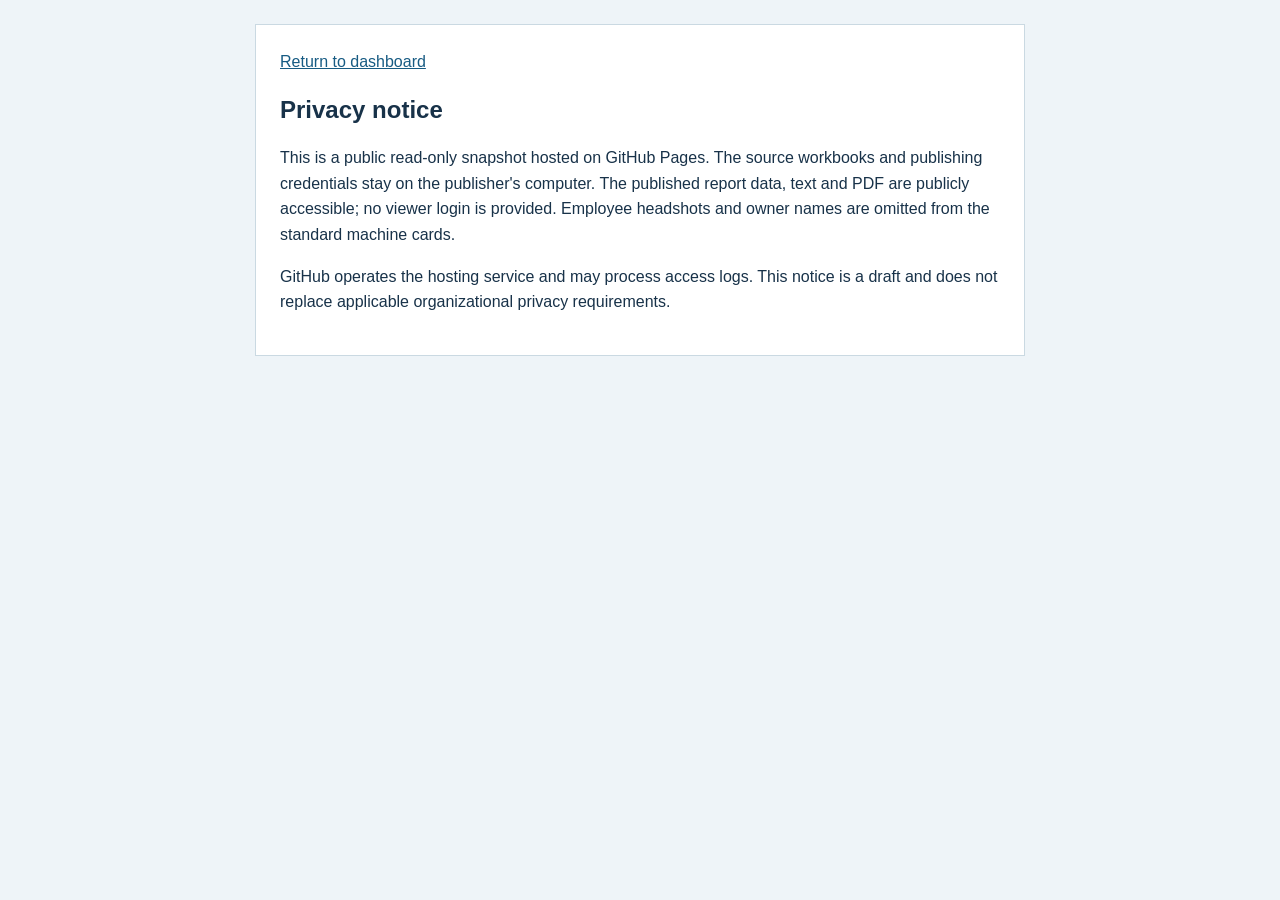
<file: docs/privacy.html>
<!doctype html><html lang="en"><meta charset="utf-8"><meta name="viewport" content="width=device-width,initial-scale=1"><title>Privacy notice | U&amp;M</title><style>body{font:16px/1.6 Segoe UI,Arial,sans-serif;color:#183249;background:#eef4f8;margin:0}main{max-width:720px;padding:24px;margin:24px auto;background:#fff;border:1px solid #cad9e2}h1{font-size:24px}a{color:#175b83}</style><main><a href="./">Return to dashboard</a><h1>Privacy notice</h1><p>This is a public read-only snapshot hosted on GitHub Pages. The source workbooks and publishing credentials stay on the publisher's computer. The published report data, text and PDF are publicly accessible; no viewer login is provided. Employee headshots and owner names are omitted from the standard machine cards.</p><p>GitHub operates the hosting service and may process access logs. This notice is a draft and does not replace applicable organizational privacy requirements.</p></main></html>
</file>
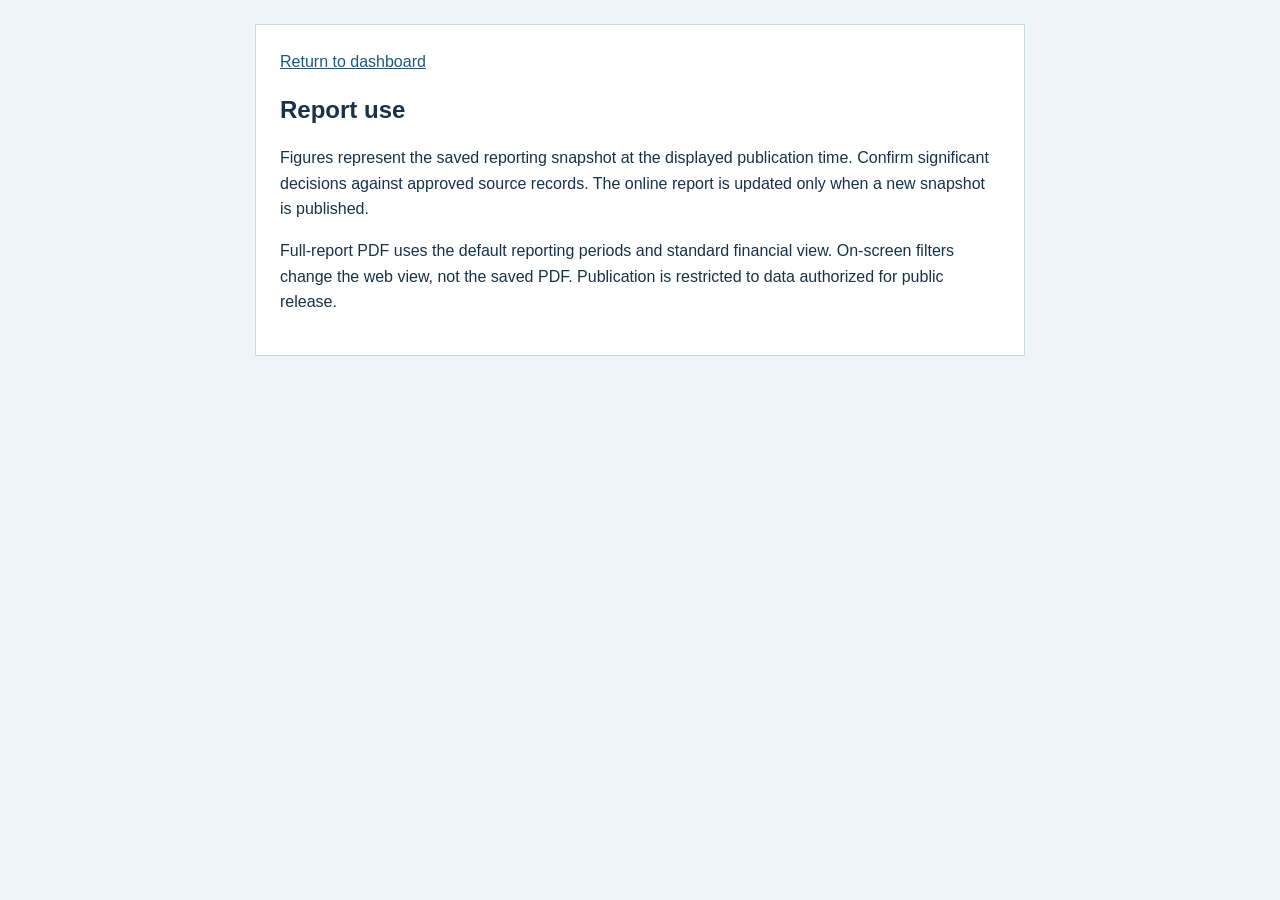
<file: docs/terms.html>
<!doctype html><html lang="en"><meta charset="utf-8"><meta name="viewport" content="width=device-width,initial-scale=1"><title>Report use | U&amp;M</title><style>body{font:16px/1.6 Segoe UI,Arial,sans-serif;color:#183249;background:#eef4f8;margin:0}main{max-width:720px;padding:24px;margin:24px auto;background:#fff;border:1px solid #cad9e2}h1{font-size:24px}a{color:#175b83}</style><main><a href="./">Return to dashboard</a><h1>Report use</h1><p>Figures represent the saved reporting snapshot at the displayed publication time. Confirm significant decisions against approved source records. The online report is updated only when a new snapshot is published.</p><p>Full-report PDF uses the default reporting periods and standard financial view. On-screen filters change the web view, not the saved PDF. Publication is restricted to data authorized for public release.</p></main></html>
</file>
<file: docs/dashboard-polish.css>
/* Shared corporate shell. Workbook-derived cell colours and chart palettes are not overridden. */
:root {
  --bg: #edf2f6;
  --ink: #152d40;
  --muted: #53687a;
  --line: #d4dfe7;
  --nav: #102f46;
  --blue: #175b83;
  --shadow: 0 2px 5px rgba(16,47,70,.04);
}
body { font-family: 'Segoe UI', Arial, sans-serif; font-size: 14px; }
.sidebar { padding: 24px 17px 17px; border-right: 1px solid #0b273d; scrollbar-width: thin; scrollbar-color: #416278 #102f46; }
.sidebar .brandlockup { padding: 0 0 24px; margin-bottom: 18px; gap: 11px; border-bottom: 1px solid #355268; align-items: center; }
.brandmark { flex: 0 0 57px; width: 57px; height: 51px; display: grid; place-items: center; background: #fff; border: 1px solid #d6e0e7; border-radius: 4px; }
.sidebar .brandmark img { width: 45px; height: auto; display: block; }
.brandtext strong { font-size: 15px; letter-spacing: 0; line-height: 1.28; }
.sidebar .brandtext small { color: #c5d6e1; font-size: 11px; line-height: 1.4; letter-spacing: 0; margin-top: 5px; }
.nav-caption { color: #b4c9d7; font-size: 10px; font-weight: 700; letter-spacing: 1.3px; padding: 0 10px 10px; }
.nav { gap: 5px; }
.nav button { min-height: 45px; padding: 11px 10px; border-radius: 4px; font-size: 13px; line-height: 1.3; color: #d5e2ea; transition: background-color 150ms ease, color 150ms ease, border-color 150ms ease; }
.nav button.active { background: #215876; color: #fff; border-left-color: #72c2ed; }
.nav button:hover:not(.active) { background: #1b425c; color: #fff; }
.nav button:focus-visible { outline-color: #a1dcff; }
.sidefoot { border-top: 1px solid #355268; padding: 14px 4px 0; margin-top: auto; color: #bdd0dd; font-size: 11.5px; }
.main { display: flex; flex-direction: column; min-height: 100vh; padding: 25px 28px 20px; }
.top { background: #fff; border: 1px solid var(--line); border-top: 3px solid #175b83; border-radius: 6px 6px 0 0; margin: 0; padding: 20px 22px 18px; align-items: center; box-shadow: var(--shadow); }
.heading-block { min-width: 0; }
.top .eyebrow { font-size: 10.5px; color: #175b83; letter-spacing: 1.6px; font-weight: 700; }
.top h1 { font-size: clamp(23px, 2.05vw, 30px); line-height: 1.2; letter-spacing: -.4px; margin: 7px 0 5px; font-weight: 700; }
.top .sub { color: var(--muted); font-size: 13px; line-height: 1.45; }
.actions { flex-shrink: 0; }
.actions .btn { display: inline-flex; align-items: center; justify-content: center; gap: 7px; min-height: 42px; white-space: nowrap; font-size: 12px; }
.btn, select { border: 1px solid #bfcfdb; background-color: #fff; border-radius: 4px; transition: background-color 150ms ease, border-color 150ms ease, box-shadow 150ms ease; }
.btn:hover:not(:disabled) { background: #f0f6fa; border-color: #759bb4; }
.btn.primary { background: #175b83; border-color: #175b83; }
.btn.primary:hover:not(:disabled) { background: #104766; border-color: #104766; }
.btn:active:not(:disabled) { box-shadow: inset 0 1px 3px rgba(16,47,70,.16); }
.btn:disabled { cursor: progress; color: #52647a; background: #eef3f7; }
#refreshButton { min-width: 135px; }
#refreshButton[aria-busy='true'] .refresh-icon { animation: refresh-turn 1s linear infinite; }
@keyframes refresh-turn { to { transform: rotate(360deg); } }
.stamp { margin: 0 0 20px; padding: 11px 15px 11px 34px; position: relative; background: #f7fafc; border: 1px solid var(--line); border-top: 0; border-radius: 0 0 6px 6px; font-size: 11.5px; color: #52687b; line-height: 1.5; box-shadow: var(--shadow); }
.stamp::before { content: ''; width: 8px; height: 8px; border-radius: 50%; background: #8194a3; position: absolute; left: 15px; top: 16px; }
.stamp[data-state='ready']::before { background: #168344; }
.stamp[data-state='loading']::before { background: #b27d17; }
.stamp[data-error='true'] { color: #9c0006; background: #fff1f1; }
.stamp[data-state='error']::before { background: #b91c1c; }
/* Only one short entrance on tab activation. No animations on values or automatic refresh. */
.section.active { animation: section-in 190ms ease-out both; }
@keyframes section-in { from { opacity: .72; transform: translateY(3px); } to { opacity: 1; transform: translateY(0); } }
.card, .panel, .machine-card { border-radius: 6px; box-shadow: var(--shadow); }
.card { border-top: 2px solid #8baabd; padding: 16px 18px; }
.card .label { color: #52687b; font-size: 11px; letter-spacing: .45px; }
.card .value { font-size: 27px; line-height: 1.23; font-weight: 700; letter-spacing: -.4px; }
.card .foot { font-size: 12px; line-height: 1.45; }
.panel { padding: 19px; }
.panelhead { margin-bottom: 16px; }
.panel h2, .class-performance-header h4, .detail-heading h4 { color: #173d57; font-weight: 700; }
.panel h2 { font-size: 17px; }
.panel .hint, .source-note { line-height: 1.5; }
.toolbar { align-items: center; }
.toolbar label { color: #425b70; }
select:hover { border-color: #739ab3; }
select:focus-visible, .btn:focus-visible, .app-footer-branding:focus-visible { outline: 2px solid #0b79b8; outline-offset: 2px; }
.tablewrap, .kpi-scroll, .pm-detail-scroll, .fi-scroll, .rav-scroll { scrollbar-color: #90a9bc #f0f4f7; }
.kpi-panel, .pm-detail-panel { padding: 0; }
.kpi-banner h2 { color: #fff; }
.pm-detail-banner h2 { color: #102f49; }
.pm-ring-item { border-radius: 5px; }
.class-perf-chart, .pareto-panel, .rca-investigation { border-radius: 5px; }
.app-footer { margin-top: auto; padding-top: 20px; }
.app-footer-branding { padding: 10px 12px; border: 1px solid var(--line); border-radius: 5px; overflow-x: auto; max-width: 100%; scrollbar-width: thin; scrollbar-color: #90a9bc #f0f4f7; overscroll-behavior-x: contain; }
.app-footer-branding img { width: 100%; min-width: 850px; height: auto; }
.app-footer-links { justify-content: flex-start; padding: 12px 2px 0; gap: 9px 18px; font-size: 11.5px; }
.app-footer-links span { margin-right: auto; }
@media(max-width:1050px) {
  .sidebar { padding: 20px 12px 14px; }
  .brandmark { flex-basis: 48px; width: 48px; height: 46px; }
  .sidebar .brandmark img { width: 38px; }
  .sidebar .brandlockup { gap: 8px; }
  .brandtext strong { font-size: 14px; }
  .main { padding: 20px; }
  .top { flex-wrap: wrap; gap: 14px; padding: 17px 18px; }
}
@media(max-width:700px) {
  .sidebar { padding: 13px 14px 14px; border-right: none; }
  .sidebar .brandlockup { margin: 0 0 11px; padding: 0 0 11px; gap: 11px; }
  .brandmark { flex-basis: 49px; width: 49px; height: 43px; }
  .sidebar .brandmark img { width: 38px; }
  .brandtext strong { font-size: 15px; }
  .sidebar .brandtext small { font-size: 11px; margin-top: 3px; }
  .nav-caption { display: none; }
  .mobile-nav label { color: #e2edf4; }
  .main { padding: 12px 10px 20px; min-height: calc(100vh - 155px); }
  .top { display: block; padding: 14px 13px 13px; }
  .top h1 { font-size: 23px; margin-top: 5px; }
  .top .eyebrow { font-size: 10px; letter-spacing: 1.2px; }
  .top .sub { font-size: 12.5px; }
  .actions { margin-top: 12px; display: grid; grid-template-columns: repeat(2,minmax(0,1fr)); gap: 8px; }
  .actions .btn { padding: 8px 5px; font-size: 12px; min-height: 44px; min-width: 0; white-space: normal; }
  #refreshButton { min-width: 0; }
  .actions .btn svg { flex-shrink: 0; }
  .stamp { font-size: 11.5px; margin-bottom: 11px; padding: 9px 10px 9px 27px; }
  .stamp::before { left: 10px; top: 14px; width: 7px; height: 7px; }
  .mobile-guide { margin: 0 1px 12px; }
  .panel { padding: 13px 10px; }
  .kpi-panel, .pm-detail-panel { padding: 0; }
  .panel h2 { font-size: 15px; }
  .card { padding: 13px 11px; }
  .card .value { font-size: 21px; }
  .app-footer { padding-top: 13px; }
  .app-footer-branding { padding: 6px; }
  .app-footer-links { gap: 8px 12px; padding-top: 9px; }
  .app-footer-links span { flex-basis: 100%; }
}
@media(prefers-reduced-motion: reduce) {
  .section.active, #refreshButton[aria-busy='true'] .refresh-icon { animation: none !important; }
  .nav button, .btn, select { transition: none !important; }
}
@media print {
  .main { display: block; min-height: 0; }
  .top { padding: 0 0 12px; border: none; box-shadow: none; }
  .stamp { padding-left: 0; border: none; box-shadow: none; background: transparent; }
  .stamp::before { display: none; }
  .section.active { animation: none !important; }
  .card, .panel, .machine-card { box-shadow: none; }
}

/* Final adaptive DT/RCA layout: preserve all existing card typography and colours. */
.incident-grid.adaptive-incidents{display:grid;grid-template-columns:minmax(0,1fr);gap:10px;align-items:start;min-width:0}
.adaptive-incidents>.incident-card{min-width:0;width:100%;max-width:100%;align-self:start;justify-self:stretch;margin:0;grid-area:auto}
@container (min-width:760px){
 .adaptive-incidents.with-dt.rca-count-3,.adaptive-incidents.with-dt.rca-count-2,.adaptive-incidents.without-dt.rca-count-2,.adaptive-incidents.without-dt.rca-count-3{grid-template-columns:repeat(2,minmax(0,1fr))}
 /* Three RCAs: top left DT, top right second RCA; bottom left first RCA, bottom right third RCA. */
 .adaptive-incidents.with-dt.rca-count-3>.incident-dt{grid-area:1/1/2/2}
 .adaptive-incidents.with-dt.rca-count-3>.rca-investigation:nth-child(2){grid-area:2/1/3/2}
 .adaptive-incidents.with-dt.rca-count-3>.rca-investigation:nth-child(3){grid-area:1/2/2/3}
 .adaptive-incidents.with-dt.rca-count-3>.rca-investigation:nth-child(4){grid-area:2/2/3/3}
 /* Two RCAs: centered DT table followed by two equal-width RCA cards. */
 .adaptive-incidents.with-dt.rca-count-2>.incident-dt{grid-column:1/-1;width:calc((100% - 10px)/2);justify-self:center}
 .adaptive-incidents.without-dt.rca-count-3>.rca-investigation:last-child{grid-column:1/-1}
}
</file>
<file: docs/report-export.css>
/* V28 report and dashboard polish; conditional colours remain workbook-driven. */
:root{--nav:#102f46;--blue:#16638e;--line:#cfdce5;--bg:#edf3f7;--ink:#172e41}
@media screen{
 html:not(.report-mode) .sidebar .brandmark{width:65px;height:56px;flex-basis:65px;border-radius:5px;padding:5px}
 html:not(.report-mode) .sidebar .brandmark img{width:53px;height:auto;max-width:100%;object-fit:contain}
 html:not(.report-mode) .top{border-top:3px solid #14638d;border-radius:7px 7px 0 0;padding:20px 22px}
 html:not(.report-mode) .panel,html:not(.report-mode) .machine-card{border-color:#d0dfe8;border-radius:7px;box-shadow:0 2px 8px rgba(19,52,77,.045)}
 html:not(.report-mode) .panelhead{padding-bottom:9px;border-bottom:1px solid #e5edf2}
 html:not(.report-mode) .nav button{transition:background-color .18s,color .18s,border-color .18s;letter-spacing:.05px}
 html:not(.report-mode) .nav button.active{background:#205a7a;border-left-color:#76c7ef}
 html:not(.report-mode) .actions .btn{transition:background-color .18s,border-color .18s,box-shadow .18s;min-height:43px}
 html:not(.report-mode) .section.active{animation:report-entrance .22s ease-out both}
 @keyframes report-entrance{from{opacity:.78;transform:translateY(4px)}to{opacity:1;transform:translateY(0)}}
 #exportButton{min-width:136px}#exportButton[aria-busy=true] .export-icon{animation:export-pulse 1s ease-in-out infinite alternate}
 @keyframes export-pulse{from{opacity:.5}to{opacity:1}}
 #exportNotice{margin:-10px 0 14px;padding:9px 12px;border:1px solid #cfdee9;background:#f6fafc;font-size:12px;color:#315b75;border-radius:4px;overflow-wrap:anywhere}
 #exportNotice[data-kind=error]{background:#fff2f2;border-color:#eac4c4;color:#9c0006}#exportNotice[data-kind=ready]{background:#eef8f0;border-color:#c5dfcc;color:#086c32}
 @media(max-width:700px){html:not(.report-mode) .sidebar .brandmark{width:45px;height:38px;flex-basis:45px;padding:3px}html:not(.report-mode) .sidebar .brandmark img{width:37px}html:not(.report-mode) .top{padding:14px 13px}#exportButton{min-width:0}html:not(.report-mode) .panelhead{padding-bottom:6px}}
 @media(min-width:701px) and (max-height:660px){html:not(.report-mode) .sidebar .brandmark{width:48px;height:42px;flex-basis:48px;padding:3px}html:not(.report-mode) .sidebar .brandmark img{width:40px}}
}
@media(prefers-reduced-motion:reduce){html:not(.report-mode) .section.active,#exportButton[aria-busy=true] .export-icon{animation:none!important}html:not(.report-mode) .nav button,html:not(.report-mode) .actions .btn{transition:none!important}}
/* Full report rendering, independent of the user's viewport or active tab. */
.report-mode body{margin:0;background:white;color:#17354d;font-family:'Segoe UI',Arial,sans-serif;font-size:12px;-webkit-print-color-adjust:exact;print-color-adjust:exact}
.report-mode .sidebar,.report-mode .top,.report-mode .stamp,.report-mode .mobile-guide,.report-mode .app-footer,.report-mode #exportNotice,.report-mode .toolbar,.report-mode .fi-view{display:none!important}
.report-mode .shell,.report-mode .main{display:block!important;position:static!important;width:100%!important;max-width:none!important;margin:0!important;padding:0!important;min-height:0!important;overflow:visible!important}
.report-mode .section.report-visible{display:block!important;animation:none!important;width:100%!important;max-width:none!important}
.report-mode *, .report-mode *::before,.report-mode *::after{animation:none!important;transition:none!important}
.report-mode .panel,.report-mode .machine-card,.report-mode .card{box-shadow:none!important;border:1px solid #cfdce5;border-radius:5px}
.report-mode .panel{padding:13px 15px;margin-bottom:10px}
.report-mode .kpi-panel,.report-mode .pm-detail-panel{padding:0}
.report-mode .panelhead{margin-bottom:8px}.report-mode .panel h2{font-size:16px}.report-mode .hint{font-size:11px}
.report-mode .cards{grid-template-columns:repeat(4,minmax(0,1fr));margin-bottom:10px;gap:9px}
.report-mode .card{padding:10px 13px}.report-mode .card .value{font-size:23px;margin:4px 0}.report-mode .card .foot{font-size:11px}
.report-mode .export-page{display:block;break-before:page;page-break-before:always;box-sizing:border-box;min-width:0;width:100%;margin:0;padding:0}
.report-mode .export-page:first-child{break-before:auto;page-break-before:auto}
.report-mode .export-page-title{display:flex;align-items:center;gap:16px;padding:8px 0 12px;margin:0 0 12px;border-bottom:3px solid #17648c;break-after:avoid;page-break-after:avoid}
.report-mode .export-page-title img{width:73px;height:auto;object-fit:contain}
.report-mode .export-company{font-size:10px;letter-spacing:1.3px;color:#286389;font-weight:700}
.report-mode .export-page-title h1{font-size:25px;line-height:1.15;margin:4px 0;color:#163c56}
.report-mode .export-page-title p{font-size:12px;color:#52687a;margin:0}
.report-mode .unified-matrix th,.report-mode .unified-matrix td{font-size:11.5px!important;padding:7px 3px!important;position:static!important}
.report-mode .unified-matrix .matrix-goal{font-size:12px!important;white-space:normal!important}
.report-mode .unified-matrix thead{display:table-header-group!important}
.report-mode table tr{break-inside:avoid;page-break-inside:avoid}
.report-mode .chartbox.export-vector{height:auto!important;overflow:visible}.report-mode .export-vector svg{display:block;width:100%;height:auto}
.report-mode .reliability-plot svg{display:block;max-height:280px;width:100%;height:auto}
.report-mode .pm-ring-grid{grid-template-columns:repeat(4,minmax(0,1fr));gap:9px}.report-mode .pm-ring-item{padding:8px 10px}.report-mode .pm-ring-svg{max-width:128px}.report-mode .pm-ring-counts{font-size:11px}.report-mode .pm-ring-counts b{font-size:13px}
.report-mode .pm-compare-table th,.report-mode .pm-compare-table td{font-size:11px!important}
.report-mode .class-perf-chart{padding:7px 10px;margin:0 0 7px;break-inside:avoid;page-break-inside:avoid}
.report-mode .class-perf-chart h5{font-size:14px}.report-mode .class-perf-chart p{font-size:10px;margin:3px 0}
.report-mode .class-perf-charts{gap:5px}.report-mode .class-performance{margin-top:8px;padding-top:6px}.report-mode .class-performance-header{margin-bottom:5px}
.report-mode .class-plot svg{width:100%!important;height:auto!important;max-height:190px!important;min-width:0!important}
.report-mode .class-perf-legend{margin:3px 0;font-size:10.5px}
.report-mode .machine-card{padding:10px 13px}.report-mode .machine-owner{margin-bottom:5px}.report-mode .machine-owner img{width:42px;height:42px}.report-mode .machine-metrics{margin:6px 0;gap:8px}.report-mode .machine-metric{padding:6px 9px}.report-mode .machine-metric b{font-size:14px}
.report-mode .machine-incidents{margin:0;padding:0;border:0}.report-mode .incident-grid{align-items:start;gap:10px;display:grid;grid-template-columns:repeat(2,minmax(0,1fr))}.report-mode .incident-column{display:block}.report-mode .incident-card{margin-bottom:9px;break-inside:avoid;page-break-inside:avoid}.report-mode .incident-card td,.report-mode .incident-card th{font-size:11.5px!important;line-height:1.3;padding:4px 6px!important}.report-mode .incident-card .rca-field-table th{width:24%}.report-mode .incident-pareto{break-inside:avoid;page-break-inside:avoid}.report-mode .incident-pareto svg{max-height:260px!important;width:100%;height:auto}
.report-mode .export-brand-footer img{width:100%;height:auto;max-width:100%;display:block}.report-mode .export-brand-footer{margin-top:12px}
.report-mode .export-page[data-report-section=waste]>.class-perf-chart{margin-bottom:10px}
.report-mode .export-page[data-report-section=waste] .class-plot svg{max-height:185px!important}
.report-mode .panel,.report-mode .pm-ring-panel,.report-mode .chartbox,.report-mode .reliability-plot{break-inside:avoid;page-break-inside:avoid}
.report-mode .export-machine-page .machine-card,.report-mode .export-incident-page .machine-incidents{break-inside:auto;page-break-inside:auto}
@media print{.report-mode .export-page{break-before:page}.report-mode .export-page:first-child{break-before:auto}}
/* Tight, full-width plots in the exported deck: one machine's 3 metrics per page. */
.report-mode .export-page-title{padding:3px 0 8px;margin-bottom:9px;gap:13px}
.report-mode .export-page-title img{width:61px}
.report-mode .export-page-title h1{font-size:23px;margin:3px 0}
.report-mode .export-machine-page .class-plot{display:block!important;height:160px!important;min-height:0!important;max-height:none!important}
.report-mode .export-machine-page .class-plot svg{height:160px!important;max-height:160px!important}
.report-mode .export-machine-page .class-perf-chart{padding:5px 9px;margin-bottom:4px}
.report-mode .export-machine-page .class-perf-chart header{margin:0 0 2px;align-items:center}
.report-mode .export-machine-page .class-rating{padding:3px 7px;line-height:1.2;font-size:11px;display:flex;align-items:center;gap:6px}
.report-mode .export-machine-page .class-rating small{font-size:9px;margin:0}
.report-mode .export-machine-page .class-perf-legend{margin:2px 0;font-size:10px}
.report-mode .export-machine-page .class-perf-chart p{margin:2px 0;line-height:1.2}
.report-mode .export-machine-page .class-performance{margin-top:5px;padding-top:5px}
.report-mode .export-machine-page .class-perf-charts{gap:4px}
.report-mode .export-page[data-report-section=waste] .class-plot svg{max-height:155px!important}
.report-mode .export-incident-page .incident-card td,.report-mode .export-incident-page .incident-card th{font-size:11px!important;line-height:1.27;padding:3px 5px!important}
.report-mode .export-incident-page .incident-pareto svg{max-height:215px!important}

.report-mode .export-incident-page.is-long .incident-grid{display:block!important}.report-mode .export-incident-page.is-long .incident-card{break-inside:auto;page-break-inside:auto}.report-mode .export-incident-page.is-long .incident-column{display:block}.report-mode .export-incident-page.is-long thead{display:table-header-group}

/* V30: adaptive incident report pages. No forced empty columns or orphaned Pareto pages. */
.report-mode .export-incident-layout{display:grid;grid-template-columns:minmax(0,1fr);gap:12px;min-width:0;align-items:start}
.report-mode .export-incident-pair{display:grid;grid-template-columns:minmax(0,1fr) minmax(0,1fr);gap:14px;align-items:start;min-width:0}
.report-mode .export-dt-only{grid-template-columns:minmax(0,1fr) minmax(0,1.22fr)}
.report-mode .export-single-rca{grid-template-columns:minmax(0,1fr) minmax(0,1.15fr)}
.report-mode .export-incident-column{display:flex;flex-direction:column;gap:10px;min-width:0}
.report-mode .export-incident-layout .export-full-row{grid-column:1/-1}
.report-mode .export-incident-layout .incident-card{margin:0;min-width:0;width:100%;max-width:100%}
.report-mode .export-incident-layout .incident-card .incident-header{padding:8px 10px;min-height:0}
.report-mode .export-incident-layout .incident-card .incident-header h5{font-size:14px;line-height:1.3}
.report-mode .export-incident-layout .incident-card .incident-problem{padding:8px 10px}
.report-mode .export-incident-layout .incident-card td,.report-mode .export-incident-layout .incident-card th{padding:6px 8px!important;font-size:12px!important;line-height:1.35!important;vertical-align:middle}
.report-mode .export-incident-layout .incident-card .rca-field-table th{width:25%}
.report-mode .export-incident-layout .incident-pareto{margin:0;padding:12px;min-width:0;max-width:100%;break-inside:avoid;page-break-inside:avoid}
.report-mode .export-incident-layout .incident-pareto h4{font-size:14px;margin:0 0 5px}
.report-mode .export-incident-layout .incident-pareto svg{display:block;width:100%!important;height:auto!important;max-height:none!important;min-width:0!important}
.report-mode .export-incident-layout .pareto-legend{margin-top:4px;font-size:11px;justify-content:center}
.report-mode .export-inline-incidents{margin-top:11px!important;padding-top:11px!important;border-top:1px solid #b8ccd9!important;break-inside:avoid;page-break-inside:avoid}
.report-mode .export-incident-page .export-long-flow{display:block!important}
.report-mode .export-long-flow .incident-card,.report-mode .export-long-flow .incident-pareto{margin-bottom:10px}
.report-mode .export-long-flow .export-dt-flow{break-inside:avoid;page-break-inside:avoid}
.report-mode .export-long-flow .incident-card{break-inside:avoid;page-break-inside:avoid}
.report-mode .export-long-flow .export-can-split{break-inside:auto!important;page-break-inside:auto!important}
.report-mode .export-long-flow thead{display:table-header-group!important}
.report-mode .export-long-flow .incident-header,.report-mode .export-long-flow .incident-problem{break-after:avoid;page-break-after:avoid}
/* Four populated tables retain the original compact two-column sequence. */
.report-mode .export-incident-multiple{gap:8px}
.report-mode .export-incident-multiple .export-incident-pair{gap:10px}
.report-mode .export-incident-multiple .export-incident-column{gap:8px}
.report-mode .export-incident-multiple .incident-card .incident-header{padding:5px 8px}
.report-mode .export-incident-multiple .incident-card .incident-header h5{font-size:12px}
.report-mode .export-incident-multiple .incident-card .incident-problem{padding:5px 8px}
.report-mode .export-incident-multiple .incident-card td,.report-mode .export-incident-multiple .incident-card th{padding:3px 5px!important;font-size:11px!important;line-height:1.27!important}
.report-mode .export-incident-multiple .incident-pareto{padding:8px}
.report-mode .export-incident-multiple .incident-pareto h4{font-size:12px}
.report-mode .machine-incidents{container-type:normal!important;contain:none!important}
.report-mode .export-long-flow .incident-dt-table td,.report-mode .export-long-flow .incident-dt-table th{padding:3px 6px!important;font-size:11.5px!important;line-height:1.32!important}
.report-mode .export-long-flow .export-dt-flow>.incident-card{margin-bottom:10px}

/* Final PDF layout mirrors the website's populated RCA-count rules. */
.report-mode .export-adaptive-layout{gap:10px}
.report-mode .export-adaptive-layout .adaptive-incidents{display:grid;grid-template-columns:minmax(0,1fr);gap:10px;align-items:start}
.report-mode .export-adaptive-layout .adaptive-incidents.with-dt.rca-count-3,
.report-mode .export-adaptive-layout .adaptive-incidents.with-dt.rca-count-2,
.report-mode .export-adaptive-layout .adaptive-incidents.without-dt.rca-count-2,
.report-mode .export-adaptive-layout .adaptive-incidents.without-dt.rca-count-3{grid-template-columns:repeat(2,minmax(0,1fr))}
.report-mode .export-adaptive-layout .with-dt.rca-count-3>.incident-dt{grid-area:1/1/2/2}
.report-mode .export-adaptive-layout .with-dt.rca-count-3>.rca-investigation:nth-child(2){grid-area:2/1/3/2}
.report-mode .export-adaptive-layout .with-dt.rca-count-3>.rca-investigation:nth-child(3){grid-area:1/2/2/3}
.report-mode .export-adaptive-layout .with-dt.rca-count-3>.rca-investigation:nth-child(4){grid-area:2/2/3/3}
.report-mode .export-adaptive-layout .with-dt.rca-count-2>.incident-dt{grid-column:1/-1;width:calc((100% - 10px)/2);justify-self:center}
.report-mode .export-adaptive-layout .without-dt.rca-count-3>.rca-investigation:last-child{grid-column:1/-1}
.report-mode .export-adaptive-layout>.incident-pareto{width:100%;grid-column:1/-1}

/* Compact A3 export only: preserve the four-panel layout and full-width chart. */
.report-mode .export-adaptive-layout.export-incident-multiple .incident-card td,.report-mode .export-adaptive-layout.export-incident-multiple .incident-card th{padding:2px 5px!important}
.report-mode .export-adaptive-layout.export-incident-multiple .incident-pareto{padding:6px 8px}

/* V32: align the screen layout with the approved PDF, including at Windows zoom. */
@media screen {
 html:not(.report-mode) #kpiScorecard{container-type:inline-size;min-width:0;max-width:100%;overflow:visible!important}
 html:not(.report-mode) #overview .kpi-panel{border-radius:6px;overflow:hidden}
 html:not(.report-mode) #overview .kpi-banner{padding:15px 18px}
 html:not(.report-mode) #overview .kpi-meta{padding:9px 16px}
 html:not(.report-mode) #kpiScorecard:not(.matrix-record-view) .kpi-unified td,
 html:not(.report-mode) #kpiScorecard:not(.matrix-record-view) .kpi-unified thead th{font-size:clamp(9px,.78cqw,11.5px)!important;line-height:1.25!important;padding:7px 2px!important}
 html:not(.report-mode) #kpiScorecard:not(.matrix-record-view) .kpi-unified .matrix-goal{font-size:clamp(10px,.84cqw,12px)!important;line-height:1.3!important;padding:7px 5px!important;word-break:normal!important;overflow-wrap:break-word!important}
 html:not(.report-mode) #kpiScorecard:not(.matrix-record-view) .kpi-unified .kpi-num{margin-right:4px;font-size:clamp(8px,.65cqw,10px)}
 html:not(.report-mode) #kpiScorecard.matrix-record-view .kpi-unified tr{grid-template-columns:repeat(20,minmax(0,1fr));border:1px solid #cbd9e3}
 html:not(.report-mode) #kpiScorecard.matrix-record-view .kpi-unified tr td{grid-column:span 5;padding:8px 3px!important;font-size:clamp(10px,3cqw,12px)!important;line-height:1.35}
 html:not(.report-mode) #kpiScorecard.matrix-record-view .kpi-unified tr td.kpi-threshold{grid-column:span 4}
 html:not(.report-mode) #kpiScorecard.matrix-record-view .kpi-unified tr td::before{font-size:clamp(9px,2.7cqw,11px);margin-bottom:4px;white-space:normal}
 html:not(.report-mode) #kpiScorecard.matrix-record-view .kpi-unified tr .matrix-goal{grid-column:1/-1}
 /* All RCA-count rules use the same card order as the print renderer. */
 html:not(.report-mode) .machine-incidents .adaptive-incidents{display:grid!important;grid-template-columns:minmax(0,1fr)!important;gap:10px!important;align-items:start!important}
 html:not(.report-mode) .machine-incidents .adaptive-incidents>.incident-card{width:100%;max-width:100%;min-width:0;grid-area:auto;align-self:start;justify-self:stretch;margin:0!important}
 html:not(.report-mode) .machine-incidents .incident-pareto{width:100%;margin-top:10px!important;min-width:0}
 @media(min-width:701px){
  @container (min-width:640px){
   html:not(.report-mode) .machine-incidents .adaptive-incidents:is(.with-dt.rca-count-3,.with-dt.rca-count-2,.without-dt.rca-count-2,.without-dt.rca-count-3){grid-template-columns:repeat(2,minmax(0,1fr))!important}
   html:not(.report-mode) .machine-incidents .adaptive-incidents.with-dt.rca-count-3>.incident-dt{grid-area:1/1/2/2}
   html:not(.report-mode) .machine-incidents .adaptive-incidents.with-dt.rca-count-3>.rca-investigation:nth-child(2){grid-area:2/1/3/2}
   html:not(.report-mode) .machine-incidents .adaptive-incidents.with-dt.rca-count-3>.rca-investigation:nth-child(3){grid-area:1/2/2/3}
   html:not(.report-mode) .machine-incidents .adaptive-incidents.with-dt.rca-count-3>.rca-investigation:nth-child(4){grid-area:2/2/3/3}
   html:not(.report-mode) .machine-incidents .adaptive-incidents.with-dt.rca-count-2>.incident-dt{grid-column:1/-1;justify-self:center;width:calc((100% - 10px)/2)}
   html:not(.report-mode) .machine-incidents .adaptive-incidents.without-dt.rca-count-3>.rca-investigation:last-child{grid-column:1/-1}
  }
 }
 /* Keep a full-width reporting canvas on smaller laptops and zoomed desktops. */
 @media(min-width:701px) and (max-width:1209px){
  html:not(.report-mode) .shell{display:block!important}
  html:not(.report-mode) .sidebar{display:grid!important;grid-template-columns:minmax(0,1fr) minmax(220px,360px);align-items:center;gap:18px;width:100%!important;height:auto!important;min-height:0!important;max-height:none!important;position:sticky!important;top:0!important;padding:10px 18px!important}
  html:not(.report-mode) .sidebar .brandlockup{border:0;margin:0;padding:0}
  html:not(.report-mode) .sidebar .brandmark{width:48px;height:42px;flex-basis:48px}
  html:not(.report-mode) .sidebar .brandmark img{width:38px}
  html:not(.report-mode) .sidebar .nav,html:not(.report-mode) .sidebar .nav-caption,html:not(.report-mode) .sidebar .sidefoot{display:none!important}
  html:not(.report-mode) .sidebar .mobile-nav{display:block!important;min-width:0}
  html:not(.report-mode) .sidebar .mobile-nav select{height:40px;min-height:40px;margin-top:3px}
  html:not(.report-mode) .main{width:100%!important;margin:0!important;padding:16px!important}
 }
 @media(min-width:1210px) and (max-width:1350px){
  html:not(.report-mode) .shell{grid-template-columns:210px minmax(0,1fr)!important}
  html:not(.report-mode) .sidebar{width:100%!important;padding-left:12px;padding-right:12px}
  html:not(.report-mode) .main{padding:19px 17px!important}
 }
 @media(max-width:700px){
  html:not(.report-mode) #overview .kpi-banner{padding:12px 11px}
  html:not(.report-mode) #overview .kpi-banner h2{font-size:15px;line-height:1.3}
  html:not(.report-mode) #overview .kpi-meta{padding:8px 10px}
  html:not(.report-mode) #kpiScorecard.matrix-record-view{padding:6px!important;background:#f3f7fa}
  html:not(.report-mode) .machine-incidents .adaptive-incidents>.incident-card{width:100%;grid-area:auto}
 }
}
</file>
